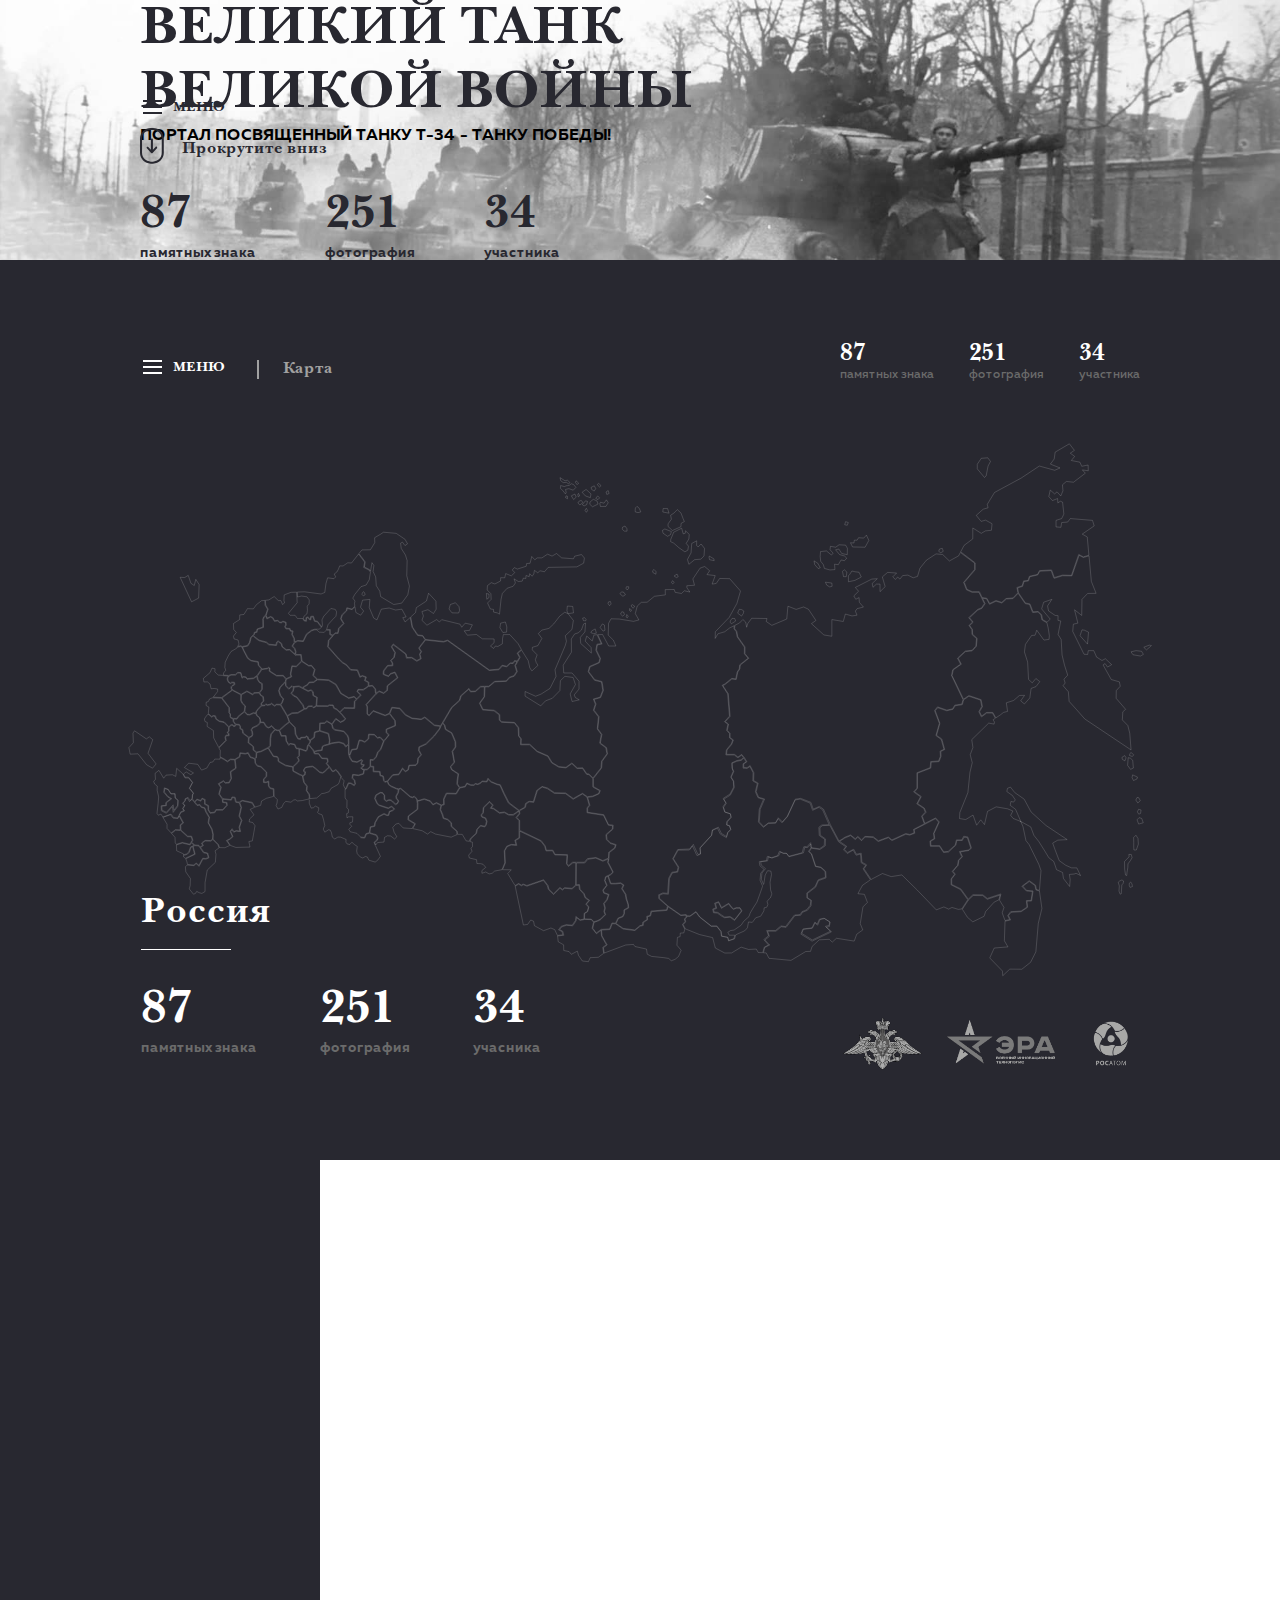
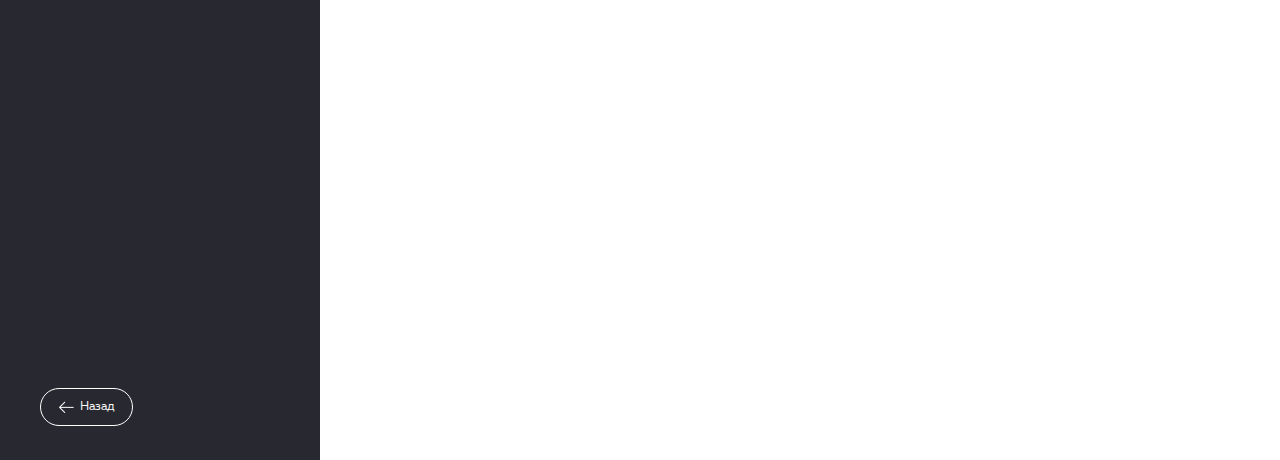
<file: index.html>
<!DOCTYPE html>
<html lang="en">
<head>
    <meta charset="UTF-8">
    <meta name="viewport" content="width=device-width, initial-scale=1.0">
    <meta http-equiv="X-UA-Compatible" content="ie=edge">
    <link rel="stylesheet" href="css/jquery.fullPage.css">
    <link rel="stylesheet" href="css/owl.carousel.min.css">
    <link rel="stylesheet" href="css/owl.theme.default.min.css">
    <link rel="stylesheet" type="text/css" href="css/jquery.fancybox.css">
	<link rel="stylesheet" type="text/css" href="css/jquery.fancybox-thumbs.css">
    <link rel="stylesheet" href="css/style.min.css">
    <title>T-34</title>
</head>
<body>
    <div id="fullpage">
        <div id="main-page" class="section main-page">
            <div class="main-page__menu menu">
                <div class="menu__btn"><span></span></div>
                <div class="menu__text">меню</div>
            </div>
            <!-- /.menu -->

            <div class="main-page__main main-page-main">
                <div class="main-page-main__title">
                    великий танк великой войны
                </div>

                <div class="main-page-main__subtitle">
                    портал посвященный танку т-34 - танку победы!
                </div>

                <div class="main-page__numbers numbers">
                    <div class="numbers__signs">
                        <span id="number-signs">87</span>
                        <span class="numbers__text">памятных знака</span>
                    </div>

                    <div class="numbers__photos">
                        <span id="number-photos">251</span>
                        <span class="numbers__text">фотография</span>
                    </div>

                    <div class="numbers__members">
                        <span id="number-members">34</span>
                        <span class="numbers__text">участника</span>
                    </div>

                </div>
            </div>
            <!-- /.main-page-main -->

            <div class="main-page__btn main-page-btn">
                <div class="main-page-btn__link-block">
                    <a class="main-page-btn__link main-page-btn__icon" href="#map-page">
                        <svg xmlns="http://www.w3.org/2000/svg" width="24" height="36" viewBox="0 0 24 36"><g><g><path d="M12.96 2.044c4.824 0 8.79 3.925 8.79 8.79v14.022c0 4.824-3.926 8.79-8.79 8.79h-2.126c-4.824 0-8.79-3.925-8.79-8.79V10.834c0-4.865 3.966-8.79 8.79-8.79zm10.833 22.812V10.834C23.793 4.864 18.928 0 12.96 0h-2.126C4.864 0 0 4.865 0 10.834v14.022C0 30.825 4.865 35.69 10.834 35.69h2.126c5.968 0 10.833-4.865 10.833-10.834z"/></g><g><path d="M16.966 18.928c-.368-.409-1.022-.409-1.43 0l-2.617 2.862V11.406c0-.572-.45-1.022-1.022-1.022-.573 0-1.022.45-1.022 1.022v10.425l-2.617-2.862c-.368-.409-1.022-.409-1.43 0a.995.995 0 0 0 0 1.308l4.333 4.783c.368.41 1.022.41 1.43 0l4.375-4.783c.327-.408.327-.98 0-1.349z"/></g></g></svg>
                    </a>
                    <a class="main-page-btn__link" href="#map-page">Прокрутите вниз</a>
                </div>
            </div>
            <!-- /.main-page-btn -->
        </div>
    <!-- /#main-page -->

        <div id="map-page" class="section map-page">
            <div class="map-page__menu menu menu_dark-bg">
                <div class="menu__btn menu__btn_dark-bg"><span></span></div>
                <div class="menu__text menu__text_dark-bg">меню</div>
                <div class="menu__descr">Карта</div>
            </div>
            <div class="map-page__info header-info">
                <div class="map-page__numbers numbers numbers_dark-bg">
                    <div class="numbers__signs numbers__signs_small">
                        <span class="numbers__count">87</span>
                        <span class="numbers__text numbers__text_small">памятных знака</span>
                    </div>

                    <div class="numbers__photos numbers__photos_small">
                        <span class="numbers__count">251</span>
                        <span class="numbers__text numbers__text_small">фотография</span>
                    </div>

                    <div class="numbers__members numbers__members_small">
                        <span class="numbers__count">34</span>
                        <span class="numbers__text numbers__text_small">участника</span>
                    </div>
                </div>
            </div>
            <div class="map-page__russia">
               <svg id="mapSvg" xmlns="http://www.w3.org/2000/svg" width="1325" height="691" viewBox="0 0 1325 691"><g><path fill="none" stroke="#fff" stroke-miterlimit="50" stroke-opacity=".3" d="M1050.044 137.205v0l-.998 2.992v0l2.66 1.829v0l3.158-1.829v0l-1.164-3.823v0z"/></g><g><path fill="none" stroke="#fff" stroke-miterlimit="50" stroke-opacity=".3" d="M788.897 220.154v0l4.987 3.823v0l2.327-3.49v0l.665-2.993v0l-2.66-1.829v0l-3.324-.498v0z"/></g><g><path fill="none" stroke="#fff" stroke-miterlimit="50" stroke-opacity=".3" d="M779.09 231.79v0l1.662 2.16v0l5.485-3.49v0l-1.163-3.325v0l-3.49-.166v0l-1.996 2.992v0z"/></g><g><path fill="none" stroke="#fff" stroke-miterlimit="50" stroke-opacity=".3" d="M902.432 180.092v0l8.311 1.164v0l.333 4.156v0l-3.159.83v0l-3.823-2.326v0z"/></g><g><path fill="none" stroke="#fff" stroke-miterlimit="50" stroke-opacity=".3" d="M924.54 166.13v0l1.33 6.815v0h3.49v0l.832-5.985v0l-3.49-2.992v0z"/></g><g><path fill="none" stroke="#fff" stroke-miterlimit="50" stroke-opacity=".3" d="M932.187 171.78v7.814l8.478-1.829v0l8.145-4.322v0l-2.826-6.15v0l-5.32-.665v0l-3.989-.998v0l-2.826 4.489v0z"/></g><g><path fill="none" stroke="#fff" stroke-miterlimit="50" stroke-opacity=".3" d="M934.847 129.06v0l2.66 5.486v0l16.29.332v0l4.82-8.81v0l-3.158-6.816v0l-3.491 3.824v0l-6.65-.499v0l-1.828 3.158v0h-3.657v0l-.498 3.657v0z"/></g><g><path fill="none" stroke="#fff" stroke-miterlimit="50" stroke-opacity=".3" d="M928.53 101.798v0l-1.164 3.99v0l3.325.665v0l1.33-3.491v0z"/></g><g><path fill="none" stroke="#fff" stroke-miterlimit="50" stroke-opacity=".3" d="M919.72 137.205v0l3.823 5.818v0l7.148 1.496v0l.166-8.311v0l-2.327-3.99v0l-8.478-.498v0l-4.322 3.158v0l-6.815-1.164v0l-.499 4.489v0l3.99 4.322v0l-2.161 2.493v0l-6.483-5.32v0l-7.647.832v0l-.499 6.15v0l.665 6.317v0l3.491 4.488v0l1.33 4.82v0l7.148 1.996v0l6.483-.5v0l-.499-6.98v0l4.82.664v0l3.658-6.15v0l4.322.997v0l2.992-3.324v0l-2.992-2.826v0l-6.317-1.829v0l-5.153-6.15v0z"/></g><g><path fill="none" stroke="#fff" stroke-miterlimit="50" stroke-opacity=".3" d="M887.637 152.498v0l.998 4.987v0l4.488 4.987v0l2.66-.997v0l-3.325-5.985v0z"/></g><g id="56"><path fill="none" stroke="#fff" stroke-miterlimit="50" stroke-opacity=".3" d="M1076.973 141.693v0l-2.161 4.322v0l-11.969 6.65v0l-8.644-8.312v0l-8.644-.831v0l-12.467 8.145v0l-8.311 10.306v0l-3.159 10.64v0l-5.651 1.828v0l-6.816-3.491v0l-6.815.665v0l-3.491 4.488v0l-2.992-2.66v0l-2.826 3.159v0l-3.491-3.325v0l4.987-4.987v0l-11.636-.831v0l-6.816 5.818v0l3.658 12.633v0l-6.65 6.483v0-9.807 0h-4.654v0l-4.488 4.156v0l-.998-4.987v0l6.65-6.15v0l-7.148.498v0l-21.278 10.805v0l4.156 4.987v0l-6.15 5.984v0l2.493 4.322v0l4.322-2.161v0l.332 6.15v0l5.32 6.15v0l-8.145 1.996v0l-2.328 3.158v0l2.161 5.32v0l-6.483.997v0l-8.644-2.494v0l-2.66 9.642v0l-14.794-2.494v21.61l-10.306-1.662v0l-16.124-14.629v0l5.818-4.155v0l-9.641-14.462v0l-6.317-2.992v0l-9.641 3.158v0l-10.64-4.156v0l-1.495 16.623v0l-19.283 8.145v0l-7.314-4.986v0l.998-3.824v0l-19.782-.332v0l-5.153 6.981v0l-1.33 4.655v0l-1.33-6.815v0l-3.657-3.159v0l-4.322 4.488v0l-5.984 2.992v0l-.332 4.156v0l2.826 3.657v.166l1.33 6.816v0l9.308 13.132v8.81l4.82 5.652v0l.167.332v0l-.332.167v0l-10.805 8.644v0l-.499 4.986v0l-.166.167v0l-2.494 3.823v0l-1.994 9.309v.332h-.333v0l-5.32-.665v0l-8.643 6.982v0l-2.992 1.496v0l6.815 10.472v0h.166v.167l2.328 29.09v.166l-.167.166v0l-5.984 6.65v0l3.99 2.992v0l.166.166v.166l-1.662 7.813v0l3.49 3.823v0h.167v5.652l3.99 2.826v0l.332.166v0l-.167.333v0l-1.994 5.319v0l-6.15 7.48v0l-.666 5.486v0h10.14v0h.166v0l4.489 3.49v0l4.654-3.158v0l.333-.166v0l.166.332v0l2.66 3.325v0l.332.166v0l3.324 5.32v0l.333.332v0l-.333.166v0l-3.989 2.494v4.654l4.322.333v0l3.657-2.494v0l.333-.332v0l.166.498v0l4.488 8.478v0l.166.166v.167l-.332 10.14v0l5.651 3.324v0l.333.166v0l-.166.167v0l-2.494 10.804v0l3.159 7.148v0l7.314 2.161v0l.498.167v0l-.166.332v0l-5.652 13.132v0l-1.163 16.124v0l5.652 5.985v0l6.15-4.655v0h.166v0l9.143-.332v0l3.324-5.818v0l.167-.499v0l.332.332v0l4.987 4.987v0l6.483-7.48v0l9.974-21.61v0l.166-.166v0l.166-.166v0l6.65-.998v0h.166v0h.166v0l13.132 5.153v0l.166.167v.166l2.826 8.478v0l7.813-3.491v0l.166-.166v0l.166.166v0l4.987 3.324v.167h.166v0l8.81 19.947v0l11.304 21.277v0l7.314-4.654v0-.166 0l7.48-2.992v0h.167v0l.332.166v0l5.652 4.654v0l3.158-2.826v0l.167-.166v0l.332.166v0l4.488 4.322v0l4.322-4.322v0-.166 0h.333v0l10.306.499v0h.166v0h.166v0l6.483 5.153v0l12.966-4.82v0h.167v0l.166.166v0l4.322 3.49v0l17.786-8.145v0h.166v0l5.154 1.164v0l5.485-2.161v0l-.665-4.156v0-.332 0h.166v0l13.798-7.148v0l-3.491-9.641v0-.333 0l.166-.166v0l4.488-4.987v0l-1.829-4.654v0l-8.81-5.819v0l-.332-.166v0l.166-.332v0l4.655-8.81v0l-8.478-5.985v0l-.499-.332v0l.333-.333v0l3.99-4.654v0-19.615 0-.332 0h.332v0l16.789-6.483v0l.665-7.48v0-.5 0h.332v0l9.974-.664v0l2.327-6.15v0l-.332-6.318v0-.332 0l.166-.166v0l4.82-2.161v0l-3.657-12.8v0l-6.649-4.82v0l-.166-.167v0-.166 0l4.488-15.626v0l-6.15-16.29v0l-.166-.166v0l.166-.166v0l3.49-4.489v0l.167-.166v0h.166v0l11.969 4.156v0l7.48-1.662v0l2.66-4.655v0l.166-.166v0h.166v0l8.976-1.33v0l1.496-5.818v0l-14.794-30.919v0h-.166v0-.166 0l1.662-7.646v0l.166-.167v0l9.974-6.981v0l-3.823-7.314v0l-.166-.333v0l.166-.166v0l9.807-9.143v0h.167v0l8.643-.997v0l4.987-5.486v0l.831-9.64v0l-5.651-4.988v0-.166 0l-.166-.166v0l-.167-6.15v0l-3.657-5.32v0l-.166-.333v0l.332-.166v0l4.156-3.99v0l-4.488-5.485v0l-.332-.332v0l.332-.167v0l11.137-10.306v0-.166 0h.167v0l4.986-1.995v0l3.658-5.485v0l-6.982-14.628v0h-8.81v0h-.166v0l-6.982-3.159v0h-.166v0-.166 0l-3.657-9.309v0-.332 0l.166-.167v0l13.963-16.456v0-8.145 0z"/></g><g><path fill="none" stroke="#fff" stroke-miterlimit="50" stroke-opacity=".3" d="M1098.915 33.478v0l9.309 11.138v0l2.16-1.995v0l2.494-12.8v0l3.158-5.984v0l-3.49-4.655v0l-8.478.665v0l-5.153 7.647v0z"/></g><g id="83"><path fill="none" stroke="#fff" stroke-miterlimit="50" stroke-opacity=".3" d="M1243.368 145.184v0l-2.16-23.604v0l-6.484-3.657v0l15.46-10.639v0l-2.162-7.148v0l-28.757-2.327v0l-3.325 4.488v0l-7.813.665v0l-.997 6.15v0l-6.317-.498v0-8.478 0l7.314-2.327v0l2.826-5.818v0l-1.662-15.46v0l-2.826-1.163v0l-3.324 2.16v0l-.333-5.65v0l-6.649 2.659v0l-4.655-5.153v0l1.83-8.478v0l5.65 4.987v0l3.16-2.66v0l4.82 5.32v0l2.826-6.65v0l-.665-7.812v0l5.153-4.322v0l9.143.997v0l15.293-11.636v0l-3.824-4.322v0l7.647 1.164v0l-.166-7.48v0l-8.312 1.662v0l-2.327-5.32v0l-11.137-2.16v0l4.322-5.32v0l-5.652-4.156v0l5.32-3.657v0l-6.484-8.478v0l-18.451 10.805v0l-1.164 8.81v0l-4.987 6.65v0l12.467 4.987v0l-6.815 2.992v0l-19.947-5.486v0l-23.273 15.46v0l-34.741 18.783v0l-9.31 15.293v0l.998 4.489v0l-6.317 1.828v0l-8.976 7.98v0l6.317 7.812v0l5.651-1.662v0l8.478 4.654v0l-.831 8.478v0l-7.813.83v0l-5.32 3.16v0l-10.97-6.982v14.13l-11.304 8.477v0l-4.322 8.311v0l18.618 14.13v0l.166.166v8.81l-14.13 16.457v0l3.491 8.976v0l6.816 2.992v0h8.976v0h.166v0l.167.167v0l3.49 7.48v0l5.819.831v0h.166v0l.166.166v0l3.657 6.65v0l7.979-3.824v0h.166v0l7.314 2.327v0l5.652-4.986v0h.166v0l8.644-.665v0l6.483-6.65v0l-1.163-6.482v0l-.167-.333v0l.333-.166v0l6.483-1.995v0l1.828-6.15v0-.333 0h.333v0l5.485-.499v0l1.663-5.153v0l.166-.332v0h.166v0l10.14-2.327v0l2.66-4.821v0-.166 0h.332v0l14.96-.831v0h.333v0l.167.166v0l3.49 9.641v0l10.473-3.158v0h.166v0l11.47.332v0l9.309-26.763v0l.166-.332v0l.332.166v0l5.652 2.992v0z"/></g><g><path fill="none" stroke="#fff" stroke-miterlimit="50" stroke-opacity=".3" d="M1314.348 264.37v0l3.49 3.325v0l6.484-5.485v0l-2.826-.665v0z"/></g><g><path fill="none" stroke="#fff" stroke-miterlimit="50" stroke-opacity=".3" d="M1286.089 406.83v0l.499 2.493v0l3.324 1.994v0l1.496-3.99v0l-1.662-2.825v0z"/></g><g><path fill="none" stroke="#fff" stroke-miterlimit="50" stroke-opacity=".3" d="M1296.395 401.842v0l-.498 2.494v0l3.657 1.33v0l1.828-2.161v0l-3.49-2.993v0z"/></g><g><path fill="none" stroke="#fff" stroke-miterlimit="50" stroke-opacity=".3" d="M1294.234 407.162v0l-.83 9.973v0l3.822 5.153v0l3.658-1.662v0l-.832-9.974v0l-2.826-2.66v0z"/></g><g><path fill="none" stroke="#fff" stroke-miterlimit="50" stroke-opacity=".3" d="M1299.886 429.436v0l-.665 3.657v0l1.829 3.657v0l4.488-1.994v0l.665-2.494v0z"/></g><g><path fill="none" stroke="#fff" stroke-miterlimit="50" stroke-opacity=".3" d="M1305.704 458.693v0l-1.662 3.324v0l2.66 3.824v0l3.158-2.993v0l-1.995-3.823v0z"/></g><g><path fill="none" stroke="#fff" stroke-miterlimit="50" stroke-opacity=".3" d="M1306.036 477.31v0l1.829 2.992v0l2.327-.997v0l.665-4.488v0l-3.158-.831v0z"/></g><g><path fill="none" stroke="#fff" stroke-miterlimit="50" stroke-opacity=".3" d="M1308.198 484.79v0l-2.494 2.827v0l1.995 5.485v0l5.984-1.662v0l-1.995-5.652v0z"/></g><g><path fill="none" stroke="#fff" stroke-miterlimit="50" stroke-opacity=".3" d="M1304.208 507.564v0l-2.992 2.992v0l.166 6.317v6.65l.166 3.157v0h3.159v0l2.66-7.646v0l-.5-7.314v0z"/></g><g><path fill="none" stroke="#fff" stroke-miterlimit="50" stroke-opacity=".3" d="M1295.065 532.332v0l3.159.166v0l.997 4.156v0l-2.16 3.657v0l-3.16 4.322v0l-.166 4.655v0l-.997 5.984v0l-.499 4.488v0l-1.496-.665v0l-1.163-7.813v0l-.166-9.64v0l3.823-4.157v0l2.16-1.828v0z"/></g><g><path fill="none" stroke="#fff" stroke-miterlimit="50" stroke-opacity=".3" d="M1283.762 583.863v0l1.496-.665v0l.665-11.303v0l1.828-2.161v0l.499-2.992v0l-2.161-1.33v0l-3.159 1.496v0l-1.662 1.496v0l1.496 4.82v0l-.498 6.484v0z"/></g><g><path fill="none" stroke="#fff" stroke-miterlimit="50" stroke-opacity=".3" d="M1295.564 572.56v0l.998 2.493v0l3.158-1.163v0l-.665-3.325v0l-1.662-2.493v0l-1.829 1.662v0z"/></g><g><path fill="none" stroke="#fff" stroke-miterlimit="50" stroke-opacity=".3" d="M1234.392 241.763v0l-2.494 7.647v0l9.642 10.805v0l1.33-15.46v0l-5.32-2.493v0z"/></g><g><path fill="none" stroke="#fff" stroke-miterlimit="50" stroke-opacity=".3" d="M1297.891 270.189v0l2.494 3.823v0l9.641 1.662v0l3.823-2.16v0l-2.327-3.99v0l-7.148-.831v0z"/></g><g id="31"><path fill="none" stroke="#fff" stroke-miterlimit="50" stroke-opacity=".3" d="M1123.018 355.63v0l5.818-3.823v0l3.99-3.158v0l5.319-1.33v0l-1.663-11.137v0l9.476-2.992v0l7.48-6.483v0l6.65-.167v0l-4.988 7.148v0l4.82 3.99v0l6.982-7.813v0l1.663-12.301v0l6.317-2.327v0l4.986-6.483v0l-5.153-3.99v0l-4.654 5.652v0l-4.82-4.488v0l-1.164-22.441v0l-4.156-13.132v0l1.33-9.808v0l7.979-11.47v0l4.488-.332v0l2.16-6.483v0l9.31 12.8v0l6.649-.998v0l.332-4.82v0l-1.496-9.808v0l-1.662-6.815v0l-6.15-3.491v0l-.167-.166v0l-.166-.166v0l-1.164-6.317v0l-3.99-3.657v0l-6.482.499v0h-.332v0l-.167-.167v0l-3.823-10.14v0l-5.652-1.163v0l-.166-.167v0l-8.976-13.132v0l-6.317 6.65v0l-.166.166v0h-.166v0l-8.478.498v0l-5.652 5.154v0l-.166.166v0l-.333-.166v0l-7.314-2.328v0l-7.979 3.824v0l-.498.166v0l-.167-.333v0l-3.823-6.815v0l-4.987-.665v0l3.159 6.815v0l.166.167v0l-.166.332v0l-3.824 5.652v0l-.166.166v0l-5.153 2.161v0l-10.805 9.974v0l4.488 5.32v0l.333.332v0l-.333.332v0l-4.322 3.99v0l3.491 5.153v.166l.332 6.15v0l5.652 4.987v0l.166.167v.166l-.997 9.974v.332l-5.153 5.652v0l-.166.166v0h-.166v0l-8.644.997v0l-9.31 8.644v0l3.824 7.314v0l.166.333v0l-.332.166v0l-10.14 7.148v0l-1.496 7.314v0l14.794 30.586v0l6.816-4.654v0h.166v0h.166v0l15.293 5.153v0h.333v.332l1.662 8.478v.333l-3.657 6.649v0l2.66 5.485v0l6.15-4.488v0l.166-.166v0h.166v0h7.813v0h.166v0l.167.332v0z"/></g><g id="46"><path fill="none" stroke="#fff" stroke-miterlimit="50" stroke-opacity=".3" d="M1134.82 618.772v0l-.83 25.433v0l4.653 7.812v0l-17.786 1.496v0l-5.818 12.8v0l16.457 16.955v0l.332 6.151v0l9.143-8.644v0l15.625.166v0l11.304-8.976v0l6.815-13.465v0l3.159-36.903v0l4.654-19.282v0l-3.158-22.607v0l-4.489-1.33v0h-.166v0-.333 0l-1.163-5.319v0l-7.314-5.32v0l-8.312 6.151v0l4.82 5.32v0l7.98.664v0l.332.167v.332l-1.828 12.301v.333h-.333v0l-5.652.166v0l.832 7.813v.166l-.167.166v0l-7.979 5.32v0l-.166.166v0l-13.132.83v0l-3.324 4.323v0l2.493 5.153v0l.332.498v0h-.498v0z"/></g><g id="78"><path fill="none" stroke="#fff" stroke-miterlimit="50" stroke-opacity=".3" d="M1127.672 591.51v0l5.819 9.475v0l-2.328 6.982v0l3.657 9.973v0l5.985-1.33v0l-2.328-4.82v0l-.166-.166v0l.166-.333v0l3.491-4.654v0l.167-.167v0h.166v0l13.298-.83v0l7.647-5.154v0l-.832-7.979v0-.498 0h.333v0l5.818-.167v0l1.662-11.47v0l-7.646-.664v0h-.167v0l-.166-.167v0l-5.32-5.651v0l-.332-.333v0l.5-.332v0l8.81-6.65v0l.332-.166v0l.166.167v0l7.813 5.485v0l.166.166v.167l.997 5.319v0l3.99 1.163v0l1.994-25.599v0l-2.825-8.145v0l-12.634-25.6v0l-3.99-4.986v0l-3.823-17.953v0l-2.493-5.984v0l-.831-.998v0l-9.475-3.823v0l-3.158-3.99v0l2.825-5.651v0l-6.981-2.826v0l-14.629-2.494v0l-11.137 5.818v0l-3.99 17.122v0l-4.82-6.15v0l-5.32 6.981v0l-4.654-13.132v0l-9.475 5.818v0l-7.979-1.33v0l.333-7.646v0l10.472-25.932v0l2.66-26.098v0l2.992-12.633v0l-2.66-10.307v0l3.491-9.308v0l-1.496-10.14v0l21.942-21.444v0l6.982 1.33v0l.499-2.66v0l-1.829-2.992v0l2.992-1.995v0l-3.823-6.649v0h-7.48v0l-6.317 4.82v0l-.333.167v0l-.332-.333v0l-2.992-6.15v0l-.166-.166v0l.166-.333v0l3.657-6.649v0l-1.662-8.145v0l-14.961-4.987v0l-6.816 4.654v0l-1.662 5.985v.166l-.332.166v0l-8.977 1.33v0l-2.66 4.488v0l-.165.166v0h-.167v0l-7.812 1.829v0h-.167v0l-11.636-3.99v0l-3.158 3.99v0l5.984 16.124v0l.166.166v0l-.166.167v0l-4.322 15.293v0l6.65 4.654v0l.165.166v0l3.658 13.465v0l.166.332v0h-.333v0l-4.82 2.328v0l.332 6.15v.166l-2.493 6.483v.333h-.333v0l-9.807.665v0l-.665 7.48v.332h-.333v0l-16.789 6.483v19.615l-.166.167v0l-3.657 4.322v0l8.478 5.984v0l.166.166v0l-.166.333v0l-4.489 8.81v0l8.478 5.652v0h.166v.166l2.161 5.153v.166l-.166.333v0l-4.654 4.82v0l3.324 9.309v0l13.631-6.982v0l.333-.166v0l.166.166v0l4.488 4.987v0l.166.167v0l-.166.166v0l-6.65 14.462v0l.832 6.981v.333l-.333.166v0l-4.986 2.826v0l.332 5.652v0h11.304v0h.166v0l.166.332v0l4.987 7.647v0l5.652-.499v0l9.142-8.311v0l1.496-6.317v0-.333 0h.333v0h6.982v0l1.994-4.34v0l.166-.333v0h.333v0l4.82.831v0h.333v.333l4.488 13.797v0l.167.166v0l-.167.166v0l-2.992 2.992v0l-.166.167v0h-.166v0l-10.971 1.828v0l2.66 5.818v0l.166.333v0l-.167.166v0l-4.488 4.654v0l-.997 6.317v.166h-.167v0l-6.482 7.647v0l2.825 3.49v0l.167.167v0l-.167.332v0l-4.488 5.818v7.148l11.802 5.818v0h.167v.167l9.475 13.132v0l5.818-5.652v0l.166-.166v0h.166v0l12.634.166v0l.166.166v0h.166v0l5.486 4.488v0l16.955-5.652v0l.665-.166v0l-.166.665v0z"/></g><g id="12"><path fill="none" stroke="#fff" stroke-miterlimit="50" stroke-opacity=".3" d="M1079.632 603.312v0l6.483 10.306v0l6.982 5.985v0l14.628-7.148v0l1.995-6.15v0l11.137-12.302v0l5.984-2.826v0l1.663-6.316v0l-16.457 5.485v0l-.166.166v0l-.167-.166v0l-5.818-4.654v0l-12.3-.166v0l-6.151 5.818v0z"/></g><g id="2"><path fill="none" stroke="#fff" stroke-miterlimit="50" stroke-opacity=".3" d="M961.61 564.747v0l14.628-7.647v0l11.303 3.99v0l13.797-2.161v0l19.948 19.615v0l24.602 25.6v0l9.807-3.824v0l6.15 2.826v0l4.323-2.161v0l8.145 2.493v0l4.488-.498v0l7.813-11.969v0l-9.475-13.132v0l-11.803-5.984v0h-.332v0-.333 0-7.48 0-.166 0h.166v0l4.322-5.818v0l-2.826-3.491v0l-.166-.166v0l.166-.333v0l6.65-7.646v0l1.163-6.317v0-.166 0l4.322-4.655v0l-2.826-6.15v0l-.166-.499v0l.499-.166v0l11.47-1.829v0l2.66-2.66v0l-4.323-13.298v0l-4.322-.665v0l-2.16 4.156v.166h-.333v0h-6.816v0l-1.33 6.151v0l-.166.166v0l-9.309 8.644v0h-.166v0h-.166v0l-5.984.499v0h-.167v0l-.166-.333v0l-5.153-7.646v0h-11.304v0h-.332v0-.333 0l-.499-6.316v0-.333 0h.333v0l4.987-2.992v0l-.831-6.815v0-.167 0h.166v0l6.483-14.295v0l-3.99-4.488v0l-27.594 14.295v0l.665 4.156v0l.166.332v0l-.332.167v0l-5.984 2.16v0l-.167.167v0l-5.153-1.164v0l-17.786 8.145v0l-.333.167v0l-.166-.167v0l-4.322-3.657v0l-12.8 4.821v0h-.332v0h-.166v0l-6.483-5.153v0l-10.306-.499v0l-4.322 4.488v0l-.167.167v0l-.332-.167v0l-4.654-4.322v0l-2.993 2.826v0l-.332.167v0l-.333-.167v0l-5.651-4.82v0l-7.314 2.992v0l-6.982 4.488v0l8.81 5.984v0l.333.167v0l-.167.498v0l-2.66 3.657v0l4.156 3.99v0l7.315-3.99v0l.332-.332v0l.332.498v0l3.491 6.151v0l5.652-1.33v0h.499v.333l.83 11.303v0l5.819 3.159v0l.332.332v0l-.166.333v0l-3.324 4.654v0z"/></g><g id="64"><path fill="none" stroke="#fff" stroke-miterlimit="50" stroke-opacity=".3" d="M1155.599 490.609v0l-.333-.831v0l12.8 6.981v0l4.156 10.971v0l6.317 7.98v0l7.646 12.134v0l5.32 8.81v0l6.316 4.82v0l1.995 5.653v0l1.662 4.987v0l7.813 3.657v0l1.164 7.812v0l7.979 10.307v0l.665-8.977v0l-.998-6.649v0l6.15-.499v0l2.494-.997v0l5.818 2.992v0l-4.82-9.974v0h-6.816v0l-7.48-3.324v0l-8.478-5.984v0l-5.32-13.964v0l-3.158-8.81v0l6.65-3.823v0l12.134-.665v0l-27.428-18.285v0l-19.282-17.454v0l-8.977-16.623v0l-12.134-8.478v0l-5.652-7.148v0l-3.823 1.662v0l-.831 4.156v0l7.147 4.987v0l3.824 5.818v0l-2.161 2.826v0l-3.491-.831v0l-.998 4.987v0l6.982 5.153v0l6.815 15.792v0l-.498-.167v0z"/></g><g id="11"><path fill="none" stroke="#fff" stroke-miterlimit="50" stroke-opacity=".3" d="M117.663 394.694v0l1.829 3.325v0l-.333 7.98v0l5.486 2.991v0l3.99 2.66v0l3.823-2.66v0h.166v0l5.652.333v0l5.818-3.657v0l.665-4.489v0-.332 0h.498v0l6.483.831v0l3.491-.997v0l.333-.167v0l.166.333v0l2.66 5.153v0l5.818 2.161v0l1.33-1.164v0l.332-6.483v0l-3.823-2.825v0l-.167-.167v0-.166 0l-.166-4.156v0l-2.493-2.327v0l-3.657-2.66v0l-.167-.166v0-.166 0l.499-6.483v0l-7.314-5.652v0h-.166v0-.166 0l-.665-4.322v0l-2.66-1.33v0l-.332-.166v0-.166 0-2.66 0l-.998-1.995v0l-4.155-.332v0l-.832 1.828v.167h-.166v0l-1.828.332v0h-.167v0l-.166-.166v0l-1.163-1.496v0h-1.663v0l-2.826 2.493V372.586l-1.662 2.327v0l1.496.998v0h.166v2.493l.167.499v0h-.499v0l-2.992-.167v0l-1.164 1.995v0l.831 4.156v.166l-.166.166v0z"/></g><g id="6"><path fill="none" stroke="#fff" stroke-miterlimit="50" stroke-opacity=".3" d="M103.534 350.81v0l-3.159 3.823v0l-1.496 2.494v0l.665 3.158v0l3.159 1.496v0l-.333 4.987v0l8.145 5.32v0l.333 9.474v0l6.483 12.301v0l8.976-9.142v0l-.83-3.99v0-.166 0l1.329-2.493v0l.166-.167v0h.333v0l2.66.167v0-1.663 0l-1.497-1.163v0l-.332-.167v0l.166-.332v0l1.829-2.494v0-4.488 0l-5.985-6.15v0l-5.984-1.164v0l-.166-.166v0l-4.156-2.826v0h-.166v0-.166 0l-1.164-3.491v0l-1.995-.332v0l-2.16 1.163v0l-.333.166v0l-.166-.332v0z"/></g><g id="28"><path fill="none" stroke="#fff" stroke-miterlimit="50" stroke-opacity=".3" d="M109.186 329.699v0l-3.657 1.496v0l-1.663 3.49v0l-2.66.666v0l-.166 4.322v0l3.657 2.16v0l-.83 8.146v0l4.321 3.823v0l1.995-1.164v0l.166-.166v0l.166.166v0l2.494.333v0h.166v0l.166.332v0l.998 3.657v0l3.99 2.66v0l5.983 1.33v0h.167v0h.166v0l5.818 6.15v0l2.66-2.493v0h.166v0h.166v0h1.995v0h.332v0l1.164 1.496v0l1.163-.332v0l.665-1.497v0l-2.66-3.657v0-.166 0l-.332-3.49v0l-2.826-.998v0h-.166v0-.166 0l-.831-1.829v0-.166 0-2.992 0l-1.33-1.662v0l-.166-.167v0-.166 0-6.317 0l-9.475-12.3v0z"/></g><g id="7"><path fill="none" stroke="#fff" stroke-miterlimit="50" stroke-opacity=".3" d="M122.65 300.775v0l-5.984-.499v0l-4.322-4.156v0l.332-3.99v0l-3.99-.83v0l-2.493 5.818v0l-8.643 7.48v0l.664 4.655v0l4.489-.167v0l3.49 2.826v0l1.33 6.15v0l3.99-.498v0l4.488.831v3.159l-5.652 7.314v0l10.639.498v0l13.464-9.807v0l-.997-1.662v0l-.166-.167v0-.166 0-2.16 0-.167 0h.166v0l1.662-1.662v0l2.328-1.33v0l-.333-1.829v0l-2.66-.166v0l-1.496.997v0l-.166.167v0h-.332v0l-2.327-1.496v0h-.167v0-.167 0l-1.496-2.826v0-.166 0l-.166-2.493v0-.167 0-.166 0l1.496-2.327v0l-6.483-.499v0h-.166v0z"/></g><g id="68"><path fill="none" stroke="#fff" stroke-miterlimit="50" stroke-opacity=".3" d="M141.434 264.038v0l-.997 1.662v0l-7.148 4.156v0l-3.657 5.818v0l-3.823 7.98v0l-.5 6.648v0l1.164 3.824v0l-2.825 3.49v0l-.167 2.66v.166l6.816.333v0l2.826-1.164v0h.166v0h5.485v0l2.826-2.66v0l.167-.166v0h.166v0l3.99.333v0h.332v.166l1.662 5.818v0l1.496-.831v0l.166-.166v0l.167.166v0l2.992.332v0h.166v.167l1.496 2.16v0l7.813-.83v0l4.488-2.993v0l5.153-7.314v0l.333-1.828v0l-3.658-4.322v0-.167 0l-.498-3.823v0l-8.81-1.662v0h-.167v0l-4.155-3.158v0h-.167v0l-5.485-10.473v0l-1.829-4.322v0l-1.662-.831v0l-3.325.831v0h-.166v0z"/></g><g id="43"><path fill="none" stroke="#fff" stroke-miterlimit="50" stroke-opacity=".3" d="M121.82 329.865v0l9.308 12.3v0l.166.167V348.815l1.33 1.662V353.802l.831 1.496v0l2.826.997v0l4.322.167v0l1.496-2.494v0l8.311-6.815v0l.832-6.816v0l-3.491-3.158v0l-.166-.166v0l-1.829-3.99v0-.166 0l.166-6.981v0l-10.97-5.819v0z"/></g><g id="30"><path fill="none" stroke="#fff" stroke-miterlimit="50" stroke-opacity=".3" d="M150.743 347.984v0l-7.98 6.483v0l-1.495 2.66v0l-.166.166v0h-.167v0l-4.322-.166v0l.333 3.158v0l2.493 3.49v0l4.489.333v0h.332v.166l1.33 2.328v2.659l2.826 1.33v0l.166.166v.167l.665 4.322v0l7.148 5.485v0l3.49-1.496v0l.832-2.16v0l-.499-3.492v0l-.997-2.16v0l-.167-.167v0l.167-.166v0l1.496-2.66v0l.166-.166v0l5.984-2.826v0l3.657-3.158v0l.166-3.99v0l-.83-2.66v0l-3.325-2.493v0-.166 0l-1.164-2.826v0l-2.992-.332v0l-4.82 2.16v0h-.167v0l-3.49-.332v0h-.167v0-.166 0z"/></g><g id="70"><path fill="none" stroke="#fff" stroke-miterlimit="50" stroke-opacity=".3" d="M171.355 361.781V362.612l-.166.166v0l-3.657 3.325v0h-.166v.166l-5.984 2.66v0l-1.33 2.327v0l.83 1.995v.166h.167v0l.499 3.657v.166l-.998 2.494v0h-.166v0l-.166.166v0l-3.49 1.662v0l-.5 6.15v0l3.491 2.494v0h.167v0l2.493 2.494v0l.166.166v0l.166 4.156v0l3.658 2.826v0l5.319-.998v0l10.639-5.485v0l1.33-1.829v0l.166-8.81v0-.166 0l.997-5.985v0-.166 0h.166v0l4.655-5.485v0l-3.824-4.156v0l-2.16 1.33v0h-.167v0l-1.828.665v0h-.167v0h-.166v0l-2.992-1.829v0l-.166-.166v0l-2.66-4.82v0z"/></g><g id="74"><path fill="none" stroke="#fff" stroke-miterlimit="50" stroke-opacity=".3" d="M146.753 325.876v0l-.166 6.981v0l1.663 3.657v0l3.657 3.491v0l.166.166v.166l-.831 6.982v0l2.992 3.657v0l3.158.166v0l4.655-2.16v0h.166v0h.166v0l2.992.332v0l.333-1.829v0-.166 0l2.16-2.992v0l4.323-4.655v0-2.992 0-.166 0h.166v0l2.66-2.66v0l-.665-5.319v0l-2.993-1.995v0h-.166v0-.166 0l-1.496-2.826v0l-6.483.333v0l-1.662 1.994v0l-.166.167v0l-.333-.167v0l-5.818-3.49v0l-1.496-.499v0z"/></g><g id="60"><path fill="none" stroke="#fff" stroke-miterlimit="50" stroke-opacity=".3" d="M172.851 340.171v0l-4.322 4.655v0l-2.16 2.826v0l-.333 1.994v0l1.164 2.826v0l3.158 2.66v0h.166v.166l.831 2.826v0h.167v.166l-.167 2.66v0l4.489.332v0h.166v0l.166.167v0l2.66 4.82v0l2.66 1.662v0l1.828-.498v0l2.327-1.662v0l.333-.167v0l.332.333v0l4.156 4.488v0l2.66.997v0h2.493v0l8.311-7.48v0h.167v0l4.322-3.158v0l-.998-2.826v0l-1.662-4.488v0l-8.644-14.462v0l-5.153-.167v0l-1.829 1.663v0l-.166.166v0l-.332-.166v0l-1.995-1.33v0l-1.995-1.496v0l-.997.83v0h-.167v.167l-3.657.831v0h-.166v0h-.166v0l-1.995-.997v0l-1.33 1.33v0l-.166.166v0h-.166v0z"/></g><g id="19"><path fill="none" stroke="#fff" stroke-miterlimit="50" stroke-opacity=".3" d="M169.86 322.717v0l1.163-1.496v0l1.995-2.826v0-6.649 0l-3.159-1.829v0l-2.493-3.823v0-.166 0l-.665-3.823v0l-4.156 2.826v0h-.166v0l-8.145.83v0h-.166v0l-.167-.166v0l-1.496-2.16v0l-2.66-.5v0l-1.828 1.164v0l-.499.167v0l-.166-.499v0l-1.662-5.984v0l-3.491-.166v0l-2.992 2.825v0h-.166v0h-.167v0h-5.485v0l-2.66 1.164v0l-1.496 2.66v0l.166 2.493v0l1.33 2.66v0l1.995 1.163v0l1.496-1.163v0h.166v0l3.159.166v0h.332v0l.166.332v0l.333 2.328v.332l-.166.166v0l-2.494 1.496v0l-1.496 1.33v1.995l1.164 1.829v0l11.137 5.818v0l6.982-4.156v0h.166v0h.166v0l1.829.665v0h.166v0l5.485 3.324v0l1.496-1.828v0-.166 0h.167v0z"/></g><g id="35"><path fill="none" stroke="#fff" stroke-miterlimit="50" stroke-opacity=".3" d="M167.532 301.606v0l.665 4.156v0l2.161 3.657v0l3.325 1.662v0l.166.166v7.481l-2.161 2.992v0l-1.164 1.496v0l1.33 2.826v0l3.158 1.994v0h.167v.167l.665 5.818v.166l-.167.166v0l-2.66 2.494v2.493l3.658-.166v0l1.496-1.33v0l.166-.166v0h.332v0l2.161.997v0l3.325-.831v0l1.164-.997v0l.332-.167v0l.166.167v0l2.328 1.662v0l1.828 1.163v0l1.662-1.496v0-.166 0h.167v0l5.485.166v0l1.995-2.992v0l1.33-3.99v0l-1.33-1.163v0l-2.327-2.992v0l-.167-.166v0l-1.828-5.984v0l-.166-.167v0h.166v0l1.33-4.322v0l4.488-5.153v0l2.826-2.66v0l.499-2.992v0l-3.491-4.155v0H192.3v0h-.166v0l-9.309-5.984v0h-.166v0-.333 0l.332-3.49v0l-1.163-.5v0l-.998.998v0h-.166v0l-7.813 1.164v0l-.166.664v.167z"/></g><g id="8"><path fill="none" stroke="#fff" stroke-miterlimit="50" stroke-opacity=".3" d="M203.604 309.751v0l-2.161 1.995v0l-4.488 4.987v0l-1.33 3.99v0l1.995 5.817v0l2.327 2.993v0l1.33 1.33v0l.332.166v0l-.166.332v0l-1.496 4.156v0l-1.995 3.158v0l8.312 13.963v0l5.818-3.49v0h.166v0l7.314-.333v0l8.145-4.82v0l-1.828-4.655v0l-7.813-10.14v0l-3.99-1.828v0l-3.158-3.325v0l-.166-.166v0l.166-.333v0l2.327-2.992v0l.831-3.657v0l-1.828-1.828v0l-3.99 3.324v0l-.332.166v0l-.166-.166v0l-3.824-3.99v0-.166 0-.166 0z"/></g><g id="14"><path fill="none" stroke="#fff" stroke-miterlimit="50" stroke-opacity=".3" d="M214.243 316.068v0l.664.499v0l.167.166v0l-.167.166v0l-.997 3.99v.166l-2.16 2.66v0l2.825 2.992v0l3.823 1.828v0h.166v0l8.146 10.306v.167l1.662 4.654v0l2.66-.499v0l1.828-2.66v0l.166-.166v0h.167v0l4.82-.332v0h.167v0h.166v0l1.828 1.829v0l3.159-1.663v0l.83-10.638v0l-4.82-2.66v0h-.166v0-.333 0l-.166-4.322v0l-2.328-1.994v0l-3.49 1.163v0l-.167.167v0l-.166-.167v0l-11.636-6.15v0z"/></g><g id="24"><path fill="none" stroke="#fff" stroke-miterlimit="50" stroke-opacity=".3" d="M226.211 316.9v0l6.982 3.656v0l3.49-1.163v0h.167v0l.332.166v0l2.494 2.16v.333l.332 4.322v0l4.82 2.66v0h.167v.332l-.831 10.639v0h14.296v0l1.828-1.164v0h.166v0l4.82.167v0h.167v0l.166.166v0l1.33 3.657v0l3.823 1.662v.166l3.325 3.325v0l5.32-5.486v0h.166v0h.166v0l12.8.167v0l.332-8.146v0-.166 0l2.493-2.826v0l-2.825-2.826v0l-6.816 1.829v0h-.166v0-.166 0l-10.306-5.985v0h-.167v0-.166 0l-6.316-11.303v0l-9.31-5.652v0l-14.295-.831v0l-4.82 3.49v0h-.167v0l-5.652.333v0l-1.662 2.493v.167z"/></g><g id="72"><path fill="none" stroke="#fff" stroke-miterlimit="50" stroke-opacity=".3" d="M204.767 304.93v0l6.15-2.825v0l-.83-2.826v0h-.166v0-.166 0l1.994-10.473v0-.332 0h.333v0l5.32.498v0l6.814-6.649v0l-.997-7.646v0h-6.483v.332l-.665-.499v0l-7.148-6.483v0l-4.488.333v0l-.166-.166v0l-5.153-4.156v0h-.166v0-.166 0l-.998-3.824v0l-3.823-2.825v0l-1.33 1.163v0l-.665 3.491v0l-.166.332v0h-.332v0l-9.475-.83v0h-.167v0h-.166v0l-3.158-2.827v0l-9.31-2.493v0h-.165v0l-4.821-3.657v0h-.166v0l-2.494-2.66v0l-2.66 2.494v0l-1.33 6.15v.166h-.165v0l-2.66 4.322v0l-.166.167v0h-.167v0l-6.483 1.163v0l1.663 3.99v0l5.485 10.306v0l4.156 2.992v0l8.81 1.496v0l.333.166v.167l.498 4.155v0l3.657 4.322v0l.167.166v0l-.167.167v.498l7.48-.997v0l1.164-1.164v0l.167-.166v0l.332.166v0l1.496.832v0h.333v0l-.167.332v0l-.166 3.49v0l8.976 5.819v0l8.312-.166v0h.332v.166z"/></g><g id="85"><path fill="none" stroke="#fff" stroke-miterlimit="50" stroke-opacity=".3" d="M244.496 305.928v0l-5.32-4.987v0l-.165-.166v0l.166-.166v0l1.995-7.314v0l-3.99-4.821v0l-3.324.166v0h-.167v0-.166 0l-8.81-5.652v0l-6.815 6.65v0l-.166.165v0h-.167v0l-5.153-.498v0l-1.828 9.974v0l.997 3.158v.332l-.166.167v0l-6.65 2.992v0l-.664 3.158v0l.332 4.987v0l3.491 3.657v0l3.99-3.325v0l.166-.166v0l.332.166v0l.998.998v0l7.646-.831v0h.166v0h.167v0l3.823 1.994v0l6.982-4.155v0l1.662-2.66v0-.166 0h.332v0l5.652-.333v0z"/></g><g id="42"><path fill="none" stroke="#fff" stroke-miterlimit="50" stroke-opacity=".3" d="M234.689 461.352v0l-.167 4.821v0l2.494 6.317v0l3.158-.665v0l2.161-1.995v0l4.488 2.161v0l-.166 3.158v0l-1.33 2.826v0l1.496 1.663v0l4.322 1.496v0l1.829 6.15v0l1.662 7.647v0l-1.995 4.654v0l1.995 3.99v0l4.987-3.159v0l2.161.665v0l1.496 3.325v0l1.164 5.651v0l3.158 2.328v0l3.99-2.494v0l3.657.166v0l6.981 2.993v0l-.332 3.324v0l1.662 2.494v0l3.491.665v0l2.66-2.993v0l3.158 2.993v0l3.823 2.493v0l-.83 5.984v0l.83 3.491v0l3.99 4.322v0l3.158 1.164v0l3.325-1.995v0l2.66.831v0l1.828 3.99v0l8.145 2.493v0l3.325-2.493v0l3.49-4.987v0l-6.15-13.465v0l-.499-.332v0l-.166-.167v0-.166 0l-1.33-3.99v0-.166 0l.167-.332v0l3.324-2.493v0l.831-2.494v0l-1.662-3.49v0l-8.644-2.66v0l-3.99.997v0l-1.994 4.987v0l-.166.166v0H306v0l-5.153-.499v0h-.166v0sv0l-8.81-1.994v0h-.167v0-.167 0l-1.994-3.657v0-.332 0l.166-.166v0l3.324-3.657v0l-2.16-2.328v0-.332 0-2.161 0l.166-.332v0h.166v0l3.158-.998v0l.333-5.32v0l-4.488.167v0l-2.161 1.496v0l-.5.333v0l-.165-.665v0l-.665-6.317v0l-.166-.333v0h.332v0l1.995-.83v0l.332-3.824v0l-2.16-2.16v0-.167 0-.166 0l.165-8.81v0l-2.327-3.491v0l-.166-.167v0-11.968 0l-2.327-5.153v0-.166 0-.167 0l.997-4.654v0l-3.158-3.49v.498l-1.662 5.32v.165l-1.33 2.328v.166h-.167v0l-9.142 5.153v0l-2.327 4.322v0h-.167v.166l-6.483 1.995v0l-3.324.499v0l-6.483 5.651v0h-.166v0l-9.31.832v0z"/></g><g id="63"><path fill="none" stroke="#fff" stroke-miterlimit="50" stroke-opacity=".3" d="M189.142 457.53v0l4.156 3.822v0l-.5 4.489v0l-1.163 3.324v0l2.494 4.488v0l4.82-2.16v0l2.328-4.821v0l2.826-2.992v0l6.649 1.163v0l3.823-2.992v0l2.493-.166v0l1.995 1.496v0l6.65-.499v0l4.986-1.33v0l3.491-.665v0l.166-.332v0l.166-2.826v0l-.498-2.493v0l-3.159-4.821v0l-.166-.166v0-.167 0l.499-5.651v0l-3.823-4.821v0-.166 0l-1.33-5.32v0l-.333-3.158v0l-2.992-.997v0h-.166v0l-9.143-4.987v0l-.166-.166v0-.167 0l-.166-5.153v0l-8.976-1.496v0h-.167v0l-9.641-5.652v0l-.166-.166v0-.166 0-3.158 0l-1.33-2.328v0l-4.654-.498v0h-.167v0l-.166-.166v0l-6.65-10.64v0l-9.142 4.655v0h-.166v0l-5.153.998v0l-.499 6.483v.332l-1.496 1.33v0l.333 5.153v0l2.826 3.49v0l3.989.998v0h.166v0l7.314 7.148v0l.167.166V431.431l-3.325 3.657v0l-.166 3.49v0l2.66.167v0l2.992-1.163v0l.498-.333v.665l.333 5.818v0l1.828 2.66v0l4.156.83v0l.332.167v.332z"/></g><g id="61"><path fill="none" stroke="#fff" stroke-miterlimit="50" stroke-opacity=".3" d="M226.544 430.766v0l.332 2.992v0l1.33 5.32v0l3.657 4.654v0l.166.166v.166l-.499 5.819v0l3.325 4.654v.166l.332 2.66v2.826l8.977-.831v0l6.483-5.486v0-.166 0h.166v0l3.325-.499v0l6.15-1.995v0l2.327-4.155v0-.167 0h.166v0l9.143-5.153v0l1.164-2.16v0l1.662-5.32v0l.499-2.493v0l-4.489-6.65v0l-1.994-1.662v0l-2.161 1.33v.166h-.166v0l-1.829.333v0h-.166v0l-.166-.167v0l-3.824-5.319v0l-1.163.831v0l-4.655 4.987v0l-2.826 1.662v0h-.166v0h-.166v0l-3.49-.83v0l-.167-.167v0l-5.32-4.654v0l-3.49-2.66v0l-3.325.332v0l-5.652.665v0l-2.16 3.159v1.33l1.662.997v0h.332v0l-.166.332v0l-.499 3.657v.167l-.332.166v0z"/></g><g id="77"><path fill="none" stroke="#fff" stroke-miterlimit="50" stroke-opacity=".3" d="M213.91 419.13v4.987l8.976 4.82v0l3.325 1.164v0l2.161-.997v0l.499-3.159v0l-1.663-.83v0l-.166-.167v0-.166 0-1.829 0l.166-.166v0l2.328-3.324v0l.166-.167v0h.166v0l5.652-.83v0l3.49-.333v0h.167v0l.166.166v0l3.657 2.66v0l5.32 4.654v0l3.324.831v0l2.494-1.496v0l4.654-4.987v0l1.164-.83v0l-3.491-4.323v0l-.166-.332v0l.332-.167v0l1.496-1.828v0l-.332-3.657v0l-6.982-.499v0h-.333v0-.166 0l-3.989-5.652v0l-4.987-.166v0h-.332v0l-.167-.333v0l-1.828-4.488v0l-5.486-6.649v0l-.665.997v0l-.997 4.821v.166l-1.33 1.829v0l-.166.332v0l-.332-.166v0l-8.312-2.826v8.81l-.166.167v0l-1.829 1.994v0l1.663 3.159v.332l-.665 2.161v0h-.167v.166z"/></g><g id="44"><path fill="none" stroke="#fff" stroke-miterlimit="50" stroke-opacity=".3" d="M195.625 372.253v0h-2.494v0h-.166v0l-2.66-.997v0l-4.654 5.652v0l-.997 5.818v0l-.167 8.976v.167l-1.496 2.16v0h-.166v0l-.997.5v0l6.649 10.638v0l4.654.499v0h.167v0l.166.166v0l1.496 2.493v3.325l9.309 5.32v0l9.142 1.661v0l6.65-6.482v0l.664-1.829v0l-1.662-3.158v0l-.166-.167v0l.166-.332v0l1.995-1.995v0-8.81 0l-3.325-.332v0h-.166v0l-.166-.167v0l-2.161-4.987v0l-5.32-.83v0l-1.662 1.495v0l-.332.333v0l-.333-.499v0l-3.158-5.32v0-.165 0l-.499-5.985v0h-5.485v0h-.333v0-.332 0z"/></g><g id="33"><path fill="none" stroke="#fff" stroke-miterlimit="50" stroke-opacity=".3" d="M208.923 361.449v0l-4.322 3.158v0l-8.311 7.314v0l2.493 6.65v0h5.486v0h.332v.332l.499 6.316v0l2.992 4.821v0l1.496-1.33v0h.166v0h.167v0l5.651.998v0h.167v0l.166.166v0l2.16 4.987v0l2.993.166v0-.166 0l.499.166v0l8.644 2.992v0l.997-1.496v0l.997-4.987v0l.167-.166v0l.997-1.33v0l1.828-2.992v0l.167-2.161v0l-2.494-1.33v0h-.166v0-.332 0l-.332-2.494v0l-1.496-.831v0l-.832 1.33v.166h-.332v0l-5.818.166v0l-.665 1.663v.332h-.333v0l-2.992-.499v0h-.166v0l-.166-.332v0l-3.158-5.818v0-.166 0l-.832-8.478v0z"/></g><g id="82"><path fill="none" stroke="#fff" stroke-miterlimit="50" stroke-opacity=".3" d="M236.185 384.887v0l-.166 2.327v.166l-1.829 2.826v0l5.652 6.816v0h.166v.166l.665 1.828v0l4.322-1.163v0l5.486-.665v0l.664-4.322v0-.166 0l.167-.167v0l2.826-1.496v0l.166-.166v0l5.652-1.33v0l.665-4.82v0l-1.663-8.312v0l-10.805-3.49v0l-6.15 1.662v0l-.665 6.483v.166l-.166.166v0z"/></g><g id="38"><path fill="none" stroke="#fff" stroke-miterlimit="50" stroke-opacity=".3" d="M206.596 353.47v0l1.496 4.322v0l1.164 2.992v0l6.981 6.981v0l.167.167v.166l.83 8.477v0l2.993 5.652v0l2.493.499v0l.499-1.662v0l.166-.167v0h.333v0l5.818-.332v0l.83-1.33v0l.167-.332v0l.332.166v0l1.995 1.163v0h.333v.167l.332 2.66v0l2.161 1.163v0l4.82-3.49v0l.666-6.484v0-.332 0h.332v0l6.317-1.829v0l.166-9.309v0-.498 0h.499v0l5.652-.167v0l2.992-2.493v0l.332-.166v0l.166.166v0l6.15 3.823v0l4.822-6.815v0l.332-.333v0l.332.333v0l5.652 4.156v0l3.99-1.829v0l1.828-2.16v0l-3.49-4.323v0l-6.982-7.148v0l-3.823-1.828v0h-.167v0l-.166-.166v0l-1.164-3.657v0h-4.321v0l-1.829 1.163v0h-.166v0l-14.795-.166v0l-3.49 1.995v0l-.167.166v0l-.332-.166v0l-1.829-1.829v0l-4.488.333v0l-1.995 2.66v.165h-.166v0l-3.158.665v0l-8.312 4.987v0h-.166v0l-7.314.333v0z"/></g><g id="32"><path fill="none" stroke="#fff" stroke-miterlimit="50" stroke-opacity=".3" d="M263.613 364.274v0l-6.15-3.823v0l-2.993 2.327v0h-.166v0l-5.486.333v0l-.332 8.976v0l10.97 3.491v0l.167.166v0l.166.167v0l1.496 8.81v0l-.498 4.488v0l2.992-1.164v0l9.142-1.33v0h.167v0l6.483 1.995v0l.166.166v0l.166.167v0l1.995 3.324v0l3.324-3.158v0l-.332-7.148v0l-1.496-3.49v0l-4.322-4.988v0l-11.47-1.994v0l-.166-.167v0l-2.66-1.994v0l-.166-.167v0-.166 0z"/></g><g id="71"><path fill="none" stroke="#fff" stroke-miterlimit="50" stroke-opacity=".3" d="M285.222 390.372v0l-3.158 2.826v0l-.332.333v0l-.333-.333v0l-2.16-3.657v0l-6.318-1.994v0l-8.976 1.33v0l-3.158 1.163v.166h-.333v0l-5.984 1.496v0l-2.66 1.496v0l-.498 4.322v.333h-.333v0l-5.818.83v0l-4.156 1.165v0l.665 1.662v0l4.987.166v0h.166v0l.167.166v0l3.99 5.818v0l7.147.333v0l.332.166v.332l.5 4.156v.166l-.167.167v0l-1.33 1.662v0l3.159 3.99v0l.332.332v0l3.823 5.485v0l1.496-.332v0l2.327-1.496v0l.167-.166v0l.332.166v0l2.161 1.995v0h.166v0l4.655 6.815v0l.166.166v0l-.166.166v0l-.166 1.164v0l3.657 4.156v0l.166.166v0l-.166.166v0l-.998 4.82v0l2.161 4.822v0h.998v0l1.496-3.159v0l1.662-3.823v0l.166-.332v0h.333v0l2.992.166v0h.166v0l3.99 2.493v0l.997-1.33v0l-.831-4.322v0l-2.826-2.825v0-.167 0-.166 0l.665-4.488v0-.333 0h.332v0l7.48.832v0l5.985-1.829v0l.831-4.987v0l-2.161-.332v0h-.166v0l-.166-.167v0l-1.33-1.662v0l-.333-.332v0l.333-.167v0l3.158-2.327v0l.166-.997v0l-2.66-.333v0l-.332-.166v0-.166 0l-.499-1.829v0-.166 0l.167-.166v0l1.496-2.826v0l-.998-.665v0l-5.319 2.826v0l-.166.166v0l-.166-.166v0l-6.317-1.164v0h-.166v0-.166 0l-2.66-4.322v0l-.166-.166v0l-1.663-5.153v0-.166 0z"/></g><g id="76"><path fill="none" stroke="#fff" stroke-miterlimit="50" stroke-opacity=".3" d="M286.885 404.834v0l.83 2.328v0l2.494 4.155v0l5.985 1.164v0l5.485-2.826v0l.166-.166v0l.333.166v0l1.496 1.164v0l.332.166v0l-.166.332v0l-1.828 2.992v0l.332 1.33v0l2.826.333v0h.499v0l-.167.498v0l-.166 1.663v.166h-.166v0l-2.992 2.161v0l.997 1.33v0l2.327.332v0h3.824v0l3.823-3.49v0l.166-8.645v0-.498 0h.333v0l3.49.332v0l3.657-3.99v0l2.161-5.983v0h.167v0l3.49-3.824v0l3.99-10.472v0l-1.995-1.496v0l-2.493-2.826v0l-3.159.665v0h-.166v0l-.166-.167v0l-4.156-3.989v0l-6.649-.166v2.327l-.332 3.158v0l-.167.167v0l-4.82 3.99v0l-.166.165v0l-.167-.166v0l-3.823-1.662v0l-2.826-.333v0l-2.992 10.805v.166l-.332.167v0l-6.317.83v0z"/></g><g id="5"><path fill="none" stroke="#fff" stroke-miterlimit="50" stroke-opacity=".3" d="M313.648 419.13v0l-3.824 3.657v0l-.166.166v0h-.166v0h-3.657v0l-.831 5.153v.167l-.167.166v0l-6.316 1.995v0h-.166v0l-7.148-.831v0l-.499 3.823v0l2.66 2.826v0h.166v.166l.831 4.654v.167l-.166.166v0l-1.164 1.828v0l-.332.333v0l-.333-.166v0l-4.155-2.66v0l-2.66-.166v0l-1.662 3.657v0l-1.496 3.49v0l-.167.167v0h-.166v0h-1.163v11.47l2.493 3.324v.333l-.166 8.81v0l1.994 2.327v0l.167.166v.167l-.333 4.155v.166l-.166.167v0l-1.995.665v0l.499 5.485v0l1.828-1.163v0-.167 0h.167v0l5.153-.166v0h.332v.333l-.332 6.15v.333h-.333v0l-3.158.997v1.828l2.161 2.328v0l.332.332v0l-.332.333v0l-3.49 3.657v0l1.828 3.158v0l8.644 1.995v.166h.166v0l4.654 4.654v0l4.82.499v0l1.996-4.82v0l.166-.167v0h.166v0l3.99-1.163v0l.665-3.657v0l.498-3.658v0-.332 0h.333v0l5.153-1.33v0l.498-4.156v0l.167-.166v0l4.155-7.314v0h.167v0-.166 0l7.314-3.99v0l.166-.166v0l.166.166v0l3.657 1.829v0h1.662v0l1.33-4.655v0-.166 0h.333v0l3.49-1.163v0l1.995-1.663v0l-2.66-2.826v0l-1.662.665v0l-2.66 1.496v0h-.165v0h-.167v0l-11.47-3.823v0h-.166v0l-2.66-2.16v0l-.166-.167v0l-2.992-6.816v0-.166 0-.166 0l1.33-3.99v0-.166 0l.166-.166v0l5.486-3.158v0l.166-.166v0l3.158.332v0h.167v.166l2.493 3.159v.166l.166 5.32v0l2.161 1.661v0l2.826-1.163v0l.166-.166v0h.167v0l2.66.332v0h.166v0l1.662 1.33v0h.166v0l3.99 3.99v0l1.994-.998v0l1.33-2.826v0l-2.493-3.325v0h-.167v0-.166 0l-.332-2.66v0-.166 0l2.66-4.986v0l.498-3.99v0l-1.994-.166v0l-.167-.166v0l-7.48-3.159v0-.166 0l-3.324-2.493v0-.167 0l-1.164-3.657v0l-3.158.831v0l-.167.167v0l-.166-.333v0l-1.496-1.828v0-.167 0l-.499-3.324v0l-.498-1.995v0l-3.325-.831v0l-.332-.166v0-.167 0l-.333-4.488v0l-7.979-.332v0h-.498v0-.499 0-5.818 0z"/></g><g id="23"><path fill="none" stroke="#fff" stroke-miterlimit="50" stroke-opacity=".3" d="M338.25 350.477v0l-5.32 2.494v0h-.166v0h-.166v0l-15.127-5.818v0l-5.153 5.652v0l-.166.332v0l-.333-.166v0l-2.493-1.995v0l-.167-.166v0-.166 0-9.143 0l-1.163-2.826v0l-.166-.332v0l.166-.167v0l12.3-13.63v0l-.664-5.818v0l-3.49-4.322v0l-4.822.665v0l-6.815 4.654v0h-.166v0h-.166v0l-6.15-.166v0l-.832 2.16v0l4.322 3.99v0l.332.333v0l-.166.332v0l-5.485 5.486v0l-2.66 2.826v0l-.166 8.477v.333h-.499v0l-12.966-.166v0l-5.32 5.153v0l3.325 3.324v.166l3.657 4.655v0l.167.332v0l-.167.167v0l-1.994 2.493v0h-.167v0l-4.322 1.995v0h-.166v0l-.166-.166v0l-5.652-3.99v0l-4.82 6.65v0l1.163 4.654v0l2.494 1.994v0l11.303 1.995v0l.166.166v0h.167v0l4.488 5.153v0h.166v0l1.496 3.657v.167l.166 7.48v.166l.167 12.634v0l.498 1.496v0l2.66-6.982v0l.166-.166v0h.166v0l6.317-.997v0l2.992-10.805v0-.333 0h.333v0l3.324.333v0h.166v0l3.658 1.662v0l4.322-3.657v0l.332-2.992v0l.166-2.66v0-.332 0h.333v0l7.148.332v0h.166v0l4.155 3.99v0l3.325-.665v0h.166v0l.167.166v0l2.493 2.826v0l1.995 1.496v0l3.324-3.657v0l2.66-3.491v0l-2.992-2.66v0l-.166-.166v0-.166 0-4.156 0-.332 0h.166v0l11.303-4.821v0l-.332-5.984v0z"/></g><g><path fill="none" stroke="#fff" stroke-miterlimit="50" stroke-opacity=".3" d="M589.256 229.795v0l2.992.332v0l.499-1.994v0l-1.995-2.161v0l-2.494.665v0z"/></g><g><path fill="none" stroke="#fff" stroke-miterlimit="50" stroke-opacity=".3" d="M598.897 245.42v0l3.491 1.33v0l3.657-.665v0l-1.496-5.485v0l-4.488 2.493v0z"/></g><g id="84"><path fill="none" stroke="#fff" stroke-miterlimit="50" stroke-opacity=".3" d="M607.209 248.08v0l-4.322.333v0l-2.161 7.812v0l-7.148-6.483v0l-1.995 6.65v0l7.647 8.311v0l.332 7.148v0l-13.797-12.467v0l-.499-7.813v0l5.985-7.148v0l.83-11.47v0l-2.493 1.164v0l-2.826 7.813v0l-4.322 3.823v0l-4.488 1.33v0l-4.322 6.483v0l.167 17.121v0l-10.64 16.79v0l.666 10.14v0h10.805v0l8.976 10.638v10.14l-6.317 7.647v0l1.663 3.49v0l4.987 2.826v0l-9.31 2.161v0l-2.493-9.807v0l6.816-12.135v0l-2.993-9.142v0l-10.638-1.497v0l-5.818 5.652v0l-.665 12.8v0l-9.808 9.974v0l-8.81 3.324v0l-6.15 6.483v0l-20.28-12.633v0-5.984 0l13.63 6.15v0l7.148-2.826v0l11.47-7.314v0l7.813-15.626v0l-1.33-8.477v0l13.298-31.418v0l1.497-5.485v0l-1.496-7.148v0l8.643-8.145v0l1.829-11.636v0l-6.815-8.81v0l6.981-.998v0l-.997-8.311v0l-6.982-.499v0l-.499 6.15v0l1.497 3.658v0l-4.322-1.829v0l-6.483 4.987v0l-7.813 10.14v0l-6.15 5.818v0l-9.143 2.16v0l-4.655 4.49v0l4.655 6.316v0l-5.153 9.309v0l-7.148 2.16v0l-.166 3.325v0l6.316 6.483v0l-2.327 6.15v0l1.164 3.824v0l2.327 3.49v0l-7.98 7.315v0l-2.659-3.99v0l-2.16-9.475v0l-8.478-13.464v0l-4.821 3.99v0l2.826 4.986v0l.166.333v0l-.166.166v0l-5.818 10.472v0l2.16 7.647v0l.167.166v0l-.166.166v0l-3.657 5.652v0l-.167.166v0l-5.984 1.995v0l-3.99 4.488v.166h-.166v0l-14.96.665v0l-7.647 6.317v0l-.166.166v0h-4.987v0l-.499 12.634v.332l-5.818 8.145v0l3.824 7.98v0l14.295 1.163v0h.167v0h.166v0l6.815 5.32v0l.167.166v.166l.166 6.981v0l2.493 2.161v0l16.457.998v0h.166v0l.166.166v0l4.987 6.317v0l.166.166v.166l.333 10.473v0l2.826 3.657v0l.166.166v0l-.332 6.982v0h10.97v0h.167v0h.166v0l9.808 9.142v0l13.797 5.984v0l.166.167v0l4.987 8.311v0l8.976 5.486v0l8.977.83v0l7.48-5.485v0l.166-.166v0l.333.166v0l6.649 6.317v0l6.981-.166v0h.167v0l.166.166v0l5.153 7.646v0l2.826.167v0h.166v.166l4.987 4.987v0l10.306-13.132v0l.665-8.478v0-.166 0l.166-.166v0l6.816-9.31v0l-1.33-7.646v0l-7.813-5.818v0l-.166-.166v0-.332 0l1.995-10.972v0l-5.153-7.148v0l-.167-.166v0l.167-.166v0l1.496-15.293v0l-6.483-8.478v0l-.166-.166v0l.166-.166v0l2.493-7.813v0l-2.493-6.15v0l-.166-.5v0h.498v0l8.312-2.326v0l3.49-8.977v0l-1.828-10.638v0l-8.81-2.161v0-.167 0h-.166v0l-7.98-10.638v0l-.166-.167v0-.166 0l1.663-6.483v0-.166 0l.166-.166v0l12.135-5.32v0l1.163-4.82v0l-5.153-10.805v0-.166 0-.167 0l1.33-7.147v0-.167 0l.332-.166v0l5.32-.831v0l-4.987-10.472v0-.167 0z"/></g><g id="75"><path fill="none" stroke="#fff" stroke-miterlimit="50" stroke-opacity=".3" d="M426.517 506.4v0h5.985v0l4.986 8.478v0l4.156.499v0l1.33-3.657v0h.166v0-.166 0l7.148-6.65v0l.997-4.986v0l.167-.167v0l4.322-4.82v0l.166-.167v0h.166v0l5.32 1.164v0l1.496-2.161v0l.83-3.99v0l-1.495-3.989v0l-4.489-1.662v0l-.166-.167v0l-.166-.166v0l-.665-2.493v0-.166 0l.166-.167v0l2.161-2.66v0l.665-6.648v0-.167 0l7.813-7.48v0l.166-.332v0l.333.332v0l4.322 4.322v0l.166.166v0l-.166.333v0l-2.328 3.324v0l2.993.499v0l.166.166v0l7.813 5.486v0l5.818-.831v0h.166v0h.166v0l5.486 3.158v0l5.485.166v0l7.314-4.987v0l-13.132-9.807v0-.166 0h-.166v0l-6.317-12.468v0l-4.654-10.472v0l-3.657-.831v0l-7.647-3.159v0h-.166v0l-3.823-3.657v0l-1.164 2.992v.333h-.332v0l-6.15-.333v0l-1.497 1.663v.166l-3.99 1.995v0h-.166v0l-2.992-.665v0l-1.828 1.496v0l-.167.166v0h-.166v0h-3.823v0h-.166v0l-4.82-2.16v0l-2.162 3.989v.166h-.166v0l-6.982 1.33v0l-4.322 7.646v0l-.166.166v0h-.166v0l-12.301-.332v0l-3.325 6.982v0l.166 6.981v.167l-.332.166v0l-3.158.83v0l-1.164 5.486v0l2.826 6.483v0l1.164 4.322v0l5.153 1.496v.167h.166v0l4.654 4.322v0l.167.166v.166l.166 4.322v0l6.981 6.15v0l.167.167v.166l.498 3.99v0z"/></g><g id="27"><path fill="none" stroke="#fff" stroke-miterlimit="50" stroke-opacity=".3" d="M368.503 498.92v0l12.135 2.826v0l6.982 4.322v0l4.155-3.158v0l6.15 3.158v0l20.28 3.99v0l7.481-3.325v0-.332 0l-.499-3.824v0l-6.981-6.15v0h-.166v0-.166 0l-.167-4.489v0l-4.488-4.155v0l-5.32-1.663v0h-.165v0l-.167-.332v0l-1.163-4.322v0l-2.826-6.65v0-.166 0l1.163-5.485v0l-5.818-2.826v0l-4.321 2.161v0l-.333.166v0l-.166-.332v0l-3.491-4.488v0l-7.48-2.494v0l-8.644 2.494v0l.498 2.493v0l-.166 7.813v.166l-.166.166v0l-11.636 8.644v0l-.166 4.156v0l8.644 5.32v0l.332.165v0l-.166.333v0z"/></g><g id="80"><path fill="none" stroke="#fff" stroke-miterlimit="50" stroke-opacity=".3" d="M320.463 520.198v0l2.493-3.159v0l8.312-.665v0l.665-5.984v0l3.823-2.161v0l4.156.332v0l4.987 3.824v0l2.992-2.826v0l-3.657-5.984v0l-1.662-6.15v0l3.989-4.323v0l3.823-.997v0l5.652 5.984v0l11.636.831v0-.166 0-.166 0l3.325-5.652v0l-8.644-5.153v0l-.166-.166v0-.333 0l.332-4.488v0-.166 0l.166-.166v0l11.47-8.644v0l.166-7.647v0l-.997-5.32v0l-2.992-2.991v0l-1.829 1.163v0h-.166v0l-2.992-.831v0h-.166v0l-12.467-10.639v0l-2.161.499v0l-.5 4.156v.166l-2.659 4.82v0l.333 2.494v0l2.66 3.49v0l.166.167v0l-.167.166v0l-1.496 2.993v0l-.166.166v.166l-2.327 1.164v0l-.333.166v0l-.166-.166v0l-4.322-4.156v0l-1.662-1.164v0l-2.327-.332v0l-2.992 1.33v0l-.167.166v0l-.166-.166v0l-2.66-1.995v0l-.166-.166v0-.167 0-5.319 0l-2.327-2.992v0l-2.66-.166v0l-5.153 3.158v0l-1.33 3.823v0l2.826 6.483v0l2.66 2.161v0l11.304 3.657v0l2.493-1.33v0l1.828-.83v0l.333-.167v0l.166.166v0l3.325 3.491v0l.332.333v0l-.498.166v0l-2.328 1.995v0h-.166v0l-3.49 1.163v0l-1.33 4.655v.332h-.333v0h-2.161v0h-.166v0l-3.491-1.829v0l-6.982 3.824v0l-4.155 7.148v0l-.665 4.488v.166l-.333.166v0l-5.153 1.164v0l-.499 3.49v0l-.498 3.658v0l8.477 2.493v0l.167.166v0l.166.167v0l1.828 3.823v.332l-.997 2.66v.166l-3.325 2.494v0z"/></g><g id="65"><path fill="none" stroke="#fff" stroke-miterlimit="50" stroke-opacity=".3" d="M407.069 362.945v0l-2.161 3.657v0l-1.497 3.49v.167l-6.981 9.142v0l-10.473 10.307v0l-.166.166v0l-8.81 3.99v0l-.166 3.823v0l2.826 5.485v0l.166.333v0l-.166.166v0l-3.824 4.322v0l-.664 5.818v.332l-2.494 2.992v0l-.166.167v0h-.166v0l-8.312.332v0l-1.163 5.32v.166l-.167.166v0l-3.49 2.16v0l-.333.167v0l-.166-.166v0l-3.325-3.823v0l-4.654 7.48v.166h-.333v0l-7.646.665v0l-6.483 7.813v0l1.163 3.657v0l2.993 2.327v0l7.48 3.325v0l2.327.332v0l2.494-.665v0h.332v0l.166.166v0l12.301 10.64v0l2.826.664v0l1.829-1.164v0l.166-.166v0l.332.333v0l3.325 3.158v0l.166.166v.167l.499 2.327v0l8.478-2.66v0h.166v0h.166v0l7.647 2.66v0h.166v.166l3.49 4.322v0l4.156-2.161v0h.166v0h.167v0l6.15 2.992v0l2.992-.831v0l-.166-6.65v0-.165 0l3.49-7.48v0l.167-.167v0h.166v0l12.301.332v0l4.322-7.314v0l-3.158-4.654v0-.166 0-.167 0l.332-4.488v0l1.164-8.145v0l-8.311-5.486v0h-.167v0-.166 0l-1.496-3.657v0-.166 0l.166-.333v0l4.655-5.651v0l-.831-4.987v0l-1.663-8.81v0l-.166-.167v0l.166-.166v0l3.99-5.652v0l-.166-6.483v0l-4.655-11.137v0l-7.812-4.654v0l-.167-.167v0-.166 0l-1.33-5.32v0z"/></g><g id="79"><path fill="none" stroke="#fff" stroke-miterlimit="50" stroke-opacity=".3" d="M461.093 315.57v0l-4.654.165v0l-6.816 5.985v0h-.166v0l-6.15.332v0h-.167v0l-.166-.166v0l-1.995-3.158v0l-9.973 8.81v0l-1.496 5.652v.166h-.167v0l-10.306 9.309v0l-11.47 19.615v0l2.327 2.493v0h.167v.166l1.163 5.32v0l7.813 4.654v0l.166.166v0l4.82 11.304v.166l.167 6.816v.166l-3.99 5.652v0l1.497 8.643v0l.997 5.154v0l.166.166v0l-.166.166v0l-4.82 5.652v0l1.33 3.49v0l8.477 5.486v0h.332v0l-.166.333v0l-1.163 8.311v0l-.333 4.488v0l2.992 4.489v0l6.65-1.33v0l2.16-3.99v0l.167-.332v0l.332.166v0l4.987 2.161v0h3.657v0l1.995-1.496v0l.166-.166v0h.166v0l2.992.665v0l3.657-1.829v0l1.496-1.828v0l.167-.167v0h.166v0l5.984.333v0l1.33-3.325v0l.166-.665v0l.499.499v0l4.156 3.99v0l7.646 3.158v0l3.823.831v0h.167v.166l4.82 10.639v0l6.317 12.3v0l13.132 9.975v0l7.314-4.156v0l.831-4.488v0-.167 0l.167-.166v0l4.488-2.826v0h.166v0h.166v0l5.153.665v0l4.489-14.628v0-.166 0h.166v0l6.483-4.82v0l.166-.167v0h.166v0l6.816 1.995v0h.166v0l9.142 6.15v0l14.13.333v0h.166v0l9.808 7.148v0l11.802-6.65v0l.166-.166v0l.166.166v0l6.15 4.322v0l6.816-.83v0l7.647-3.325v0l1.33-3.491v0l-8.644-4.82v0l-.166-.167v0-.166 0-10.805 0l-5.154-4.987v0l-2.66-.333v0h-.165v0l-.167-.166v0l-5.153-7.48v0l-6.815.166v0h-.166v0l-.167-.166v0l-6.649-6.15v0l-7.314 5.319v.166h-.166v0l-9.309-.997v0h-.166v0l-9.143-5.486v0l-.166-.166v0l-4.987-8.312v0l-13.63-5.984v0h-.167v0l-9.808-8.976v0h-11.137v0h-.499v0l.167-.499v0l.166-7.148v0l-2.826-3.657v0-.166 0l-.499-10.473v0l-4.987-6.316v0l-16.29-.831v0h-.166v0l-.167-.167v0l-2.66-2.327v0l-.165-.166v0-.166 0l-.167-6.816v0l-6.649-5.153v0l-14.462-1.163v0h-.332v0-.167 0l-3.99-8.477v0l-.166-.167v0l.166-.166v0l5.985-8.311v0z"/></g><g id="39"><path fill="none" stroke="#fff" stroke-miterlimit="50" stroke-opacity=".3" d="M178.337 223.644v0l-1.995 1.497v0l-1.163 2.992v0l.166 10.306v.332h-.333v0l-7.48 2.494v0l-.499 3.49v.333h-.332v0l-2.493.166v0l-.665 2.494v.166l-1.164 1.164v0l2.66 2.493v0l4.82 3.49v0l9.31 2.494v0l.165.167v0l3.159 2.66v0l8.976.83v0l.665-3.324v0-.166 0l.166-.167v0l1.829-1.33v0l.166-.166v0l.166.166v0l4.322 2.993v0l.166.166v.166l.832 3.823v0l4.986 3.99v0l4.322-.166v0l.167-.167v0l.166.167v0l6.815 5.984v0l.333-2.992v0l-1.164-3.824v0l-3.158-3.324v0l-.166-.333v0l.166-.166v0l2.826-4.488v0l-.499-4.987v0l-2.66-5.32v0-.165 0-.167 0l.665-3.657v0l-2.493-.332v0h-.333v0-.333 0l-.665-2.327v0l-4.654-.166v0h-.166v0l-.166-.166v0l-1.33-2.494v0-.166 0-.166 0l1.163-2.327v0l-.166-2.826v0l-3.657-1.164v0l-.997 1.33v0l-.167.166v0h-.166v0l-2.493-.332v0h-.166v0l-2.494-2.161v0l-3.99.498v0h-.166v0l-.166-.166v0l-2.327-3.99v0l-2.494-1.33v0L180 227.635v0l-.332.166v0l-.166-.498v0z"/></g><g id="10"><path fill="none" stroke="#fff" stroke-miterlimit="50" stroke-opacity=".3" d="M225.214 282.157v0l8.644 5.652v0l3.49-.166v0h.333v.166l4.156 4.987v0l.166.166v.333l-1.995 7.314v0l5.32 4.986v0l14.295.832v0h.166v0l9.642 5.818v.166l6.316 11.303v0l9.974 5.985v0l6.816-1.829v0h.332v0l.166.166v0l2.826 2.993v0l4.82-4.987v0l-4.155-3.99v0l-.332-.166v0l.166-.332v0l1.163-2.66v0-.166 0h.333v0l6.317.166v0l6.649-4.322v0-4.655 0l-4.655-2.327v0l-.332-.166v0l.166-.332v0l1.496-3.824v0l-4.322-1.496v0l-2.826 1.33v0l-.332.166v0l-.166-.498v0l-3.325-8.478v0l-8.311-.333v0h-.167v0l-.166-.166v0l-5.32-6.15v0l-5.152-3.159v0l-4.821-4.654v0l-14.296-16.124v0-.167 0l.998-8.145v0-.166 0h.166v0l5.153-5.984v0l-3.49-1.164v0l-.167-.166v0-.166 0-5.486 0h-4.322v0l-2.826 2.66v0l-.166.166v0h-.166v0l-5.985-.332v0h-.166v0h-.166v0l-2.826-2.993v0h-2.66v0l-3.99 1.33v0l-6.316 4.82v0l-4.322 8.645v.332h-.332v0l-6.982-.498v0l-3.823 1.994v0l-2.826 4.322v0l2.992 3.159v.166l1.33 3.99v.166l-.499 3.49v0h6.982v0h.332v.333z"/></g><g id="47"><path fill="none" stroke="#fff" stroke-miterlimit="50" stroke-opacity=".3" d="M177.007 203.697v0l-4.156.332v0l-6.815 5.32v0l-3.823 5.32v0l-7.647-.333v0l-4.488 7.48v0l-5.486.665v0l-.166 5.984v0l-7.979 5.153v0l.333 7.647v0l3.324 3.99v0l-3.657 4.654v0l.831 3.657v0l5.153 1.33v0l1.164 5.319v0l-1.662 2.992v0h.332v0l3.491-.831v0h.166v0l1.829.997v0l6.649-1.33v0l2.66-3.99v0l1.496-6.15v0-.166 0l.166-.166v0l4.156-4.156v0l.665-2.66v0l.166-.166v0h.166v0l2.493-.332v0l.5-3.325v0-.332 0h.165v0l7.48-2.494v0l-.166-9.973v0-.167 0l1.33-3.158v0-.166 0l2.494-1.995v0l2.327-7.48v0l-3.158-5.153v0-.167 0z"/></g><g id="29"><path fill="none" stroke="#fff" stroke-miterlimit="50" stroke-opacity=".3" d="M218.232 193.058v0l-7.148.167v0l-8.976 3.324v0l-.333 7.148v0l.831 3.158v0l-2.66 2.161v0l-1.994-4.987v0l-3.49-.166v0l-5.32-5.153v0l-6.815 4.322v0l-4.489.499v0l.333 6.15v0l3.158 5.153v0l.166.167v0l-.166.166v0l-2.493 7.646v0l1.163 3.824v0l4.322-2.161v0h.166v0h.167v0l2.826 1.33v0l.166.166v0l2.16 3.99v0l3.824-.5v0h.333v0l2.493 2.328v0l2.161.166v0l1.164-1.496v0l.166-.166v0l.166.166v0l4.156 1.33v0h.166v0l.166.332v0l.166 3.325v.166l-1.163 2.16v0l1.163 1.996v0l4.655.166v0h.332v.332l.665 2.494v0l2.826.332v0h.333v.499l-.832 3.99v0l2.66 5.153v.166l.499 4.488v0l3.49-1.829v0h.167v0h.166v0l6.815.5v0l4.156-8.645v0-.166 0l6.65-4.987v0l4.155-1.33v0h.166v0h5.652v0l2.992-2.327v0l-5.485-7.148v0l-3.491-.665v0l-.333-.166v0-.166 0l-1.662-5.486v0l-2.327.167v0l-.333 3.324v.499l-.498-.166v0l-1.829-.333v0l-.166-.166v0l-1.33-2.327v0l-1.828.498v0l-.167 3.99v.332h-.498v0l-2.494-.665v0h-.166v0l-.166-.166v0l-1.33-2.826v0h-6.815v0h-.167v0l-.166-.166v0l-2.826-3.99v0h-6.316v0h-.333v0-.166 0l-1.828-2.16v0l-.167-.333v0l.167-.166v0l11.137-13.465v0z"/></g><g id="36"><path fill="none" stroke="#fff" stroke-miterlimit="50" stroke-opacity=".3" d="M313.814 165.963v0l1.828-11.137v0l2.494 3.657v0l-.998 7.812v0l3.325 6.982v0l.831 11.47v0l4.488 6.981v0l1.164 7.148v0l16.955 10.14v0l10.307-1.828v0l7.812-10.639v0l2.161-11.304v0l-3.49-13.464v0l.498-19.615v0l-2.16-7.148v0l-5.486-8.644v0l-.831-6.65v0l2.327-1.495v0l3.324 4.488v0l3.325-2.161v0l-3.158-5.818v0l-11.47-7.813v0l-16.457-1.496v0l-3.325 2.327v0l-8.145 4.821v0l.166 6.483v0l-5.651 9.143v0l-10.972.166v0l-3.823 4.654v0l8.145 10.805v0l.167.166v0l-.167.167v0l-1.163 6.316v0l6.649 3.325v0l.166.166v0z"/></g><g id="53"><path fill="none" stroke="#fff" stroke-miterlimit="50" stroke-opacity=".3" d="M293.534 211.177v0l-.499-3.657v0l.665-2.992v0l-2.826-3.823v0l2.66-4.82v0l7.979-9.975v0l6.65-2.16v0l3.989-6.816v0l1.496-9.641v0l-1.663-2.826v0l-6.815-3.325v0l-.332-.166v0l.166-.332v0l1.163-6.483v0l-7.812-10.473v0l-9.143 11.636v0l-4.82-.332v0l-6.151 4.156v0l-4.322-.167v0l-1.662 4.322v0l-1.995 3.657v0l-3.491 2.66v0l1.995 3.657v0l-2.327 2.327v0l-8.146-1.163v0l-2.16 7.48v0l-1.497 11.47v0l-4.82 1.994v0l-21.278-2.825v0l-9.475.332v0l.166 6.317v0l5.32-1.164v0l6.981.998v0h.167v.166l2.826 3.823v.332l-.167 4.655v.332l-2.493 2.66v0l.332 5.32v.166l-.665 4.654v.166h-.166v0l-3.49 2.66v0l-.998 2.66v0l1.33 2.825v0l1.828.333v0l.333-3.657v0-.333 0h.166v0l2.327-.83v0h.333v0l.166.332v0l1.496 2.327v0l1.164.332v0l.332-3.324v0-.333 0h.333v0l2.825-.166v0l.333-.166v0l.166.332v0l1.662 5.652v0l3.491.665v0h.166v.166l5.486 7.148v0l.831-2.327v0l-.665-6.815v0l.166-.167v0l2.328-4.82v0h.166v0l8.81-9.642v0l.166-.166v0l.166.166v0l5.32 1.164v0h.166v.166l1.662 2.992v.333l-.83 5.153v.166l-3.824 3.823v0l-6.483 7.148v0l-1.829 6.317v0h4.322v0h.5v5.984l3.49 1.164v0l2.493-2.826v0l.167-.166v0h.166v0h3.158v0l1.164-5.818v0l.166-.167v0l5.984-6.15v0l-1.496-2.493v0l-1.828-3.159v0l-.167-.166v0-.166 0l1.497-4.82v0-.167 0l5.818-5.818v0l.498-3.159v0l.166-.332v0h.333v0l3.99 1.164v0l2.493.498v0l3.158-3.324v0-.167 0z"/></g><g id="54"><path fill="none" stroke="#fff" stroke-miterlimit="50" stroke-opacity=".3" d="M384.96 255.062v0l-7.979 10.306v0l2.826 4.322v.499l-1.829 3.324v0l1.33 5.486v.332l-.166.167v0l-5.153 2.825v0l-.166.167v0l-.333-.167v0l-6.483-4.155v0l-6.316.166v0l-.333.166v0l-.166-.332v0l-.998-4.82v0l-15.958-12.136v0l-1.662 2.66v0l4.322 7.148v0l.166.166v.166l-1.496 6.15v.167l-3.823 3.823v0l1.662 2.992v0l.167.167v0l.166 3.324v.333h-.333v0l-6.316.332v0l-4.821 6.483v0l-.332 3.823v0l5.984 2.494v0l2.493-2.992v0-.167 0h.166v0l5.652-1.828v0l.333-.166v0l.166.332v0l3.49 6.982v0l.167.332v0l-.332.166v0l-12.966 10.307v0l-.333 5.818v.166h-.166v0l-4.488 3.49v0l-.166.167v0h-.333v0l-5.652-2.327v0l-3.99 3.324v0l-12.134 13.465v0l1.164 2.826V350.477l1.994 1.496v0l5.154-5.651v0l.166-.167v0l.166.167v0l15.293 5.818v0l5.32-2.327v0l2.991-7.48v0l.167-.333v0h.332v0l10.14.997v0h.166v.166l7.647 8.478v0l8.145 4.322v0l11.636 1.164v0l4.488-2.494v0l.333-.166v0l.166.166v0l12.467 10.306v0l7.647.998v0l13.963-23.605v0-.166 0l10.306-9.309v0l1.663-5.652v0-.166 0h.166v0l10.306-9.142v0l.333-.333v0l.166.333v0l2.16 3.324v0l5.819-.166v0l6.649-6.15v0h.166v0h.166v0l10.473-.167v0l7.48-6.317v0h.166v0h.167v0l14.794-.664v0l3.99-4.655v0l.166-.166v0l5.818-1.829v0l3.49-5.485v0l-2.16-7.48v0l-.167-.167v0l.167-.166v0l2.66-4.82v0l-2.827-.666v0l-1.828 2.826v0l-.166.167v0h-.167v0h-3.49v0l-4.655 4.321v0l-.166.167v0l-.166-.167v0l-5.486-1.163v0l-4.156 4.82v0l-.166.167v0h-.166v0l-12.301.997v0h-.166v0l-.167-.166v0l-53.692-38.4v0l-5.153 1.663v0h-.166v0z"/></g><g><path fill="none" stroke="#fff" stroke-miterlimit="50" stroke-opacity=".3" d="M302.843 196.05v0l1.662 1.829v0l2.327-1.496v0l-.665-2.66v0l-1.662-1.33v0l-1.33 1.829v0z"/></g><g><path fill="none" stroke="#fff" stroke-miterlimit="50" stroke-opacity=".3" d="M464.251 202.2v0l2.826-2.16v0-4.488 0l-3.324-.831v0z"/></g><g id="37"><path fill="none" stroke="#fff" stroke-miterlimit="50" stroke-opacity=".3" d="M508.967 267.197v0l-4.156-7.48v0l-10.805-11.803v0h-8.311v0l-.997 4.82v0l-.333 7.148v0l-5.818 3.491v0l-3.158-.665v0l-2.327 3.159v0l-3.99-3.159v0l4.654-4.322v0-4.82 0l-15.293-.166v0l-7.646-5.652v0l-11.636.997v0l-4.156-5.652v0l6.982-.665v0l3.657-7.147v0l-9.31-2.161v0l-4.487 5.319v0l-2.161-3.99v0l-23.771-5.818v0l-2.992 2.992v0l-3.491-3.158v0l-12.633 7.314v0l-6.483-6.316v0l1.994-5.652v0l-1.994-5.652v0l7.812-2.493v0l7.148 4.986v0l3.491-5.651v0l-.332-10.307v0l-9.475-10.306v0l-2.826 10.14v0l-12.966 8.478v0l-1.164 6.483v0l-6.15 5.652v0l2.327 12.965v0l6.981 10.307v0l6.151.665v0l.166.166v0l.166.166v0l3.325 4.82v0l23.272 2.494v0l5.153-1.662v0h.333v0l.166.166v0l53.692 38.399v0l12.135-.997v0l4.155-4.987v0l.167-.166v0l.332.166v0l5.486 1.163v0l4.488-4.155v0l.166-.167v0h.166v0h3.491v0l1.829-2.825v0l.166-.167v0h.166v0l3.49.665v0l2.66-4.82v0l-2.825-5.154v0l-.167-.332v0l.333-.332v0z"/></g><g><path fill="none" stroke="#fff" stroke-miterlimit="50" stroke-opacity=".3" d="M489.85 244.756v0l-4.82.498v0l-3.823-6.316v0l.997-5.818v0l6.15-1.497v0l1.83 6.483v0z"/></g><g><path fill="none" stroke="#fff" stroke-miterlimit="50" stroke-opacity=".3" d="M415.38 214.834v0l3.823 4.987v0l8.644.166v0l1.164-3.324v0l-.665-4.82v0l-4.655-5.154v0l-6.649 2.327v0z"/></g><g><path fill="none" stroke="#fff" stroke-miterlimit="50" stroke-opacity=".3" d="M480.708 221.483v0l1.995-19.282v0l1.662-7.48v0l6.317-6.816v0l7.646-2.493v0l2.993-4.322v0l-1.829-5.32v0l5.652 3.491v0l4.987-.498v0l1.33-3.824v0l3.324.333v0l.166-3.824v0l4.156 1.497v0l.665-3.824v0l3.158 3.325v0l2.161-2.992v0l.831-4.655v0l4.322 3.159v0l2.826-2.66v0l5.818 1.33v0l4.821-5.652v0l37.07-.665v0l8.81-4.82v0l.997-6.65v0l-3.824-4.488v0l-8.81 2.161v0l-1.496 3.325v0l-15.293-1.164v0l-6.65-5.652v0l-5.817 3.325v0l-5.818-2.494v0l-7.314 4.821v0h-6.15v0l-2.993 2.494v0l-3.99-4.322v0l-2.16 8.81v0l-4.488.332v0l-.5 3.491v0l-11.469 3.657v0l-3.99-1.828v0l-2.66 2.992v0l3.325 3.324v0l-4.488 4.322v0l-7.314-2.992v0l-1.163 5.486v0l-5.32-.167v0l-.166 4.322v0l-7.314 3.824v0l-4.655-1.663v0l-4.986 3.824v0l-.333 5.651v0l4.82 4.821v0l.333 7.314v0l-4.654 4.655v0l3.657 7.812v0l3.99.5v0l.166 3.49v0l4.654.997v0z"/></g><g id="3"><path fill="none" stroke="#fff" stroke-miterlimit="50" stroke-opacity=".3" d="M365.179 225.805v0l-6.65 5.818v0l-2.992-5.651v0l4.322-.831v0L354.374 215v0l-8.145 1.163v0l-8.312-2.66v0l-10.14 1.497v0l-5.652 13.963v0l-4.155-2.327v0l-5.818-13.631v0l.83-10.639v0l-9.474.997v0l-2.66 9.143v0l4.156 4.987v0l-3.99 5.32v0l-6.15-3.492v0l-1.164-7.314v0h-.166v0l-3.158 3.491v0l-.167.166v0h-.166v0l-2.826-.665v0l-3.49-.83v0l-.5 2.659v.166l-.165.167v0l-5.818 5.818v0l-1.33 4.488v0l1.828 3.158v0l1.662 2.66v0l.167.166v0l-.167.332v0l-6.15 6.317v0l-1.33 5.984v.333h-.332v0h-3.325v0l-2.66 2.826v0l-5.485 6.316v0l-.998 7.813v0l13.964 15.958v0l4.82 4.488v0l5.154 3.159v.166l5.319 5.984v0l8.311.333v0h.333v0l.166.166v0l3.325 8.478v0l2.493-1.164v0h.166v0h.167v0l4.82 1.662v0l.333.167v0l-.167.332v0l-1.33 3.99v0l4.489 2.16v0l.166.167v4.82l4.654-.665v0h.167v0l.166.167v0l3.823 4.488v.332l.499 5.32v0l3.657-2.992v0l.166-.167v0l.332.167v0l5.652 2.327v0l4.156-3.325v0l.333-5.652v0-.166 0l.166-.166v0L348.39 303.6v0l-3.325-6.317v0l-5.153 1.662v0l-2.66 3.159v0l-.166.332v0l-.166-.166v0l-6.483-2.66v0l-.333-.166v0-.332 0l.333-4.156v0-.166 0-.167 0l5.153-6.649v0l.166-.166v0h.166v0l5.985-.332v0l-.167-2.66v0l-1.828-3.159v0l-.166-.166v0l.166-.332v0l3.99-3.823v0l1.33-5.985v0l-4.489-7.314v0l-.166-.332v0l.166-.166v0l2.161-3.159v0l.166-.332v0l.333.166v0l16.456 12.633v.167l1.164 4.488v0l5.984-.166v0h.167v0h.166v0l6.483 4.155v0l4.654-2.66v0l-1.33-5.319v0-.166 0-.166 0l1.829-3.159v0l-2.826-4.488v0l-.166-.166v0l.166-.166v0l8.145-10.639v0l-3.158-4.654v0l-6.317-.831v0h-.166v0l-.166-.167v0l-6.982-10.472v0z"/></g><g><path fill="none" stroke="#fff" stroke-miterlimit="50" stroke-opacity=".3" d="M582.108 77.695v0l2.66 2.494v0l3.823-3.159v0l-1.995-2.66v0l-2.66.665v0z"/></g><g><path fill="none" stroke="#fff" stroke-miterlimit="50" stroke-opacity=".3" d="M587.926 79.856v0l2.161 1.662v0l3.49-1.828v0l.998-4.156v0l-2.66-.665v0z"/></g><g><path fill="none" stroke="#fff" stroke-miterlimit="50" stroke-opacity=".3" d="M597.567 79.357v0l3.491 3.159v0l7.148-3.491v0l-1.33-3.99v0l-4.82-2.16v0l-4.322 3.657v0z"/></g><g><path fill="none" stroke="#fff" stroke-miterlimit="50" stroke-opacity=".3" d="M605.214 71.71v0l2.992 1.497v0l1.995-2.327v0l-2.494-2.327v0z"/></g><g><path fill="none" stroke="#fff" stroke-miterlimit="50" stroke-opacity=".3" d="M618.512 63.4v0l.998 3.158v0l2.992-1.164v0l-1.164-3.823v0z"/></g><g><path fill="none" stroke="#fff" stroke-miterlimit="50" stroke-opacity=".3" d="M608.372 55.42v0l1.662 1.496v0l2.161-1.662v0l-3.158-2.992v0l-1.662 1.33v0z"/></g><g><path fill="none" stroke="#fff" stroke-miterlimit="50" stroke-opacity=".3" d="M599.23 57.415v0l.498 2.494v0l3.491 2.327v0l1.995-3.159v0l-1.829-3.657v0z"/></g><g><path fill="none" stroke="#fff" stroke-miterlimit="50" stroke-opacity=".3" d="M592.747 60.075v0l6.316 5.818v0l-.83 4.82v0l-6.318-2.16v0l-4.321-4.821v0z"/></g><g><path fill="none" stroke="#fff" stroke-miterlimit="50" stroke-opacity=".3" d="M610.533 78.526v0l.831 3.657v0l7.148-.166v0l2.826-4.654v0l-2.327-3.824v0l-2.992 4.322v0l-4.655-1.163v0z"/></g><g><path fill="none" stroke="#fff" stroke-miterlimit="50" stroke-opacity=".3" d="M591.25 87.004v0l1.83 2.66v0l1.661-2.161v0l-1.662-2.992v0z"/></g><g><path fill="none" stroke="#fff" stroke-miterlimit="50" stroke-opacity=".3" d="M573.63 68.386v0l2.992 4.821v0l3.325-3.158v0l-1.662-3.99v0z"/></g><g><path fill="none" stroke="#fff" stroke-miterlimit="50" stroke-opacity=".3" d="M581.942 66.89v0l.665 2.826v0l1.828-1.33v0l-1.496-3.158v0z"/></g><g><path fill="none" stroke="#fff" stroke-miterlimit="50" stroke-opacity=".3" d="M578.95 50.932v0l2.16 2.992v0l1.995-1.994v0l-3.324-2.993v0z"/></g><g><path fill="none" stroke="#fff" stroke-miterlimit="50" stroke-opacity=".3" d="M559.002 44.782v0l.998 4.155v0l3.158 2.328v0l4.322-.333v0l2.66 2.161v0l1.662-1.995v0l-3.325-2.992v0l-2.992.831v0z"/></g><g><path fill="none" stroke="#fff" stroke-miterlimit="50" stroke-opacity=".3" d="M559.833 55.088v0l-.332 3.49v0l3.324 3.325v0l3.159 3.99v0l.997-1.829v0l-.831-3.99v0l4.322-.997v0l5.652 1.995v0l3.49-3.657v0l-3.158-3.657v0l-2.826-.997v0l-2.826 2.16v0l-3.823.5v0l-2.327.997v0z"/></g><g><path fill="none" stroke="#fff" stroke-miterlimit="50" stroke-opacity=".3" d="M566.815 68.386v0l-.665 2.328v0l2.493 1.496v0l.167-3.159v0z"/></g><g id="18"><path fill="none" stroke="#fff" stroke-miterlimit="50" stroke-opacity=".3" d="M67.462 173.776v0l14.794 31.75v0l9.143-4.821v0l.665-17.454v0l-4.322-6.816v0l-1.995 7.98v0l-4.322-2.827v0l-3.49-10.306v0l-4.489 2.826v0z"/></g><g id="59"><path fill="none" stroke="#fff" stroke-miterlimit="50" stroke-opacity=".3" d="M119.16 406.995v0l-.167 2.161v0l-6.649-.166v0l-2.66 3.823v0l-3.49.5v0l-4.156 7.313v0l-6.816 2.66v0l-4.987-7.48v0l-11.802-1.497v0l-5.485 5.652v0l11.802 6.982v0l-3.49 2.327v0l-5.985-3.657v0l-3.491 2.826v0l1.995 3.99v0H78.1v0h.166v0l.166.166v0l5.153 6.316v0l.167.333v0l-.167.166v0l-3.823 7.314v0l4.987 6.15v0l.166.167v0l-.166.166v0l-1.164 2.327v0l-.332 4.987v0l2.992 3.491v0l2.66-2.992v0l.166-.333v0l.332.167v0l4.488 1.662v0l1.663-2.66v0l.166-.332v0l.333.166v0l3.49 1.496v0h.333V467.004l4.322 1.995v0l.166.166V474.651l2.327 3.657v0l5.153-.665v0l1.663-2.992v0l.166-.333v0h.332v0h8.478v0l5.153-5.652v0l-.166-2.825v0l-4.82-.665v0h-.333v0-.333 0l-.333-4.156v0l-4.488-6.15v0l-.166-.166v0l.166-.167v0l2.327-8.643v0l-2.992-4.322v0l-.166-.333v0l.332-.166v0l6.317-3.657v0l.333-.166v0l.166.166v0l2.327 2.327v0l4.488-.332v0l2.494-4.987v0l-.832-8.644v0l-.166-.333v0l.333-.166v0l6.649-4.322v0l-1.164-10.638v0l-5.153-.167v0l-3.823 2.66v0l-.333.166v0l-.166-.166v0l-4.156-2.826v0z"/></g><g id="9"><path fill="none" stroke="#fff" stroke-miterlimit="50" stroke-opacity=".3" d="M164.374 471.16v0l7.314-2.327v0l1.163-5.652v0l6.317-3.49v0l6.65-1.663v0l2.493-.831v0l-.333-9.143v0l-3.99-.831v0l-.165-.166v0h-.167v0l-1.994-2.992v0-.167 0l-.167-5.32v0l-2.66.998v0h-.166v0l-3.158-.166v0h-.332v0-.499 0l.166-3.99v0l.166-.165v0l3.158-3.657v0-4.987 0l-6.981-6.982v0l-4.156-.831v0h-.166v0l-.166-.166v0l-2.826-3.824v0-.166 0l-.499-5.32v0l-5.984-1.994v0l-.166-.166v0-.166 0l-2.494-4.987v0l-3.324.997v0h-.167v0l-6.316-.831v0l-.5 4.322v.166l-.165.166v0l-5.985 3.491v0l1.164 10.971v.167l-.166.166v0l-6.65 4.488v0l.832 8.478v.166l-2.826 5.486v.166h-.333v0l-4.82.332v0h-.166v0l-.167-.166v0l-2.16-2.161v0l-5.652 3.325v0l2.825 4.155v.333l-2.327 8.477v0l4.322 5.985v0l10.639 1.163v0l.997-2.992v0l.166-.332v0h.333v0l3.657.332v0h.166v0l.166.333v0l1.164 5.485v0l3.99.499v0l3.657-2.327v0h.166v0h.166v0l12.8 2.66v0h.166v0l.166.166v0z"/></g><g id="4"><path fill="none" stroke="#fff" stroke-miterlimit="50" stroke-opacity=".3" d="M132.79 520.862v0l6.816 2.494v0l18.285-.499v0l-1.496-7.148v0l4.488-.83v0l3.49-19.616v0l-2.991-4.156v0l-4.655-.997v0l.665-3.657v0l5.652-5.32v0l-4.987-6.981v0l2.493-1.164v0l3.159-1.496v0l-3.325-5.651v0l-12.467-2.66v0l-3.325 2.16v0l2.328 5.985v.166l-2.494 11.304v0l2.992 5.32v0l.167.165v0l-.167.167v0l-2.992 8.644v0l1.164 5.319v0l.166.499v0h-.499v0l-5.319-.665v0l-2.826 1.33v0l-.332.166v0l-.167-.333v0l-1.994-2.826v0l-1.663 1.995v0l2.826 6.65v0l.166.332v0l-.332.166v0l-3.823 3.158v0l-3.325 1.829v0z"/></g><g id="52"><path fill="none" stroke="#fff" stroke-miterlimit="50" stroke-opacity=".3" d="M118.494 523.522v0l6.816.166v0l6.483-2.992v0l-4.322-5.984v0l-.166-.332v0l.332-.167v0l3.823-1.994v0l3.491-2.993v0l-2.826-6.649v0l-.166-.166v0l.166-.166v0l2.327-2.66v0l.333-.499v0l.332.5v0l1.995 3.157v0l2.66-1.163v0-.166 0l.166.166v0l4.82.499v0l-1.163-4.987v0l.166-.167v0l2.826-8.477v0l-2.826-5.32v0l-.166-.166v0-.166 0l2.494-11.304v0l-2.328-5.984v0l-4.322-.499v0l-.166-.166v0l-.166-.166v0l-1.164-5.486v0l-2.992-.332v0l-.997 3.158v0l-.166.166v0h-.333v0l-10.639-1.163v0l.167 3.49v0l4.82.5v0h.333v.332l.332 3.324V469l-5.485 5.984v0l-.167.166v0h-.166v0h-8.477v0l-1.663 3.159v0l-.166.166v0h-.166v0l-5.818.665v0h-.166v0l-.167-.166v0l-2.327-3.99v0l-.166-.166v0-5.153 0l-4.156-1.995v0l-.332-.166v0-.333 0-5.319 0l-2.992-1.33v0l-1.663 2.66v0l-.166.332v0l-.332-.166v0l-4.489-1.662v0l-2.66 2.992v0l2.993 3.657v0l2.992-.665v0h.332v0l.167.166v0l1.994 2.992v0l3.99 1.164v0h.332v.166l1.829 4.82v0l4.156 7.315v0h.166v0l-.166.166v0l-1.164 7.148v0l4.488 7.98v.165l1.496 6.317v0l-.166 6.483v0l6.815 6.815v.167z"/></g><g id="51"><path fill="none" stroke="#fff" stroke-miterlimit="50" stroke-opacity=".3" d="M76.605 546.13v0l-2.328 2.326v0l.5 6.483v0l5.983 8.644v0l-.332 9.143v0l-1.164 4.322v0l5.486 6.815v0l2.66-1.163v0l1.496-2.494v0l3.158 1.663v0l3.49.997v0l4.157-2.493v0-11.47 0l2.825-16.29v0l10.473-9.975v0l.831-10.472v0l-1.164-4.488v0l5.154-3.823v0l-1.497-3.99v0l-6.649-6.65v0l-2.493 1.996v0h-.166v0l-7.148-.167v0l-3.824 2.993v0l1.33 2.66v0l.167.332v0l-.333.166v0l-3.325 2.16v0l4.322 6.151v0l4.655.998v0h.166v0l.166.166v0l1.496 5.818v.332l-.332.167v0l-3.49 1.496v0h-.167v0l-3.657-.333v0l-4.82 9.143v0l-.167.499v0l-.332-.333v0l-3.658-3.158v0l-2.16 2.493v0l-.167.166v0h-.166v0z"/></g><g id="81"><path fill="none" stroke="#fff" stroke-miterlimit="50" stroke-opacity=".3" d="M74.776 537.984v0l1.496 4.156v0l.665 3.158v0l8.478.831v0l2.327-2.66v0l.166-.166v0l.333.167v0l3.49 2.992v0l4.655-8.81v0l.166-.333v0h.166v0l3.824.333v0l3.324-1.33v0l-1.33-5.153v0l-4.654-.831v0h-.166v0l-.166-.167v0l-6.15-8.81v0l-4.822-.332v0l-2.327.997v0l2.66 9.974v.332h-.166v0z"/></g><g id="15"><path fill="none" stroke="#fff" stroke-miterlimit="50" stroke-opacity=".3" d="M71.784 533.828v0l.166 1.829v0l2.327 1.662v0l11.803-5.485v0l-2.494-9.476v0l-2.16.998v0l-1.995 6.317v0l-.167.166v.166l-2.992 2.327v0h-.166v.166z"/></g><g id="67"><path fill="none" stroke="#fff" stroke-miterlimit="50" stroke-opacity=".3" d="M62.641 520.198v0l.333 7.48v0l8.81 3.99v1.33l3.99-1.33v0l2.825-2.328v0l2.161-6.483v0-.166 0h.167v0l4.82-2.161v0l-3.823-3.158v0l-1.33 2.493v0l-.166.333v0l-.332-.167v0l-9.808-2.327v0l-7.48 2.327v0z"/></g><g id="17"><path fill="none" stroke="#fff" stroke-miterlimit="50" stroke-opacity=".3" d="M56.325 505.237v0l4.488 4.987v0l.332 6.981v0l1.33 2.161v0h.166v0l7.48-2.493v0h.167v0l9.641 2.327v0l3.159-5.32v0l-1.33-4.321v0h-4.655v0h-.166v0-.166 0l-8.976-7.98v0l-6.317-.332v0z"/></g><g id="21"><path fill="none" stroke="#fff" stroke-miterlimit="50" stroke-opacity=".3" d="M45.187 484.458v0l5.32 8.81v5.486l5.319 5.818v0l5.486-4.156v0-.166 0h.166v0l6.15.332v0l-.166-6.483v0-.166 0l.166-.166v0l3.325-2.327v0l-4.82-8.81v0l-1.497 3.158v0l-.166.333v0l-.333-.167v0l-5.651-.498v0h-.167v0l-.166-.167v0l-3.158-4.322v0z"/></g><g id="25"><path fill="none" stroke="#fff" stroke-miterlimit="50" stroke-opacity=".3" d="M43.193 475.15l-.333-5.154v-.665h.665l5.32-.498v-3.491l.332-.333 5.984-4.654-3.823-2.327-4.82-5.652-.333-.332v-.333l.665-4.488v-.998l.498.167.499.166 4.156 1.496h.332v.332l3.325 5.32h5.32v.665l.332 4.82 3.324 2.826.166.167.167.166v.332l-.333 6.65v.664l-4.82 6.317-.665.831-.665.831-.167-.997-.166-.997-.665-5.486-7.48 8.312-.166.166-.166.166-.665-.332-5.652-2.66-.166-.166-.167-.167v-.166zm-8.146-47.708l.499 7.646-2.327 2.826 1.163 3.325 3.491 2.66-.166 5.485 1.995 8.644-.665 7.979-1.496 13.298 1.662 2.327 3.49-1.496 2.328 3.823 10.306-3.657.333-.166.166.166 3.158 4.322 5.32.5 3.823-7.647v-.167h.166l3.99-1.662-1.496-2.327-.167-.166.167-.167 2.327-4.155-2.494-2.161-.332-.333.332-.332 2.993-2.992.332-2.494v-.166l.166-.166 3.325-1.496.332-.167.167.333 2.16 3.823 2.826-2.327.333-4.987 1.163-2.161-4.986-6.15-.167-.167.167-.166 3.823-7.314-4.82-5.984h-4.655l-.166-.167-2.66-5.153-7.98-7.147-1.163 10.472-4.322-2.161-8.311.499-2.992 3.99-6.15-10.14-4.988 3.823z"/></g><g id="69"><path fill="none" stroke="#fff" stroke-miterlimit="50" stroke-opacity=".3" d="M82.755 461.186v0l-2.992 2.494v0l-.332.332v0l-.167-.499v0l-2.327-3.823v0l-2.66 1.164v0l-.332 2.493v.166l-.166.167v0l-2.66 2.66v0l2.327 2.16v0l.333.166v0l-.166.333v0l-2.328 4.322v0l1.663 2.493v0l.332.333v0l-.499.166v0l-4.322 1.829v0l-1.828 3.49v0l5.153 9.808v0l.166.332v0l-.332.167v0l-3.325 2.327v0l.166 6.483v0l8.81 7.979v0h4.655v0h.332v0l.167.332v0l1.496 4.82v.333l-1.496 2.494v0l4.155 3.49v0l5.154.333v0h.166v.166l1.496 1.995v0l3.158-1.995v0l-1.33-2.66v0l-.166-.332v0l.166-.166v0l4.322-3.325v0h.167v0l7.147.167v0l2.494-1.829v0l.332-6.317v0l-1.496-6.316v0l-4.488-8.146v0h-.166v0-.166 0l1.163-7.148v0l-4.155-7.148v0l-1.663-4.654v0l-3.99-1.164v0h-.165v0l-.167-.166v0l-1.828-2.66v0l-3.158.5v0h-.167v0l-.166-.167v0z"/></g><g id="48"><path fill="none" stroke="#fff" stroke-miterlimit="50" stroke-opacity=".3" d="M43.691 469.996v0l.333 5.153v0l5.652 2.66v0l8.145-8.976v0l.665-.665v0l.166.83v0l.665 6.318v0l4.82-6.317v0l.333-6.65v0l-3.49-2.825v0l-.167-.166v0-.167 0l-.166-4.987v0H55.66v0h-.166v0l-.167-.166v0l-3.49-5.485v0l-4.156-1.496v0l-.665 4.488v0l4.82 5.818v0l4.322 2.66v0l.5.332v0l-.5.332v0l-6.482 4.821V469.331h-.333v0z"/></g><g id="50"><path fill="none" stroke="#fff" stroke-miterlimit="50" stroke-opacity=".3" d="M721.242 628.745v0l18.285 7.314v0l16.955 3.99v0l3.491 13.464v0l12.301 6.483v0l8.81-.166v0l12.301-7.48v0l9.642 2.992v0l9.973-.499v0l2.494 4.488v0l5.818.167v0l1.828-6.816v0-.332 0h.167v0l5.485-2.826v0l-5.818-6.483v0l-.332-.333v0l.332-.332v0l5.818-4.654v0l-2.16-6.483v0l-.167-.499v0h.499v0h10.97v0l6.65-5.652v0l.166-.166v0h.166v0l5.985.831v0l11.303-14.794v0l.167-.167v0h.166v0l7.148-.498v0l2.16-3.657v0l.167-.166v0l6.15-2.494v0l4.655-5.818v0l.665-6.15v0l-4.987-3.325v0h-.166v0-.332 0-5.818 0-.333 0h.166v0l10.638-8.311v0l3.657-8.312v0l.167-.166v0l.166-.166v0l9.309-3.325v0l-.499-7.48v0l-5.818-5.153v0l-6.317-1.164v0h-.332v0-.166 0l-5.32-16.124v0l-3.49-3.159v0l-.166-.166v0l.166-.333v0l3.324-4.654v0l-.498-4.654v0l-3.824 4.488v0l-.166.166v0l-.332-.166v0l-3.325-.499v0l-1.828 7.314v.333h-.333v0l-17.953 4.82v0l-.166.167v0l-.166-.333v0l-2.992-3.99v0h-4.156v0l-.166-.166v0l-3.823-1.994v0l-2.161 4.987v.166h-.167v0l-8.644 2.826v.166l-.166-.166v0l-4.488-1.496v0l-.997 4.986v.333h-.333v0l-8.644.997v0l.665 4.322v0l5.32 4.488v0l.332.167v0l-.332.332v0l-4.323 5.32v0l-.83 7.979v0l2.825 6.815v0l.499-1.33v0l1.662-10.971v0-.166 0h.167v0l2.825-5.153v0l.167-.167v0h.166v0l3.823.5v0h.333v.331l.665 4.156v.167l-1.83 9.807v0l.666 9.808v0l1.662 5.153v.332l-1.995 4.987v0l-.166.166v0l-2.992 2.826v0l-.997 1.829v0l.997 3.49v.167l-1.33 3.324v0l-.166.166v0l-.166.167v0l-3.159.665v0l-.332 3.823v.166l-4.156 6.816v0l-.166.166v0h-.166v0l-6.15 1.995v0l-4.157 5.651v0l-.166.167v0h-.332v0l-4.655-.5v0l-1.33 7.315v.166l-3.49 3.99v0h-.166v0l-11.47 5.153v0l-1.496 4.987v.332h-.167v0l-7.314 2.494v0l-.498.166v0-.499 0l-1.164-4.156v0l-7.647-1.496v0h-.332v0-.332 0l-.665-5.652v0l-5.32-6.815v0h-7.147v0h-.166v0-.167 0l-14.96-11.802v0l-4.655-6.317v0l-7.48 5.32v0h-.167v0h-4.322v0l.333.831v.332l-.167.167v0l-2.327 2.16v0l.831 3.325v0l.167.166v0l-.167.167v0l-3.158 3.657v0z"/></g><g id="57"><path fill="none" stroke="#fff" stroke-miterlimit="50" stroke-opacity=".3" d="M616.185 659.996v0l27.926-10.472v0l9.974-.665v0l1.829 2.66v0l14.96 3.324v0l.998 6.65v0l5.652 2.825v0l15.791 1.663v0l6.317.997v0l3.325 2.992v0l4.986-1.828v0l4.489-3.824v0l3.324-7.979v0l-5.485-6.483v0l.665-10.14v0l3.49-.997v0l.167-4.488v0l4.654-.333v0l1.164-4.82v0l-2.826-5.652v0l-.166-.333v0l.166-.166v0l3.158-3.657v0l-.831-3.324v0-.167 0l.166-.166v0l2.327-2.327v0l-.664-2.327v0l-6.483.498v0h-.167v0-.166 0l-16.456-11.303v0l-.998 4.488v.166l-.332.166v0l-19.781 1.662v0l-1.33 5.32v.166l-.333.166v0l-3.823.998v0l.332 3.657v0l.167.166v0l-.333.166v0l-5.32 3.491v0l-.165 3.49v.333h-.333v0l-3.657.831v0l-6.65 5.486v0l-.165.166v0h-.167v0l-15.293-1.995v0l-.166-.166v0l-9.309-6.483v0l-4.322-.332v0l-2.826 7.314v0l-.166.166v0l-.166.166v0l-10.805.665v0l.665 7.48v0l6.483 11.47v0l.166.333v0l-.332.332v0l-4.489 3.159v0z"/></g><g id="22"><path fill="none" stroke="#fff" stroke-miterlimit="50" stroke-opacity=".3" d="M602.887 619.603h0zm0 0l-3.159-3.325-.166-.166h-.166l-8.81-.333.332-6.815 3.824-2.494.166-.166v-.166l1.496-5.818v-.166l-.166-.167-2.993-3.324 3.824-4.488.332-.333-.332-.332-4.987-3.491-1.829-4.987-5.32-5.652-.664-5.652v-.332h-.332l-3.824.499.167-28.426h10.804l.167-.166 3.823-4.654 10.306-1.496 8.977 3.99h.332l6.982-2.993-.998 4.322v.333l6.483 12.467-2.992 2.992-6.15 2.826-.167.166v.166l-1.163 4.655v.332l2.493 5.984-4.654 5.985-.166.166v.166l1.163 3.657v.166h.166l5.818 1.995-1.994 6.15-3.99 4.988-.166.166v.166l1.496 5.652-.997 4.322v.332l1.33 3.824-5.985 5.984-3.49 1.828zm-47.043 18.285l7.646-.831h.5l-.167-.5-1.164-4.653v-.167h-.166l-3.99-1.994 2.494-3.491 6.317-2.161 7.979.665h.166l.166-.167 4.322-6.482v-.333l.333-3.657 4.488 3.49.166.167h.166l5.486-1.164h.332v-.166l8.644.333 2.826 3.324-1.828 7.813v.166l.166.166 5.153 6.483.166.333.333-.166 5.651-4.322.665 7.314v.166l6.317 11.304-4.488 2.992-.166.166v.166l1.163 7.647-6.981 5.153-10.473.499-2.327 5.153-7.813-.832-4.987-7.314-1.496-5.485-7.813 4.156-2.826-3.491-6.981-1.496-.166-7.314-6.982-3.99-.831-7.48z"/></g><g id="1"><path fill="none" stroke="#fff" stroke-miterlimit="50" stroke-opacity=".3" d="M500.988 573.39v0l10.639 50.368v0l5.485-.83v0l3.99-5.653v0l3.657 1.496v0l1.163 5.818v0l11.803 6.483v0l9.475-3.49v0l4.987 2.16v0l3.49 7.481v0l6.816-.831v0l-.831-4.156v0l-4.156-1.995v0l-.499-.332v0l.333-.333v0l2.826-3.99v0l.166-.165v0l6.65-2.161v0h.165v0l7.647.665v0l4.322-6.317v0l.332-4.156v0-.831 0l.665.499v0l4.82 3.823v0l4.988-.831v0l.332-7.48v0-.167 0h.166v0l3.99-2.493v0l1.33-5.486v0l-3.159-3.49v0l-.166-.333v0l.166-.166v0l3.657-4.488v0l-4.654-3.325v0h-.166v0-.166 0l-1.829-4.987v0l-5.32-5.818v0l-.165-.166v0l-.665-5.486v0l-3.824.499v0l-4.82 4.488v0h-.166v0h-.167v0l-9.308-.831v0l-2.826 2.16v0l-.167.167v0l-.332-.166v0l-2.826-2.327v0l-8.145 7.979v0l-.166.166v0l-.333-.166v0l-6.317-6.15v0l-.166-.167v0l-1.163-4.655v0l-5.153-6.981v0l-21.278 7.314v0l-.166.166v0l-.166-.166v0l-4.488-1.829v0l-2.162 1.33v0l-.166.166v0l-.332-.166v0l-3.325-1.995v0z"/></g><g id="40"><path fill="none" stroke="#fff" stroke-miterlimit="50" stroke-opacity=".3" d="M484.698 552.114v0l11.303.166v0l-4.654 4.82v0l9.475 15.626v0l4.488-2.66v0l.166-.166v0l.167.166v0l3.49 1.995v0l1.995-1.33v0l.166-.166v0l.167.166v0l4.654 1.829v0l21.444-7.314v0l.332-.167v0l.166.333v0l5.486 7.148v.166l1.163 4.654v0l5.985 5.818v0l7.979-7.979v0l.332-.166v0l.166.166v0l2.993 2.328v0l2.66-2.161v0h.165v0h.167v0l9.308.83v0l4.655-4.155v0l.166-28.758v0h-3.657v0l-5.32 4.322v0l-.332.333v0l-.332-.333v0l-2.161-2.992v0l-.166-.166v0l.665-10.971v0l-15.626-.499v0h-.166v0l-.166-.166v0l-2.826-5.153v0l-7.98.166v0h-.332v0l-.166-.332v0l-1.496-5.652v0l-5.153-6.65v0l-27.262-12.965v8.976l-.166.166v0l-5.153 2.993v0l1.496 5.818v0l.166.498v0h-.665v0l-6.649-.498v0l-5.153 2.16v0l-3.158 5.486v0l.83 15.626v.166h-.166v0z"/></g><g id="41"><path fill="none" stroke="#fff" stroke-miterlimit="50" stroke-opacity=".3" d="M442.475 515.71v0l3.159.83v0l.166 5.652v0l-1.995 2.161v0l1.33 3.99v0l-4.322 4.987v0l.831 3.657v0l9.31 2.16v0l.498 4.988v0l4.488.166v0l3.49.83v0l3.492 3.99v0l-4.987 4.156v3.491l4.987-1.662v0l4.322 2.493v0l3.989-.831v0l3.158-2.826v0l9.475-1.828v0l3.658-8.644v0l-.665-15.792v0-.166 0l3.158-5.652v0-.166 0h.166v0l5.486-2.328v0h.166v0l6.15.5v0l-1.33-5.653v0l-.166-.166v0l.333-.166v0l5.153-3.159v0-21.942 0l-3.657-3.823v0l-.333-.332v0l.167-.333v0l3.99-4.82v0l-.333-2.993v0l-7.314 5.153v0h-.167v0h-.166v0l-5.485-.166v0h-.167v0l-.166-.166v0l-5.485-2.992v0l-5.985.83v0h-.166v0l-7.813-5.65v0l-3.657-.666v0l-.498-.166v0l.332-.499v0l2.494-3.49v0l-3.824-3.824v0l-7.314 7.148v0l-.665 6.483v.332l-2.16 2.494v0l.664 2.16v0l4.488 1.663v0h.167v.166l1.662 4.322v.333l-.997 3.99v.166l-1.497 2.493v0l-.166.166v0h-.332v0l-5.32-1.163v0l-4.155 4.488v0l-1.164 5.153v.166l-7.148 6.816v0z"/></g><g id="73"><path fill="none" stroke="#fff" stroke-miterlimit="50" stroke-opacity=".3" d="M593.91 458.36v0l-5.818-4.156v0l-11.802 6.65v0l-.166.166v0l-.333-.166v0l-9.807-7.148v0l-13.964-.333v0h-.166v0h-.166v0l-9.309-6.15v0l-6.483-1.995v0l-6.15 4.655v0l-4.655 14.794v0l-.166.332v0h-.332v0l-5.32-.665v0l-4.156 2.66v0l-.83 4.488v0l-.167.167v0l-.166.166v0l-7.314 4.156v0l.332 3.657v.332l-3.823 4.654v0l3.49 3.824v0h.167v12.799l27.76 13.299v0h.167v0l5.153 6.815v.166l1.496 5.486v0l8.145-.166v0h.166v0l.166.166v0l2.826 5.32v0l15.792.332v0h.333v.498l-.665 11.138v0l1.994 2.493v0l4.987-4.322v0h.167v0h.166v0h4.322v0h.332v0h10.473v0l3.823-4.654v0h.166v0h.166v0l10.473-1.496v0h.166v0l8.976 3.99v0l7.314-3.159v0l.333-7.314v0-.333 0h.166v0l7.48-5.818v0l.998-3.49v0l-6.65-1.995v0l-.166-.166v0l-4.654-4.655v0l-.166-.166v0-.166 0l-.665-6.15v0-.167 0l.166-.166v0l8.145-7.148v0l.333-4.156v0l-5.486-.665v0l-.166-.166v0-.166 0l-6.15-12.467v0l-20.945-3.325v0h-.333v0-.332 0-5.818 0-.167 0l.166-.166v0l2.66-3.325v0z"/></g><g id="58"><path fill="none" stroke="#fff" stroke-miterlimit="50" stroke-opacity=".3" d="M620.84 560.591v0l-2.494 1.164v0l-.997 4.322v0l2.493 6.15v.333l-4.654 5.984v0l.997 3.325v0l5.984 2.16v0h.333v0l-.167.5v0l-2.16 6.482v.166l-3.99 4.987v0l1.496 5.486v.332l-1.164 4.156v0l1.497 3.99v0l.166.166v0l-.333.166v0l-6.15 6.15v.167l-3.657 1.828v0h-.166v0l-4.821 1.663v0l-1.662 7.646v0l4.654 6.15v0l5.818-4.488v0l.665-.498v.332l10.639-.665v0l2.825-7.48v0l.167-.166v0h.166v0l4.488.332v0l3.159-6.65v0l.166-.165v0h.166v0l5.652-2.161v0l1.662-3.823v0-4.323 0-.166 0l.166-.166v0l5.32-2.826v0l-.333-4.322v0l-2.16-6.483v0h-.167v0-.166 0l-.997-5.984v0l-4.655-7.314v0l-.166-.167v0l.166-.166v0l1.995-4.488v0l-3.657-2.161v0l-5.984.665v0h-6.65v0h-.166v0l-.166-.332v0z"/></g><g><path fill="none" stroke="#fff" stroke-miterlimit="50" stroke-opacity=".3" d="M610.866 238.605v0l3.823 4.82v0l2.493-1.163v0l-.83-6.815v0l-2.494-1.33v0z"/></g><g><path fill="none" stroke="#fff" stroke-miterlimit="50" stroke-opacity=".3" d="M621.172 208.019v0l1.995 2.493v0l1.994-2.16v0l-.997-3.325v0l-2.494.665v0z"/></g><g><path fill="none" stroke="#fff" stroke-miterlimit="50" stroke-opacity=".3" d="M691.986 89.331v0l8.145 1.496v0l-1.995-5.984v0h-5.652v0z"/></g><g><path fill="none" stroke="#fff" stroke-miterlimit="50" stroke-opacity=".3" d="M698.8 104.624v0l4.323-5.984v0l-.998-5.153v0l4.322-2.826v0l4.322-4.488v0l4.821 4.488v0l2.826 7.647v0l1.496 3.324v0l-4.322 2.494v4.155l-11.137 4.987v0l-5.652-5.153v0z"/></g><g><path fill="none" stroke="#fff" stroke-miterlimit="50" stroke-opacity=".3" d="M694.645 111.273v0l8.478 3.325v0l-1.164 3.99v0l-3.823 2.16v0l-5.818-3.989v0l-.831-3.657v0z"/></g><g><path fill="none" stroke="#fff" stroke-miterlimit="50" stroke-opacity=".3" d="M702.292 124.738v0l3.823-9.309v0l10.306-5.153v0l1.995 7.314v0l2.66-.831v0l.332-3.158v0l4.82 4.654v0l-.498 5.984v0l-3.49 5.652v0l2.991 3.657v0l-.83 5.153v0l-3.824 2.161v0l-7.647-5.32v0l-6.815-5.983v0l-3.99-1.829v0z"/></g><g><path fill="none" stroke="#fff" stroke-miterlimit="50" stroke-opacity=".3" d="M729.387 130.057v0l-.831 12.135v0l-4.654 8.478v0l1.828 6.317v0l7.48-5.985v0l7.98-.665v0l4.155-4.155v0l.665-9.808v0l-4.488-5.652v0l-3.823 3.824v0l-1.995-2.161v0l.166-5.818v0z"/></g><g><path fill="none" stroke="#fff" stroke-miterlimit="50" stroke-opacity=".3" d="M751.828 147.678v0l.665 3.324v0l5.984 1.33v0l-.332-2.327v0l-5.985-3.657v0z"/></g><g><path fill="none" stroke="#fff" stroke-miterlimit="50" stroke-opacity=".3" d="M706.614 172.113v0l3.158 2.161v0l2.161-1.33v0l-1.496-3.324v0z"/></g><g><path fill="none" stroke="#fff" stroke-miterlimit="50" stroke-opacity=".3" d="M679.186 167.625v0l3.823 2.161v0l.333-3.158v0l-2.66-2.992v0l-1.829 1.662v0z"/></g><g><path fill="none" stroke="#fff" stroke-miterlimit="50" stroke-opacity=".3" d="M703.29 180.591v0l1.495 1.662v0l1.995-1.828v0l-2.161-2.327v0z"/></g><g><path fill="none" stroke="#fff" stroke-miterlimit="50" stroke-opacity=".3" d="M637.296 221.483v0l2.992 2.66v0l1.995-1.995v0l-.831-3.158v0l-2.494-.665v0z"/></g><g><path fill="none" stroke="#fff" stroke-miterlimit="50" stroke-opacity=".3" d="M644.444 224.974v0l1.662 1.33v0l1.164-2.16v0l-1.829-2.162v0z"/></g><g><path fill="none" stroke="#fff" stroke-miterlimit="50" stroke-opacity=".3" d="M648.932 216.83v0l1.662 1.163v0l.998-1.995v0l-2.66-1.662v0z"/></g><g><path fill="none" stroke="#fff" stroke-miterlimit="50" stroke-opacity=".3" d="M651.924 212.34v0l1.829 1.497v0l1.828-2.66v0l-2.992-1.994v0l-1.496.997v0z"/></g><g><path fill="none" stroke="#fff" stroke-miterlimit="50" stroke-opacity=".3" d="M638.293 196.882v0l2.161 1.496v0l3.159-1.995v0l-1.829-2.992v0l-2.66-.831v0l-2.659 2.16v0z"/></g><g><path fill="none" stroke="#fff" stroke-miterlimit="50" stroke-opacity=".3" d="M645.109 185.91v0l-.831 1.995v0l1.662 2.327v0l1.829-1.994v0l.166-2.161v0z"/></g><g><path fill="none" stroke="#fff" stroke-miterlimit="50" stroke-opacity=".3" d="M639.956 108.946v0l-.499 2.494v0l2.66 2.66v0h3.657v0l-.166-3.159v0l-2.494-3.49v0z"/></g><g><path fill="none" stroke="#fff" stroke-miterlimit="50" stroke-opacity=".3" d="M656.412 89.165v0l3.491.997v0l3.657-.997v0l-2.16-4.82v0l-2.827-2.328v0l-1.994 1.995v0l-.333 2.992v0z"/></g><g id="16"><path fill="none" stroke="#fff" stroke-miterlimit="50" stroke-opacity=".3" d="M757.48 607.302l-.831-3.99v-.332l.332-.167 3.823-1.163-1.662-5.818-.166-.333.332-.166 4.655-1.662.332-.166.167.332 3.657 7.148 8.976-5.32.332-.166.167.333 3.158 4.322 2.66 2.493 3.49-1.33h4.987l.167.167 2.327 3.823.166.166-.166.166-9.309 11.803-.166.332-.333-.166-5.652-3.99-6.981.665h-.333l-4.155-2.493-4.821-3.49-4.987-.5h-.332l.166-.498zm39.23-199.808l-2.66 2.992-.166.166h-.166l-6.317 1.33-5.652 2.494.333 6.316 1.662 4.156v.333l-3.158 7.147 3.158 5.154v.332l.665 7.647v.332l-4.987 9.641v.167h-.166l-8.312 5.153 3.159 5.32.166.165-.166.167-3.491 4.82 1.829 6.15 6.981 2.328h.166v.166l.998 4.655v.166l-.166.166-5.154 5.486-.332 3.823 3.324.831h.167v.166l1.662 4.987v.166l-.166.167-3.823 3.823-1.663 5.818-.166.499-.499-.333-7.314-4.322h-.166v-.166l-3.49-7.48-6.65 2.992-.997 6.316v.167l-.167.166-14.794 16.124.665 7.48V532l-.333.166-3.989 1.662-.333.167-.166-.333-5.652-12.3-3.823 5.152-.166.167h-.166l-14.462.166-5.984 11.137 6.815 10.639.166.166v.166l-1.33 5.985v.332h-.332l-6.65.997-3.822 7.315-1.33 19.78v.5h-.499l-6.483-.665-4.654 2.16v3.824l11.137 9.974 16.623 11.636 6.65-.5h.332v.333l.332 1.164 4.322.166 7.647-5.485.332-.167.166.333 4.821 6.65 14.628 11.635h7.314l.166.166 5.486 7.148v.333l.665 5.485 7.646 1.496h.333v.167l.997 3.99 6.65-2.162 1.33-4.654h-7.315l-.166-.166-1.496-3.325-.166-.333.332-.166 3.325-1.995 4.488-.664 9.143-6.317 3.324-4.987 6.816-6.15 1.496-4.489 3.99-6.815 4.82-7.48 4.156-11.47 3.158-9.143-3.325-7.646v-.333l.831-8.311v-.333l4.322-5.153-5.153-4.322-.166-.166v-.167l-.831-4.82v-.499h.499l8.81-1.163.997-5.154.166-.498.499.166 4.654 1.662 8.146-2.66 2.16-5.319.167-.332.332.166 4.156 2.161h4.322l.166.166 2.992 3.99 17.454-4.655 1.995-7.48.166-.333h.333l3.49.5 4.322-4.988.665-.665.167.998.498 5.32 10.639 1.661 6.317-4.322.332-8.145-6.649-4.654-.166-.166v-.167l-.499-10.306v-.166l.166-.166 3.657-2.826h.333l9.142-.333-8.477-19.282-4.655-3.159-7.979 3.657-.332.167-.166-.5-2.992-8.81-12.8-5.152-6.483.997-9.974 21.444-6.649 7.812-.333.333-.332-.333-4.82-4.82-3.159 5.485-.166.167h-.166l-9.143.332-6.317 4.82-.332.167-.167-.333-5.984-6.316-.166-.166v-.167l1.164-16.456 5.485-12.634-6.981-2.16h-.167v-.167l-3.324-7.48v-.333l2.493-10.472-5.652-3.159-.166-.166v-.166l.333-10.306-4.156-8.146-3.325 2.328-.166.166h-.166l-4.82-.333h-.333v-5.651l.166-.167 3.823-2.327-3.158-5.153z"/></g><g><path fill="none" stroke="#fff" stroke-miterlimit="50" stroke-opacity=".3" d="M757.646 603.645v0l.665 3.324v0l4.654.333v0h.167v0l.166.166v0l4.987 3.49v0l3.823 2.494v0l6.815-.665v0h.167v0h.166v0l.166.166v0h.166v0l5.32 3.824v0l8.81-11.304v0l-1.995-3.49v0h-4.488v0l-3.49 1.33v0l-.167.165v0h-.333v0l-.166-.166v0l-.166-.166v0l-2.66-2.494v0h-.166v0l-2.826-4.155v0l-8.644 5.153v0l-.332.332v0l-.499.167v0l-.166-.333v0l-.166-.499v0l-3.491-6.815v0l-3.823 1.496v0l1.496 5.486v0l.166.332v.333l-.333.166v0l-.332.166v0z"/></g><g id="13"><path fill="none" stroke="#fff" stroke-miterlimit="50" stroke-opacity=".3" d="M871.18 634.23l1.996-5.152.166-.166.166-.167h.332l11.304-1.33 3.158-6.649.166-.498.167-.5.332.333.333.333 2.493 2.327 2.66-6.317v-.166l.166-.166h.332l5.652-1.164h.333l.166.167.166.166 6.815 4.322.166.166.167.166v.665l-.832 4.488v.665h-.664l-3.325.832 5.652 5.153.498.332.5.333-.5.332-.498.333-23.605 11.303-.166.166-.166.167-.166-.167-.167-.166-13.63-8.478-.333-.166-.332-.166.166-.333.333-.997zm-49.037 25.434l3.657.166 3.657 6.982 28.425 2.66L877 658.001l6.15-.167 1.995-6.316 9.309-8.644 12.966-.665 3.823 3.657 5.486-4.987 22.94 3.657 3.324-8.976 7.813-5.486-3.325-7.979 3.49-21.776 5.819-5.818-3.99-10.472-8.311-.831 5.818-10.805 10.306-7.148-9.309-13.963-.166-.167.166-.166 3.159-4.488-5.652-3.158-.166-.167v-.166L947.812 532l-5.485 1.33h-.333l-.166-.333-3.49-6.15-7.315 4.155-.332.167-.166-.167-4.489-4.488-.166-.166.166-.332 2.66-3.658-8.976-5.984h-.166v-.166l-11.47-21.444-9.31.333-3.49 2.66.499 9.807 6.649 4.654.166.167v.166l-.332 8.478v.166l-.167.166-6.483 4.488-.166.167h-.166l-10.805-1.663-2.992 4.322 3.158 2.826v.166l5.32 15.959 6.316 1.163h.333l5.984 5.32.166.166v.166l.499 7.979v.332l-.333.167-9.475 3.324-3.657 8.312v.166l-10.638 8.145v5.486l4.986 3.324.167.167v.166l-.499 6.483v.332l-4.82 5.984h-.167l-6.15 2.494-2.161 3.657-.167.166h-.166l-7.148.499-11.303 14.96-.166.167h-.167l-6.15-.831-6.65 5.651-.166.167H827.63l2.16 6.316.167.333-.166.166-5.652 4.488 5.984 6.483.333.333h-.665l-5.818 2.991-1.829 6.816z"/></g><g><path fill="none" stroke="#fff" stroke-miterlimit="50" stroke-opacity=".3" d="M873.84 629.41v0l-1.994 5.153v0l13.63 8.478v0l23.605-11.304v0l-6.15-5.818v0l-.666-.498v0l.832-.167v0l3.99-.997v0l.996-4.488v0l-6.815-4.322v0l-5.818 1.164v0l-2.826 6.815v0l-.332.499v0l-.333-.333v0l-2.992-2.66v0l-3.324 6.816v0l-.167.166v0h-.166v0z"/></g><g id="26"><path fill="none" stroke="#fff" stroke-miterlimit="50" stroke-opacity=".3" d="M789.396 407.162v0l-.166.166v0l-.333-.166v0l-4.488-3.491v0h-10.805v0-.499 0l.665-5.984v0-.166 0l6.317-7.647v0l1.828-4.82v0l-3.99-2.826v0l-.165-.167v0-5.652 0l-3.491-3.823v0l-.167-.166v0-.166 0l1.663-7.647v0l-4.156-3.158v0l-.332-.333v0l.332-.332v0l6.15-6.815v0l-2.327-28.758v0l-7.148-11.137v0l3.491-1.829v0l8.644-6.982v0l.166-.166v0h.167v0l5.153.665v0l1.828-8.976v0-.167 0h.167v0l2.493-3.823v0l.665-4.987v0-.166 0-.166 0l10.805-8.478v0l-4.655-5.485v0l-.166-.167v0-8.644 0l-9.142-13.132v0h-.167v0-.166 0l-1.163-6.65v0l-2.992-3.822v0-.167 0-.166 0l.332-3.657v0l-5.818 2.826v0l-6.483 4.987v0l-8.81 2.66v0l-3.49 5.984v0l.165-8.644v0l17.953-18.618v0l9.974-18.119v0l4.654-15.958v0l-13.963-15.958v0l-12.966-.332v0l-4.488 6.483v0l-5.32.83v0l3.99-10.97v0l-10.639-1.33v0l3.491-4.987v0l-6.483-5.486v0l-5.984 2.161v0l-9.309 13.964v0l2.161 8.145v0l-9.974.665v0l.167 2.66v0l3.823 5.485v0l-7.148-1.662v0l-3.823 3.49v0l-8.146-1.496v0l-1.163-3.657v0l-11.636.167v0l.166 6.815v0l-14.13 1.829v0l-9.474 7.646v0l-7.48.166v0l-5.32 4.821v0l-2.494 9.808v0l4.655 8.145v0l-6.982 1.828v0l-18.451-2.992v0l-10.639-.332v0l-3.158 5.984v0l-.499 15.127v0l6.65 6.483v0l3.324 7.646v0h-9.309v0l-7.98-14.96v0l-5.983.332v0l.166.665v0l4.987 10.971v0l.332.499v0h-.498v0l-5.652.997v0l-1.164 6.65v0l5.153 10.804V279l-1.33 5.153v.166l-.166.166v0l-12.134 5.32v0l-1.497 6.15v0l7.813 10.306v0l8.977 2.328v0h.166v0l.166.166v0l1.829 11.137v0l-.5 1.496v0l-3.157 7.98v.166h-.333v0l-8.145 2.327v0l2.493 5.818v0l.166.166v0l-.166.166v0l-2.493 7.647v0l6.483 8.478v.166l-1.662 15.459v0l5.319 7.148v.332l-1.995 10.971v0l7.813 5.819v0h.166v.166l1.33 7.979v.166l-.166.166v0l-6.816 9.475v0l-.665 8.478v.166l-10.638 13.465v10.472l8.644 4.987v0l.332.166v0l-.166.333v0l-1.496 3.99v0l-.166.165v0h-.167v0l-7.646 3.325v0l-.166.166v0l-6.65.831v0l2.826 9.974v0l.167.333v0l-.167.166v0l-2.826 3.49v5.32l20.78 3.158v0h.165v0l.167.333v0l5.984 12.467v0l5.652.665v0h.332v.499l-.332 4.654v.166l-.167.167v0l-8.145 7.147v0l.665 5.819v0l4.488 4.488v0l6.816 2.16v0l.498.167v0l-.166.332v0l-1.164 3.99v.332l-7.48 5.652v0l-.499 7.48v.167l-.997 4.82v0l6.483 12.634v0l.166.166v0l-.166.332v0l-3.325 3.159v.166h-.166v0l-2.826 1.33v0l3.325 9.475v0h6.317v0l6.15-.665v0h.166v0l3.99 2.66v0l.332.166v0l-.166.332v0l-1.995 4.489v0l4.488 6.981v0l.167.166v0l.997 6.15v0l2.161 6.65v0l.499 4.82v.167l-.333.166v0l-5.153 2.826v4.322l-1.828 3.99v0l-.167.166v0h-.166v0l-5.652 2.16v0l-2.992 6.484v0l9.143 6.316v0l14.96 1.995v0l6.483-5.485v0h.167v0l3.49-.832v0l.167-3.49v0-.167 0l.166-.166v0l5.32-3.324v0l-.333-3.824v0-.332 0h.332v0l3.99-1.164v0l1.163-5.32v0l.167-.165v0l.166-.167v0l19.947-1.662v0l.998-4.654v0l-11.138-9.808v0l-.166-.166v0-4.82 0H687v0l4.987-2.328v0h.166v0l6.15.499v0l1.33-19.283v0-.166 0l3.99-7.647v0l.166-.166v0h.166v0l6.65-.997v0l1.163-5.486v0l-6.816-10.805v0l-.166-.166v0l.166-.166v0l6.317-11.636v0-.166 0h.332v0l15.294-.665v0l4.155-5.486v0l.5-.499v0l.165.665v0l5.818 12.468v0l3.325-1.33v0l-.665-7.314v0-.167 0l.166-.166v0l14.795-16.124v0l.997-6.483v0l-.166-.166v0l7.979-3.657v0l.166.332v0l3.657 7.813v0l6.65 3.99v0l1.495-5.32v0-.166 0l.167-.166v0l3.657-3.657v0l-1.496-4.489v0l-3.325-.997v0l-.333-.166v0-.333 0l.333-4.155v0-.167 0l.166-.166v0l4.987-5.485v0l-.831-4.156v0l-6.982-2.161v0l-.332-.166v0-.167 0l-1.995-6.649v0-.166 0l.166-.166v0l3.325-4.655v0l-3.158-5.485v0l-.167-.333v0l.333-.166v0l8.477-5.32v0l4.821-9.308v0l-.499-7.314v0l-3.324-5.32v0l-.166-.166v0l.166-.166v0l3.158-7.148v0l-1.496-4.156v0l-.332-6.649v0-.332 0h.166v0l5.984-2.66v0-.166 0l6.15-1.164v0l2.66-2.992v0l-2.16-2.826v0z"/></g><g id="20"><path fill="none" stroke="#fff" stroke-miterlimit="50" stroke-opacity=".3" d="M1297.891 397.188v0l-1.662-21.61v0l-2.493-9.974v0l-7.148-7.314v0l.665-10.472v0l3.657-3.159v0l-12.301-14.295v0l.166-9.974v0l5.153-5.652v0l-1.163-5.652v0l-10.473-2.992v0l-10.639-18.95v0l2.66-1.662v0l3.158 4.488v0l5.32-3.158v0l-8.146-7.647v0l-4.322 2.327v0l-6.981-4.488v.166l-3.657-8.477v0h-7.148v0l-.831 4.987v0l-4.655-.333v0l-14.628-29.589v0l.831-9.309v0l5.818-1.33v0l-4.322-17.287v0l9.31 7.314v0l.332-20.779v0l7.314-7.646v0l10.971-.167v0l-6.15-15.459v0l-2.993-33.08v0l-7.314 2.161v0h-.166v0l-5.32-2.826v0l-9.308 26.43v.333l-.333-.166v0l-11.802-.166v0l-10.805 3.325v0h-.332v0l-.167-.333v0l-3.49-9.641v0l-14.628.83v0l-2.66 4.655v.167h-.166v0l-10.14 2.327v0l-1.663 5.32v0l-.166.165v0h-.166v0l-5.486.665v0l-1.828 6.15v.167h-.167v0l-6.316 1.995v0l1.163 6.316v0l8.977 13.133v0l5.652 1.163v0h.166v0l.166.333v0l3.823 9.973v0l6.483-.498v0h.167v0l4.322 3.99v0l.166.165v0l1.163 6.317v0l5.818 3.325v0l4.156-3.824v0l-11.137-13.298v0l2.66-8.644v0l10.638-3.657v0l-5.652 8.478v0l1.33 6.483v0l8.478 5.818v0l3.823.332v0l-.166 5.985v0l3.657.83v0l-3.49 17.455v0l3.989 6.483v0l1.163 20.113v0l3.158 13.133v0l4.156 12.965v0l-4.82 5.153v0l1.496 4.987v0l-2.66 3.491v0l6.815 7.813v0l.998 12.467v0l9.309 10.306v0l10.97 12.468v0z"/></g><g id="45"><path fill="none" stroke="#fff" stroke-miterlimit="50" stroke-opacity=".3" d="M396.596 365.77v0h-.166v0l-.166-.166v0l-12.301-10.14v0l-4.489 2.494v0h-.166v0l-12.135-1.33v0-.166 0l-8.145-4.156v0h-.166v0l-7.48-8.478v0l-9.642-.997v0l-2.825 7.148v0l6.815 8.976v0l.166.166v.167l.333 6.483v.166l-.167.166v0l-11.303 4.654v3.824l2.992 2.66v0l.332.332v0l-3.49 4.654v0l-3.159 3.491v0l-4.156 10.639v.166l-3.49 3.823v0l-2.328 5.818v.166l-3.823 4.156v0l-.166.166v0h-.166v0l-3.325-.332v7.979h3.657v0h.333v6.317l7.979.332v0h.332v.333l.499 4.654v0l3.324.831v0h.167v0l.166.166v0l.499 2.328v0l.498 3.158v0l1.164 1.662v0l2.992-.83v0l6.65-7.814v0l.165-.166v0h.167v0l7.646-.831v0l4.82-7.647v0l.167-.498v0l.332.498v0l3.491 3.824v0l3.159-1.995v0l1.163-5.32v0-.332 0h.333v0l8.477-.499v0l2.328-2.825v0l.498-5.819v0-.166 0h.166v0l3.657-4.322v0l-2.66-5.32v0h-.165v0-.165 0l.332-4.322v0-.333 0h.166v0l8.977-4.155v0l10.306-10.14v0l6.982-9.143v0l1.33-2.992v0z"/></g><g id="55"><path fill="none" stroke="#fff" stroke-miterlimit="50" stroke-opacity=".3" d="M31.723 420.792v0l4.654-5.485v0L25.905 401.51v0l6.15-17.62v0l-4.488-3.657v0l-3.823 2.66v0L8.45 372.42v0l-1.995 2.992v0l.499 12.467v0l-5.818 6.317v0l1.662 8.477v0l10.14-.498v0l11.137 14.13v0z"/></g></svg>
            </div>
            <div class="map-page__region map-page-region">
                <div class="map-page-region__title">Россия</div>
                <div class="map-page-region__numbers numbers numbers_dark-bg">
                    <div class="numbers__signs numbers__signs_dark-bg">
                        <span class="numbers__count">87</span>
                        <span class="numbers__text">памятных знака</span>
                    </div>

                    <div class="numbers__photos">
                        <span class="numbers__count">251</span>
                        <span class="numbers__text">фотография</span>
                    </div>

                    <div class="numbers__members">
                        <span class="numbers__count">34</span>
                        <span class="numbers__text">учасника</span>
                    </div>
                </div>
            </div>

            <div class="menu-page-icons map-page-icons">
                <div class="menu-page-icons__img">
                    <img src="img/menu-page/min-bw.png" alt="Eagle">
                    <img src="img/menu-page/min-color.png" alt="Eagle" class="onhover">
                </div>
                <div class="menu-page-icons__img">
                    <img src="img/menu-page/era-bw.png" alt="Era">
                    <img src="img/menu-page/era-color.png" alt="Era" class="onhover">
                </div>
                <div class="menu-page-icons__img">
                    <img src="img/menu-page/rosatom-bw.png" alt="Rosatom">
                    <img src="img/menu-page/rosatom-color.png" alt="Rosatom" class="onhover">
                </div>
            </div>

        </div>
        <!-- /#map-page.map-page -->

        <div class="region-page-wrap">
            <div id="region-page" class="region-page">
                <div class="region-page__gallery gallery">
                    <div class="gallery__title"></div>
                    <div class="gallery__subtitle"></div>
                    <div class="gallery__photos region__photos">

                    </div>
                    <div class="region__btn more-info__btn">
                        <button class="btn btn_dark-bg"><img src="img/more-info/arrow.png" alt="arrow"><span> Назад</span></button>
                    </div>
                </div>
                <div class="region-page__map region-map">
                    <div id="map"></div>
                </div>
            </div>
        </div>
    </div>
    <!-- #fullpage -->

    <div id="more-info-page" class="more-info-page">
        <div class="more-info__gallery gallery">
            <div class="gallery__title">Московская область</div>
            <div class="gallery__subtitle">9 памятных знаков</div>
            <div class="gallery__photos more-info__photos">
                

            </div>
            <div class="more-info__btn"><button class="btn btn_dark-bg"><img src="img/more-info/arrow.png" alt="arrow"><span>Назад</span></button></div>
        </div>
        <div class="more-info__photo owl-carousel more-info-carousel">
            
        </div>
        <div class="more-info__descr more-info-descr">
            <div class="more-info-descr__title"></div>
            <div class="more-info-descr__place"></div>
            <div class="more-info-descr__fields descr-fields">
                <div class="descr-field model_modif_tanka">
                    <div class="descr-field__name">Модификация танка</div>
                    <div class="descr-field__value"></div>
                </div>
                <div class="descr-field teh_sost_tanka">
                    <div class="descr-field__name">Техническое состояние</div>
                    <div class="descr-field__value"></div>
                </div>
                <div class="descr-field nomer_tank">
                    <div class="descr-field__name">Заводской номер</div>
                    <div class="descr-field__value"></div>
                </div>
                <div class="descr-field zvd_proizv_tanka">
                    <div class="descr-field__name">Завод производитель</div>
                    <div class="descr-field__value"></div>
                </div>
            </div>
            <div class="more-info-descr__block descr-block">
                <div class="descr-block__title">История танка и памятного места</div>
                <div class="descr-block__text"></div>
            </div>
            <div class="more-info-descr__fields descr-fields no-bottom-border">
                <div class="descr-field sost_dorog">
                    <div class="descr-field__name descr-field__name_bigger">Состояние подъезных путей
                    и пешеходных дорожек</div>
                    <div class="descr-field__value descr-field__name_smaller"></div>
                </div>
                <div class="descr-field sost_territ">
                    <div class="descr-field__name descr-field__name_bigger">Состояние прилегающей территории</div>
                    <div class="descr-field__value descr-field__name_smaller"></div>
                </div>
                <div class="descr-field sost_obj_new">
                    <div class="descr-field__name descr-field__name_bigger">Состояние объекта, постамента,
                    мемориальных табличек</div>
                    <div class="descr-field__value descr-field__name_smaller"></div>
                </div>
                <div class="descr-field neobh_rabot">
                    <div class="descr-field__name descr-field__name_bigger">Необходимые виды работ и ухода</div>
                    <div class="descr-field__value descr-field__name_smaller"></div>
                </div>
            </div>
            <div class="more-info__close-btn active"><span></span></div>
        </div>
    </div>
    <!-- /#more-info-page.more-info-page -->

    <div id="menu-page" class="menu-page">
        <div class="menu-page__menu menu">
            <div class="menu__btn menu__btn"><span></span></div>
            <div class="menu__text menu__text active">закрыть</div>
        </div>
        <div class="menu-page__blocks menu-page-blocks">
            <div class="menu-page-blocks__block"><a href="index.html" class="menu-page-blocks__link">главная</a></div>
            <div class="menu-page-blocks__block"><a href="characteristics.html" class="menu-page-blocks__link">устройство</a></div>
            <div class="menu-page-blocks__block"><a href="history.html" class="menu-page-blocks__link">история</a></div>
            <div class="menu-page-blocks__block"><a href="index.html#map-page" class="menu-page-blocks__link">карта</a></div>
            <div class="menu-page-blocks__block"><a href="filmoteka.html" class="menu-page-blocks__link">фильмотека</a></div>
            <div class="menu-page-blocks__block menu-page-about">
                <div class="menu-page-about__title">О проекте</div>
                <div class="menu-page-about__text"><p>Задача организации, в особенности же консультация
                    с широким активом играет важную роль в формировании существенных финансовых и административных условий. 
                    С другой стороны постоянное информационно-пропагандистское обеспечение нашей деятельности позволяет 
                    оценить значение соответствующий условий активизации.</p><p>Значимость этих проблем настолько очевидна,
                    что укрепление и развитие структуры способствует подготовки и реализации модели развития. 
                    Разнообразный и богатый опыт дальнейшее развитие различных форм деятельности позволяет оценить 
                    значение систем массового участия. Разнообразный и богатый опыт начало повседневной работы 
                    по формированию позиции способствует подготовки и реализации направлений прогрессивного развития.
                    С другой стороны начало повседневной работы по формированию позиции играет важную роль в 
                    формировании направлений прогрессивного развития. С другой стороны реализация намеченных плановых
                    заданий требуют определения и уточнения форм развития.</p>
                </div>

                <div class="menu-page-about__numbers numbers numbers_dark-bg">
                    <div class="numbers__signs numbers__signs_dark-bg numbers__signs_small">
                        <span class="numbers__count">87</span>
                        <span class="numbers__text numbers__text_small">памятных знака</span>
                    </div>
    
                    <div class="numbers__photos numbers__photos_small">
                        <span class="numbers__count">251</span>
                        <span class="numbers__text numbers__text_small">фотография</span>
                    </div>
    
                    <div class="numbers__members numbers__members_small">
                        <span class="numbers__count">34</span>
                        <span class="numbers__text numbers__text_small">участника</span>
                    </div>
    
                </div>

                <div class="menu-page-icons">
                    <div class="menu-page-icons__img">
                        <img src="img/menu-page/min-bw.png" alt="Eagle">
                        <img src="img/menu-page/min-color.png" alt="Eagle" class="onhover">
                    </div>
                    <div class="menu-page-icons__img">
                        <img src="img/menu-page/era-bw.png" alt="Era">
                        <img src="img/menu-page/era-color.png" alt="Era" class="onhover">
                    </div>
                    <div class="menu-page-icons__img">
                        <img src="img/menu-page/rosatom-bw.png" alt="Rosatom">
                        <img src="img/menu-page/rosatom-color.png" alt="Rosatom" class="onhover">
                    </div>
                </div>

            </div>
        </div>
    </div>
    <!-- /#menu-page -->

<script src="js/jquery-1.8.3.min.js" type="text/javascript"></script>
<script src="js/jquery-ui-1.9.2.custom_6016bgfx.min.js" type="text/javascript"></script>
<script src="js/jquery.fullPage.min.js"></script>
<script src="js/owl.carousel.min.js"></script>
<script src="js/jwplayer/jwplayer.js" type="text/javascript"></script>
<script src="js/jwplayer/jwplayer.html5.js" type="text/javascript"></script>
<script src="js/fancybox/jquery.fancybox.pack.js" type="text/javascript"></script>
<script src="js/fancybox/jquery.mousewheel-3.0.6.pack.js" type="text/javascript"></script>
<script src="js/fancybox/jquery.fancybox-thumbs.js" type="text/javascript"></script>
<script src="http://t34.dedal.ru/public/javascripts/geoportal/geoportal-api.min.js" type="text/javascript"></script>
<script src="js/utils.js"></script>
<script src="js/app/RegionsConfig.js" type="text/javascript"></script>
<script src="js/app/HashMap.js" type="text/javascript"></script>
<script src="js/app/ModelRegion.js" type="text/javascript"></script>
<script src="js/app/ListFeature.js" type="text/javascript"></script>
<script src="js/app/FeatureFullInfo.js" type="text/javascript"></script>
<script src="js/app/ListFeatureInfo.js" type="text/javascript"></script>
<script src="js/app/MyMap.js" type="text/javascript"></script>
<script src="js/app/Application.js" type="text/javascript"></script>
<script src="js/dedal-map.js"></script>

<script>
    $(document).ready(function() {
        var fullPage = $('#fullpage').fullpage({
            scrollingSpeed: 1000,
            resize: true,
            onLeave: function(origin, destination, direction){
                if(destination == 2 || destination == 1) {
                    $("#fullpage").find(".region-page-wrap").hide();
                }
            }
        });
        if (window.location.hash == "#map-page") {
            $("html, body").animate({
                scrollTop: $("#map-page").offset().top + "px"
            }, {
                duration: 500,
                easing: "swing"
            });
        }
    });
</script>
<script src="js/main.js"></script>



</body>
</html>
</file>
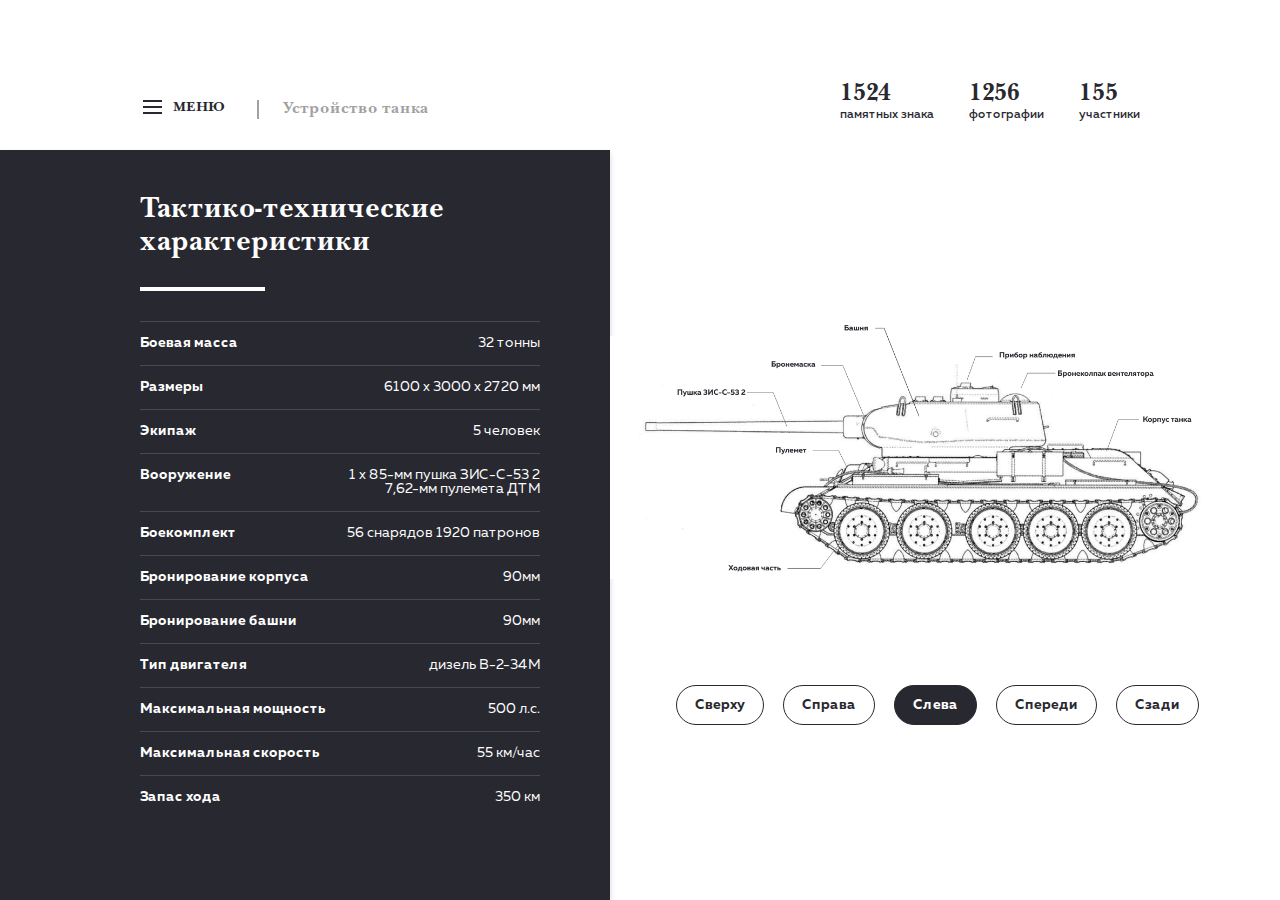
<file: characteristics.html>
<!DOCTYPE html>
<html lang="en">
<head>
    <meta charset="UTF-8">
    <meta name="viewport" content="width=device-width, initial-scale=1.0">
    <meta http-equiv="X-UA-Compatible" content="ie=edge">
    <link rel="stylesheet" href="css/owl.carousel.min.css">
    <link rel="stylesheet" href="css/owl.theme.default.min.css">
    <link rel="stylesheet" type="text/css" href="css/jquery.fancybox.css">
	<link rel="stylesheet" type="text/css" href="css/jquery.fancybox-thumbs.css">
    <link rel="stylesheet" href="css/style.min.css">
    <title>T-34 - Устройство танка</title>
</head>
<body>

    <div id="characteristics-page" class="characteristics-page">
        <div class="characteristics-page__menu menu">
            <div class="menu__btn"><span></span></div>
            <div class="menu__text">меню</div>
            <div class="menu__descr">Устройство танка</div>
        </div>

        <div class="characteristics-page__info header-info">
            <div class="characteristics-page__numbers numbers">
                <div class="numbers__signs numbers__signs numbers__signs_small">
                    1524
                    <span class="numbers__text numbers__text_small">памятных знака</span>
                </div>

                <div class="numbers__photos numbers__photos_small">
                    1256
                    <span class="numbers__text numbers__text_small">фотографии</span>
                </div>

                <div class="numbers__members numbers__members_small">
                    155
                    <span class="numbers__text numbers__text_small">участники</span>
                </div>
            </div>
        </div>

        <div class="characteristics-page__chars-panel chars-panel">
            <div class="chars-panel__title">Тактико-технические характеристики</div>
            <div class="chars-panel__fields">
                <div class="chars-panel__field chars-field">
                    <div class="chars-field__name">Боевая масса</div>
                    <div class="chars-field__text">32 тонны</div>
                </div>
                <div class="chars-panel__field chars-field">
                    <div class="chars-field__name">Размеры</div>
                    <div class="chars-field__text">6100 х  3000 х 2720 мм</div>
                </div>
                <div class="chars-panel__field chars-field">
                    <div class="chars-field__name">Экипаж</div>
                    <div class="chars-field__text">5 человек</div>
                </div>
                <div class="chars-panel__field chars-field">
                    <div class="chars-field__name">Вооружение</div>
                    <div class="chars-field__text">1 х 85-мм пушка ЗИС-С-53 2 <br>7,62-мм пулемета ДТМ</div>
                </div>
                <div class="chars-panel__field chars-field">
                    <div class="chars-field__name">Боекомплект</div>
                    <div class="chars-field__text">56 снарядов
                    1920 патронов</div>
                </div>
                <div class="chars-panel__field chars-field">
                    <div class="chars-field__name">Бронирование корпуса</div>
                    <div class="chars-field__text">90мм</div>
                </div>
                <div class="chars-panel__field chars-field">
                    <div class="chars-field__name">Бронирование бaшни</div>
                    <div class="chars-field__text">90мм</div>
                </div>
                <div class="chars-panel__field chars-field">
                    <div class="chars-field__name">Тип двигателя</div>
                    <div class="chars-field__text">дизель В-2-34М</div>
                </div>
                <div class="chars-panel__field chars-field">
                    <div class="chars-field__name">Максимальная мощность</div>
                    <div class="chars-field__text">500 л.с.</div>
                </div>
                <div class="chars-panel__field chars-field">
                    <div class="chars-field__name">Максимальная скорость</div>
                    <div class="chars-field__text">55 км/час</div>
                </div>
                <div class="chars-panel__field chars-field">
                    <div class="chars-field__name">Запас хода</div>
                    <div class="chars-field__text">350 км</div>
                </div>
            </div>
        </div>
        <div class="characteristics-page__view chars-view">
            <div class="chars-view__img-block"><img src="img/characteristic-page/tank-left.png" alt="Tank" class="chars-view__img"></div>
            <div class="chars-view__btns">
                <button class="btn" id="chars-view__top">Сверху</button>
                <button class="btn" id="chars-view__right">Справа</button>
                <button class="btn active" id="chars-view__left">Слева</button>
                <button class="btn" id="chars-view__front">Спереди</button>
                <button class="btn" id="chars-view__back">Сзади</button>
            </div>
        </div>
    </div>
    <!-- /#characteristics-page.characteristics-page -->

    <div id="menu-page" class="menu-page">
        <div class="menu-page__menu menu">
            <div class="menu__btn menu__btn"><span></span></div>
            <div class="menu__text menu__text active">закрыть</div>
        </div>
        <div class="menu-page__blocks menu-page-blocks">
            <div class="menu-page-blocks__block"><a href="index.html" class="menu-page-blocks__link">главная</a></div>
            <div class="menu-page-blocks__block"><a href="characteristics.html" class="menu-page-blocks__link">устройство</a></div>
            <div class="menu-page-blocks__block"><a href="history.html" class="menu-page-blocks__link">история</a></div>
            <div class="menu-page-blocks__block"><a href="index.html#map-page" class="menu-page-blocks__link">карта</a></div>
            <div class="menu-page-blocks__block"><a href="filmoteka.html" class="menu-page-blocks__link">фильмотека</a></div>
            <div class="menu-page-blocks__block menu-page-about">
                <div class="menu-page-about__title">О проекте</div>
                <div class="menu-page-about__text"><p>Задача организации, в особенности же консультация
                    с широким активом играет важную роль в формировании существенных финансовых и административных условий. 
                    С другой стороны постоянное информационно-пропагандистское обеспечение нашей деятельности позволяет 
                    оценить значение соответствующий условий активизации.</p><br><p>Значимость этих проблем настолько очевидна,
                    что укрепление и развитие структуры способствует подготовки и реализации модели развития. 
                    Разнообразный и богатый опыт дальнейшее развитие различных форм деятельности позволяет оценить 
                    значение систем массового участия. Разнообразный и богатый опыт начало повседневной работы 
                    по формированию позиции способствует подготовки и реализации направлений прогрессивного развития.
                    С другой стороны начало повседневной работы по формированию позиции играет важную роль в 
                    формировании направлений прогрессивного развития. С другой стороны реализация намеченных плановых
                    заданий требуют определения и уточнения форм развития.</p>
                </div>

                <div class="menu-page-about__numbers numbers numbers_dark-bg">
                    <div class="numbers__signs numbers__signs_dark-bg numbers__signs_small">
                        1524
                        <span class="numbers__text numbers__text_small">памятных знака</span>
                    </div>
    
                    <div class="numbers__photos numbers__photos_small">
                        1256
                        <span class="numbers__text numbers__text_small">фотографии</span>
                    </div>
    
                    <div class="numbers__members numbers__members_small">
                        155
                        <span class="numbers__text numbers__text_small">участники</span>
                    </div>
    
                </div>

                <div class="menu-page-icons">
                    <div class="menu-page-icons__img">
                        <img src="img/menu-page/min-bw.png" alt="Eagle">
                        <img src="img/menu-page/min-color.png" alt="Eagle" class="onhover">
                    </div>
                    <div class="menu-page-icons__img">
                        <img src="img/menu-page/era-bw.png" alt="Era">
                        <img src="img/menu-page/era-color.png" alt="Era" class="onhover">
                    </div>
                    <div class="menu-page-icons__img">
                        <img src="img/menu-page/rosatom-bw.png" alt="Rosatom">
                        <img src="img/menu-page/rosatom-color.png" alt="Rosatom" class="onhover">
                    </div>
                </div>

            </div>
        </div>
    </div>
    <!-- /#menu-page -->

<script src="js/jquery-1.8.3.min.js" type="text/javascript"></script>
<script src="js/jquery-ui-1.9.2.custom_6016bgfx.min.js" type="text/javascript"></script>
<script src="js/owl.carousel.min.js"></script>
<script src="js/utils.js"></script>
<script src="js/main.js"></script>



</body>
</html>
</file>
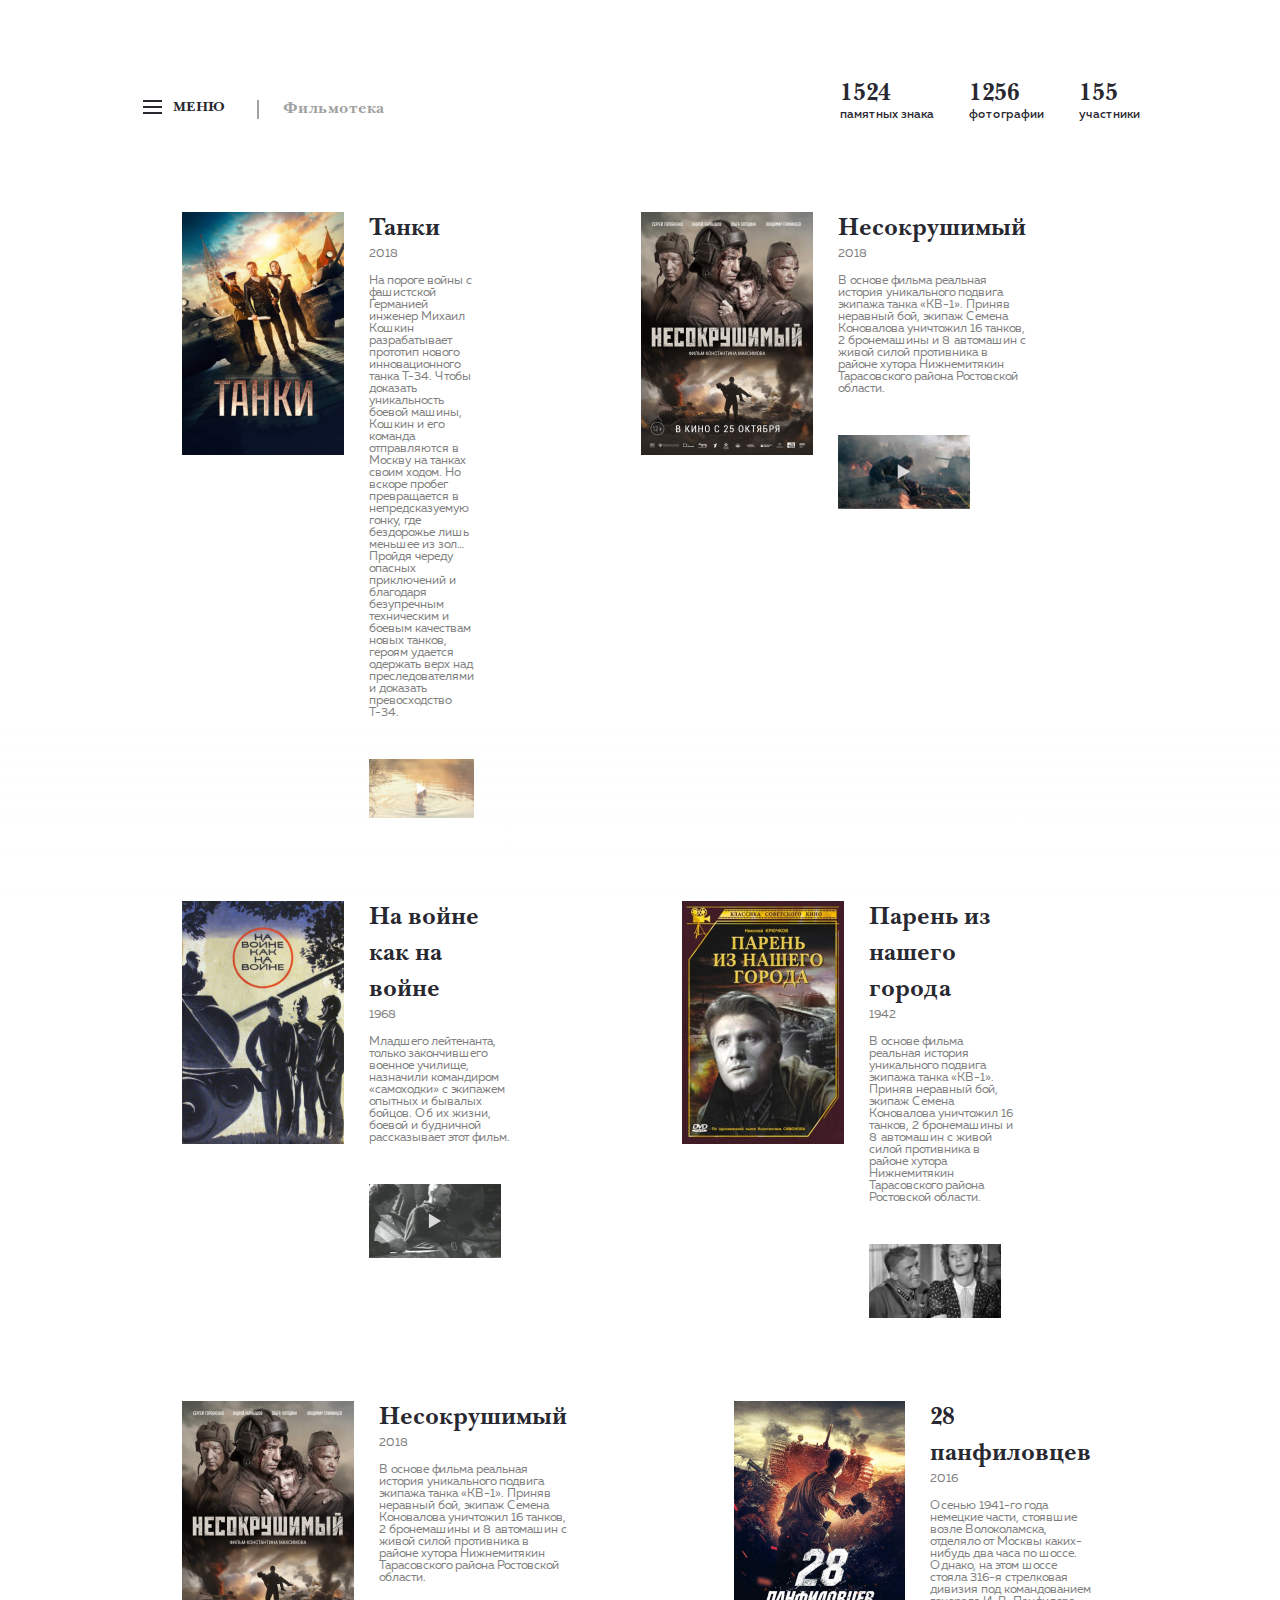
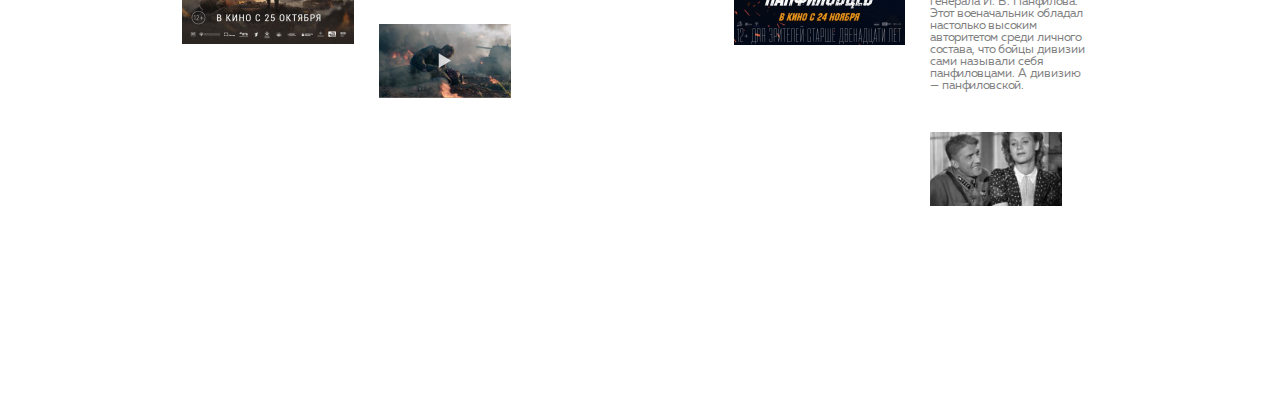
<file: filmoteka.html>
<!DOCTYPE html>
<html lang="en">
<head>
    <meta charset="UTF-8">
    <meta name="viewport" content="width=device-width, initial-scale=1.0">
    <meta http-equiv="X-UA-Compatible" content="ie=edge">
    <link rel="stylesheet" href="css/owl.carousel.min.css">
    <link rel="stylesheet" href="css/owl.theme.default.min.css">
    <link rel="stylesheet" href="css/jquery.fancybox.css">
	<link rel="stylesheet" href="css/jquery.fancybox-thumbs.css">
    <link rel="stylesheet" href="css/style.min.css">
    <title>T-34 - Фильмотека</title>
</head>
<body>

        <div id="filmoteka-page" class="filmoteka-page">
            <div class="filmoteka__header">
                <div class="map-page__menu menu">
                    <div class="menu__btn"><span></span></div>
                    <div class="menu__text">меню</div>
                    <div class="menu__descr">Фильмотека</div>
                </div>
                <div class="filmoteka-page__info header-info">
                    <div class="filmoteka-page__numbers numbers">
                        <div class="numbers__signs numbers__signs numbers__signs_small">
                            1524
                            <span class="numbers__text numbers__text_small">памятных знака</span>
                        </div>

                        <div class="numbers__photos numbers__photos_small">
                            1256
                            <span class="numbers__text numbers__text_small">фотографии</span>
                        </div>

                        <div class="numbers__members numbers__members_small">
                            155
                            <span class="numbers__text numbers__text_small">участники</span>
                        </div>
                    </div>
                </div>
            </div>
        <div class="filmoteka">
            <div class="filmoteka__block">
                <div class="filmoteka__item filmoteka-item">
                    <div class="filmoteka-item__poster filmoteka-poster">
                        <img src="img/filmoteka/tanks_poster.jpg" alt="tanks" class="filmoteka-poster__img">
                    </div>
                    <div class="filmoteka-item__descr filmoteka-descr">
                        <div class="filmoteka-descr__title">Танки</div>
                        <div class="filmoteka-descr__year">2018</div>
                        <div class="filmoteka-descr__text">На пороге войны с фашистской Германией инженер Михаил Кошкин разрабатывает прототип нового инновационного танка Т-34. Чтобы доказать уникальность боевой машины, Кошкин и его команда отправляются в Москву на танках своим ходом. Но вскоре пробег превращается в непредсказуемую гонку, где бездорожье лишь меньшее из зол… Пройдя череду опасных приключений и благодаря безупречным техническим и боевым качествам новых танков, героям удается одержать верх над преследователями и доказать превосходство Т-34.</div>
                        <div class="filmoteka-descr__preview filmoteka-preview">
                            <a href="https://www.youtube.com/embed/_F2TQ2zPLQI" class="filmoteka__link fancybox"><img src="img/filmoteka/tanks_preview.jpg" alt="tanks" class="filmoteka-preview__img"></a>
                        </div>
                    </div>
                </div>
                <div class="filmoteka__item filmoteka-item">
                    <div class="filmoteka-item__poster filmoteka-poster">
                        <img src="img/filmoteka/indestructible_poster.jpg" alt="indestructible" class="filmoteka-poster__img">
                    </div>
                    <div class="filmoteka-item__descr filmoteka-descr">
                        <div class="filmoteka-descr__title">Несокрушимый</div>
                        <div class="filmoteka-descr__year">2018</div>
                        <div class="filmoteka-descr__text">В основе фильма реальная история уникального подвига экипажа танка «КВ-1». Приняв неравный бой, экипаж Семена Коновалова уничтожил 16 танков, 2 бронемашины и 8 автомашин с живой силой противника в районе хутора Нижнемитякин Тарасовского района Ростовской области.</div>
                        <div class="filmoteka-descr__preview filmoteka-preview">
                            <a href="https://www.youtube.com/embed/X8CQgus_Dwc" class="filmoteka__link"><img src="img/filmoteka/indestructible_preview.jpg" alt="indestructible" class="filmoteka-preview__img"></a>
                        </div>
                    </div>
                </div>
            </div>
            <div class="filmoteka__block">
                <div class="filmoteka__item filmoteka-item">
                    <div class="filmoteka-item__poster filmoteka-poster">
                        <a href="#" class="filmoteka__link"><img src="img/filmoteka/in_war_as_in_war_poster.jpg" alt="in_war_as_in_war_poster" class="filmoteka-poster__img"></a>
                    </div>
                    <div class="filmoteka-item__descr filmoteka-descr">
                        <div class="filmoteka-descr__title">На войне как на войне</div>
                        <div class="filmoteka-descr__year">1968</div>
                        <div class="filmoteka-descr__text">Младшего лейтенанта, только закончившего военное училище, назначили командиром «самоходки» с экипажем опытных и бывалых бойцов. Об их жизни, боевой и будничной рассказывает этот фильм.</div>
                        <div class="filmoteka-descr__preview filmoteka-preview">
                            <a href="https://www.youtube.com/embed/sY379fwTDRE" class="filmoteka__link"><img src="img/filmoteka/_in_war_as_in_war_preview.jpg" alt="in_war_as_in_war" class="filmoteka-preview__img"></a>
                        </div>
                    </div>
                </div>
                <div class="filmoteka__item filmoteka-item">
                    <div class="filmoteka-item__poster filmoteka-poster">
                        <img src="img/filmoteka/a_guy_from_our_city_poster.jpg" alt="a_guy_from_our_city" class="filmoteka-poster__img">
                    </div>
                    <div class="filmoteka-item__descr filmoteka-descr">
                        <div class="filmoteka-descr__title">Парень из нашего города</div>
                        <div class="filmoteka-descr__year">1942</div>
                        <div class="filmoteka-descr__text">В основе фильма реальная история уникального подвига экипажа танка «КВ-1». Приняв неравный бой, экипаж Семена Коновалова уничтожил 16 танков, 2 бронемашины и 8 автомашин с живой силой противника в районе хутора Нижнемитякин Тарасовского района Ростовской области.</div>
                        <div class="filmoteka-descr__preview filmoteka-preview">
                            <a href="https://www.youtube.com/embed/HeLPPRrkHYg" class="filmoteka__link"><img src="img/filmoteka/a_guy_from_our_city_preview.jpg" alt="a_guy_from_our_city" class="filmoteka-preview__img"></a>
                        </div>
                    </div>
                </div>
            </div>
            <div class="filmoteka__block">
                <div class="filmoteka__item filmoteka-item">
                    <div class="filmoteka-item__poster filmoteka-poster">
                        <img src="img/filmoteka/indestructible_poster.jpg" alt="indestructible" class="filmoteka-poster__img">
                    </div>
                    <div class="filmoteka-item__descr filmoteka-descr">
                        <div class="filmoteka-descr__title">Несокрушимый</div>
                        <div class="filmoteka-descr__year">2018</div>
                        <div class="filmoteka-descr__text">В основе фильма реальная история уникального подвига экипажа танка «КВ-1». Приняв неравный бой, экипаж Семена Коновалова уничтожил 16 танков, 2 бронемашины и 8 автомашин с живой силой противника в районе хутора Нижнемитякин Тарасовского района Ростовской области.</div>
                        <div class="filmoteka-descr__preview filmoteka-preview">
                            <a href="https://www.youtube.com/embed/X8CQgus_Dwc" class="filmoteka__link"><img src="img/filmoteka/indestructible_preview.jpg" alt="indestructible" class="filmoteka-preview__img"></a>
                        </div>
                    </div>
                </div>
                <div class="filmoteka__item filmoteka-item">
                    <div class="filmoteka-item__poster filmoteka-poster">
                        <img src="img/filmoteka/28_panf_poster.png" alt="28_panf" class="filmoteka-poster__img">
                    </div>
                    <div class="filmoteka-item__descr filmoteka-descr">
                        <div class="filmoteka-descr__title">28 панфиловцев</div>
                        <div class="filmoteka-descr__year">2016</div>
                        <div class="filmoteka-descr__text">Осенью 1941-го года немецкие части, стоявшие возле Волоколамска, отделяло от Москвы каких-нибудь два часа по шоссе. Однако, на этом шоссе стояла 316-я стрелковая дивизия под командованием генерала И. В. Панфилова. Этот военачальник обладал настолько высоким авторитетом среди личного состава, что бойцы дивизии сами называли себя панфиловцами. А дивизию — панфиловской.</div>
                        <div class="filmoteka-descr__preview filmoteka-preview">
                            <a href="https://www.youtube.com/embed/R-QBqT9RQAM" class="filmoteka__link"><img src="img/filmoteka/a_guy_from_our_city_preview.jpg" alt="28_panf" class="filmoteka-preview__img"></a>
                        </div>
                    </div>
                </div>
            </div>
        </div>
    </div>
    <!-- /#filmoteka-page.filmoteka-page -->

    <div id="menu-page" class="menu-page">
        <div class="menu-page__menu menu">
            <div class="menu__btn menu__btn"><span></span></div>
            <div class="menu__text menu__text active">закрыть</div>
        </div>
        <div class="menu-page__blocks menu-page-blocks">
            <div class="menu-page-blocks__block"><a href="index.html" class="menu-page-blocks__link">главная</a></div>
            <div class="menu-page-blocks__block"><a href="characteristics.html" class="menu-page-blocks__link">устройство</a></div>
            <div class="menu-page-blocks__block"><a href="history.html" class="menu-page-blocks__link">история</a></div>
            <div class="menu-page-blocks__block"><a href="index.html#map-page" class="menu-page-blocks__link">карта</a></div>
            <div class="menu-page-blocks__block"><a href="filmoteka.html" class="menu-page-blocks__link">фильмотека</a></div>
            <div class="menu-page-blocks__block menu-page-about">
                <div class="menu-page-about__title">О проекте</div>
                <div class="menu-page-about__text"><p>Задача организации, в особенности же консультация
                    с широким активом играет важную роль в формировании существенных финансовых и административных условий. 
                    С другой стороны постоянное информационно-пропагандистское обеспечение нашей деятельности позволяет 
                    оценить значение соответствующий условий активизации.</p><br><p>Значимость этих проблем настолько очевидна,
                    что укрепление и развитие структуры способствует подготовки и реализации модели развития. 
                    Разнообразный и богатый опыт дальнейшее развитие различных форм деятельности позволяет оценить 
                    значение систем массового участия. Разнообразный и богатый опыт начало повседневной работы 
                    по формированию позиции способствует подготовки и реализации направлений прогрессивного развития.
                    С другой стороны начало повседневной работы по формированию позиции играет важную роль в 
                    формировании направлений прогрессивного развития. С другой стороны реализация намеченных плановых
                    заданий требуют определения и уточнения форм развития.</p>
                </div>

                <div class="menu-page-about__numbers numbers numbers_dark-bg">
                    <div class="numbers__signs numbers__signs_dark-bg numbers__signs_small">
                        1524
                        <span class="numbers__text numbers__text_small">памятных знака</span>
                    </div>
    
                    <div class="numbers__photos numbers__photos_small">
                        1256
                        <span class="numbers__text numbers__text_small">фотографии</span>
                    </div>
    
                    <div class="numbers__members numbers__members_small">
                        155
                        <span class="numbers__text numbers__text_small">участники</span>
                    </div>
    
                </div>

                <div class="menu-page-icons">
                    <div class="menu-page-icons__img">
                        <img src="img/menu-page/min-bw.png" alt="Eagle">
                        <img src="img/menu-page/min-color.png" alt="Eagle" class="onhover">
                    </div>
                    <div class="menu-page-icons__img">
                        <img src="img/menu-page/era-bw.png" alt="Era">
                        <img src="img/menu-page/era-color.png" alt="Era" class="onhover">
                    </div>
                    <div class="menu-page-icons__img">
                        <img src="img/menu-page/rosatom-bw.png" alt="Rosatom">
                        <img src="img/menu-page/rosatom-color.png" alt="Rosatom" class="onhover">
                    </div>
                </div>

            </div>
        </div>
    </div>
    <!-- /#menu-page -->

<script src="js/jquery-1.8.3.min.js" type="text/javascript"></script>
<script src="js/jquery-ui-1.9.2.custom_6016bgfx.min.js" type="text/javascript"></script>
<script src="js/owl.carousel.min.js"></script>
<script src="js/jwplayer/jwplayer.js" type="text/javascript"></script>
<script src="js/jwplayer/jwplayer.html5.js" type="text/javascript"></script>
<script src="js/fancybox/jquery.fancybox.pack.js" type="text/javascript"></script>
<script src="js/fancybox/jquery.mousewheel-3.0.6.pack.js" type="text/javascript"></script>
<script src="js/fancybox/jquery.fancybox-thumbs.js" type="text/javascript"></script>
<script src="js/utils.js"></script>
<script src="js/main.js"></script>

<script>
    $('.filmoteka__link').fancybox({
        type: "iframe",
        width: "50%",
        height: "80%",
        fitToView : false,
        openEffect  : 'none',
        closeEffect : 'none',
    });
</script>

</body>
</html>
</file>
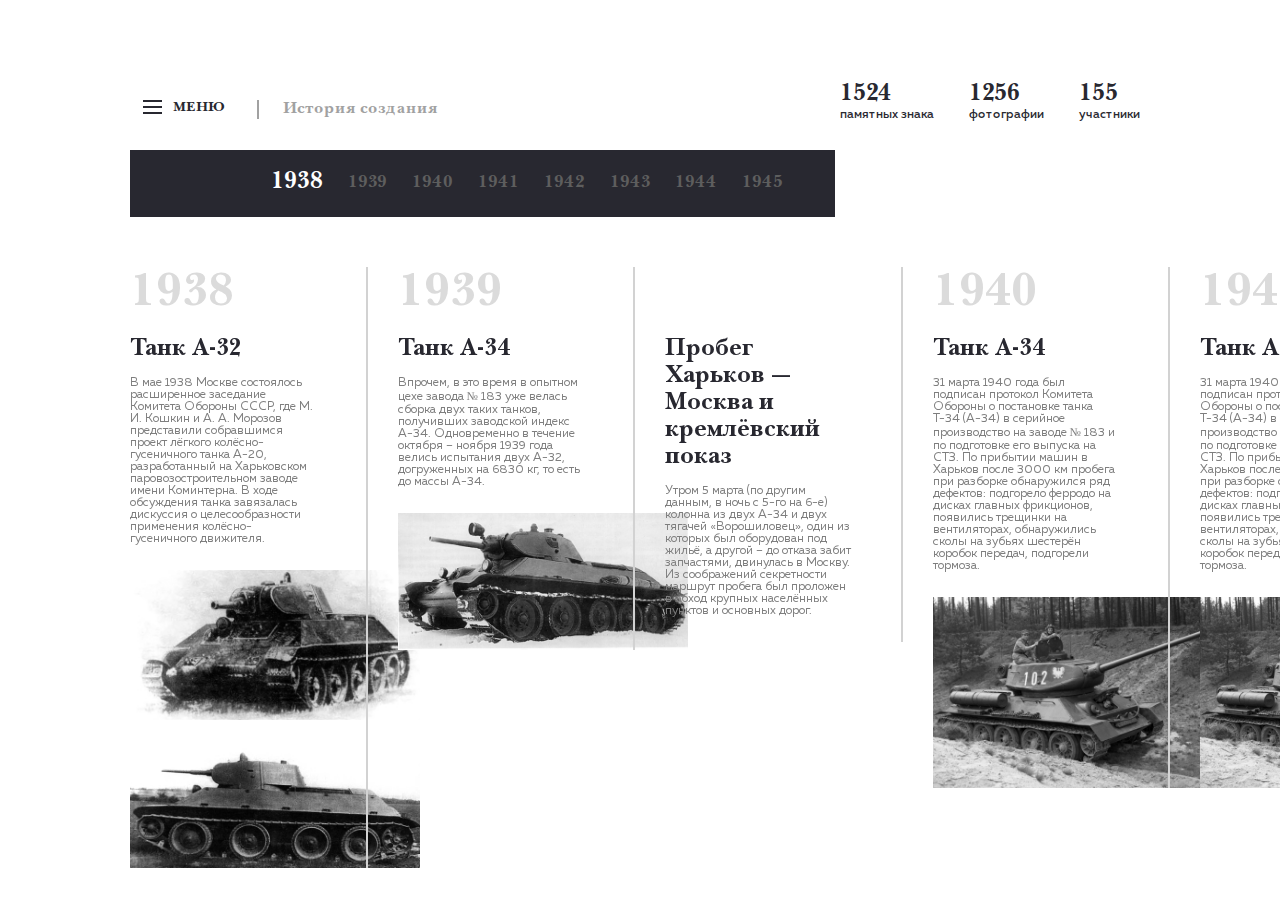
<file: history.html>
<!DOCTYPE html>
<html lang="en">
<head>
    <meta charset="UTF-8">
    <meta name="viewport" content="width=device-width, initial-scale=1.0">
    <meta http-equiv="X-UA-Compatible" content="ie=edge">
    <link rel="stylesheet" href="css/owl.carousel.min.css">
    <link rel="stylesheet" href="css/owl.theme.default.min.css">
    <link rel="stylesheet" type="text/css" href="css/jquery.fancybox.css">
	<link rel="stylesheet" type="text/css" href="css/jquery.fancybox-thumbs.css">
    <link rel="stylesheet" href="css/style.min.css">
    <title>T-34 - История создания</title>
</head>
<body>

        <div id="history-page" class="history-page">
        <div class="map-page__menu menu">
            <div class="menu__btn"><span></span></div>
            <div class="menu__text">меню</div>
            <div class="menu__descr">История создания</div>
        </div>
        <div class="history-page__info header-info">
            <div class="history-page__numbers numbers">
                <div class="numbers__signs numbers__signs numbers__signs_small">
                    1524
                    <span class="numbers__text numbers__text_small">памятных знака</span>
                </div>

                <div class="numbers__photos numbers__photos_small">
                    1256
                    <span class="numbers__text numbers__text_small">фотографии</span>
                </div>

                <div class="numbers__members numbers__members_small">
                    155
                    <span class="numbers__text numbers__text_small">участники</span>
                </div>
            </div>
        </div>
        <div class="history-page__slider history-page-slider">
            <div class="history-page-slider__head history-slider-head">
                <div class="history-slider-head__links">
                    <a href="#year-1938" class="history-slider-head__link active">1938</a>
                    <a href="#year-1939" class="history-slider-head__link">1939</a>
                    <a href="#year-1940" class="history-slider-head__link">1940</a>
                    <a href="#year-1941" class="history-slider-head__link">1941</a>
                    <a href="#year-1942" class="history-slider-head__link">1942</a>
                    <a href="#year-1943" class="history-slider-head__link">1943</a>
                    <a href="#year-1944" class="history-slider-head__link">1944</a>
                    <a href="#year-1945" class="history-slider-head__link">1945</a>
                </div>
            </div>
            <div class="history-slider__blocks owl-carousel history-carousel">
                <div class="history-slider__block history-slider-block" data-hash="year-1938">
                    <div class="history-slider-block__year">1938</div>
                    <div class="history-slider-block__title">Танк А-32</div>
                    <div class="history-slider-block__text">В мае 1938 Москве состоялось расширенное заседание Комитета Обороны СССР, где М. И. Кошкин и А. А. Морозов представили собравшимся проект лёгкого колёсно-гусеничного танка А-20, разработанный на Харьковском паровозостроительном заводе имени Коминтерна. В ходе обсуждения танка завязалась дискуссия о целесообразности применения колёсно-гусеничного движителя.</div>
                    <div class="history-slider-block__img-block"><img src="img/history-page/tank_1.jpg" alt="tank1" class="history-slider-block__img"></div>
                    <div class="history-slider-block__img-block"><img src="img/history-page/tank_2.jpg" alt="tank2" class="history-slider-block__img"></div>
                </div>
                <div class="history-slider__block history-slider-block" data-hash="year-1939">
                    <div class="history-slider-block__year">1939</div>
                    <div class="history-slider-block__title">Танк А-34</div>
                    <div class="history-slider-block__text">Впрочем, в это время в опытном цехе завода № 183 уже велась сборка двух таких танков, получивших заводской индекс А-34. Одновременно в течение октября – ноября 1939 года велись испытания двух А-32, догруженных на 6830 кг, то есть до массы А-34.</div>
                    <div class="history-slider-block__img-block"><img src="img/history-page/tank_3.jpg" alt="tank3" class="history-slider-block__img"></div>
                </div>
                <div class="history-slider__block history-slider-block">
                    <div class="history-slider-block__year"></div>
                    <div class="history-slider-block__title">Пробег Харьков — Москва и кремлёвский показ</div>
                    <div class="history-slider-block__text">Утром 5 марта (по другим данным, в ночь с 5-го на 6-е) колонна из двух А-34 и двух тягачей «Ворошиловец», один из которых был оборудован под жильё, а другой – до отказа забит запчастями, двинулась в Москву. Из соображений секретности маршрут пробега был проложен в обход крупных населённых пунктов и основных дорог. </div>
                    <div class="history-slider-block__img-block"></div>
                </div>
                <div class="history-slider__block history-slider-block" data-hash="year-1940">
                    <div class="history-slider-block__year">1940</div>
                    <div class="history-slider-block__title">Танк А-34</div>
                    <div class="history-slider-block__text">31 марта 1940 года был подписан протокол Комитета Обороны о постановке танка Т-34 (А-34) в серийное производство на заводе № 183 и по подготовке его выпуска на СТЗ.
                    По прибытии машин в Харьков после 3000 км пробега при разборке обнаружился ряд дефектов: подгорело ферродо на дисках главных фрикционов, появились трещинки на вентиляторах, обнаружились сколы на зубьях шестерён коробок передач, подгорели тормоза.</div>
                    <div class="history-slider-block__img-block"><img src="img/history-page/tank_4.jpg" alt="tank4" class="history-slider-block__img"></div>
                </div>
                <div class="history-slider__block history-slider-block" data-hash="year-1941">
                    <div class="history-slider-block__year">1941</div>
                    <div class="history-slider-block__title">Танк А-34</div>
                    <div class="history-slider-block__text">31 марта 1940 года был подписан протокол Комитета Обороны о постановке танка Т-34 (А-34) в серийное производство на заводе № 183 и по подготовке его выпуска на СТЗ.
                    По прибытии машин в Харьков после 3000 км пробега при разборке обнаружился ряд дефектов: подгорело ферродо на дисках главных фрикционов, появились трещинки на вентиляторах, обнаружились сколы на зубьях шестерён коробок передач, подгорели тормоза.</div>
                    <div class="history-slider-block__img-block"><img src="img/history-page/tank_5.jpg" alt="tank5" class="history-slider-block__img"></div>
                </div>
            </div>
        </div>
    </div>
    <!-- /#history-page.history-page -->

    <div id="menu-page" class="menu-page">
        <div class="menu-page__menu menu">
            <div class="menu__btn menu__btn"><span></span></div>
            <div class="menu__text menu__text active">закрыть</div>
        </div>
        <div class="menu-page__blocks menu-page-blocks">
            <div class="menu-page-blocks__block"><a href="index.html" class="menu-page-blocks__link">главная</a></div>
            <div class="menu-page-blocks__block"><a href="characteristics.html" class="menu-page-blocks__link">устройство</a></div>
            <div class="menu-page-blocks__block"><a href="history.html" class="menu-page-blocks__link">история</a></div>
            <div class="menu-page-blocks__block"><a href="index.html#map-page" class="menu-page-blocks__link">карта</a></div>
            <div class="menu-page-blocks__block"><a href="filmoteka.html" class="menu-page-blocks__link">фильмотека</a></div>
            <div class="menu-page-blocks__block menu-page-about">
                <div class="menu-page-about__title">О проекте</div>
                <div class="menu-page-about__text"><p>Задача организации, в особенности же консультация
                    с широким активом играет важную роль в формировании существенных финансовых и административных условий. 
                    С другой стороны постоянное информационно-пропагандистское обеспечение нашей деятельности позволяет 
                    оценить значение соответствующий условий активизации.</p><br><p>Значимость этих проблем настолько очевидна,
                    что укрепление и развитие структуры способствует подготовки и реализации модели развития. 
                    Разнообразный и богатый опыт дальнейшее развитие различных форм деятельности позволяет оценить 
                    значение систем массового участия. Разнообразный и богатый опыт начало повседневной работы 
                    по формированию позиции способствует подготовки и реализации направлений прогрессивного развития.
                    С другой стороны начало повседневной работы по формированию позиции играет важную роль в 
                    формировании направлений прогрессивного развития. С другой стороны реализация намеченных плановых
                    заданий требуют определения и уточнения форм развития.</p>
                </div>

                <div class="menu-page-about__numbers numbers numbers_dark-bg">
                    <div class="numbers__signs numbers__signs_dark-bg numbers__signs_small">
                        1524
                        <span class="numbers__text numbers__text_small">памятных знака</span>
                    </div>
    
                    <div class="numbers__photos numbers__photos_small">
                        1256
                        <span class="numbers__text numbers__text_small">фотографии</span>
                    </div>
    
                    <div class="numbers__members numbers__members_small">
                        155
                        <span class="numbers__text numbers__text_small">участники</span>
                    </div>
    
                </div>

                <div class="menu-page-icons">
                    <div class="menu-page-icons__img">
                        <img src="img/menu-page/min-bw.png" alt="Eagle">
                        <img src="img/menu-page/min-color.png" alt="Eagle" class="onhover">
                    </div>
                    <div class="menu-page-icons__img">
                        <img src="img/menu-page/era-bw.png" alt="Era">
                        <img src="img/menu-page/era-color.png" alt="Era" class="onhover">
                    </div>
                    <div class="menu-page-icons__img">
                        <img src="img/menu-page/rosatom-bw.png" alt="Rosatom">
                        <img src="img/menu-page/rosatom-color.png" alt="Rosatom" class="onhover">
                    </div>
                </div>

            </div>
        </div>
    </div>
    <!-- /#menu-page -->

<script src="js/jquery-1.8.3.min.js" type="text/javascript"></script>
<script src="js/jquery-ui-1.9.2.custom_6016bgfx.min.js" type="text/javascript"></script>
<script src="js/owl.carousel.min.js"></script>
<script src="js/utils.js"></script>
<script src="js/main.js"></script>



</body>
</html>
</file>
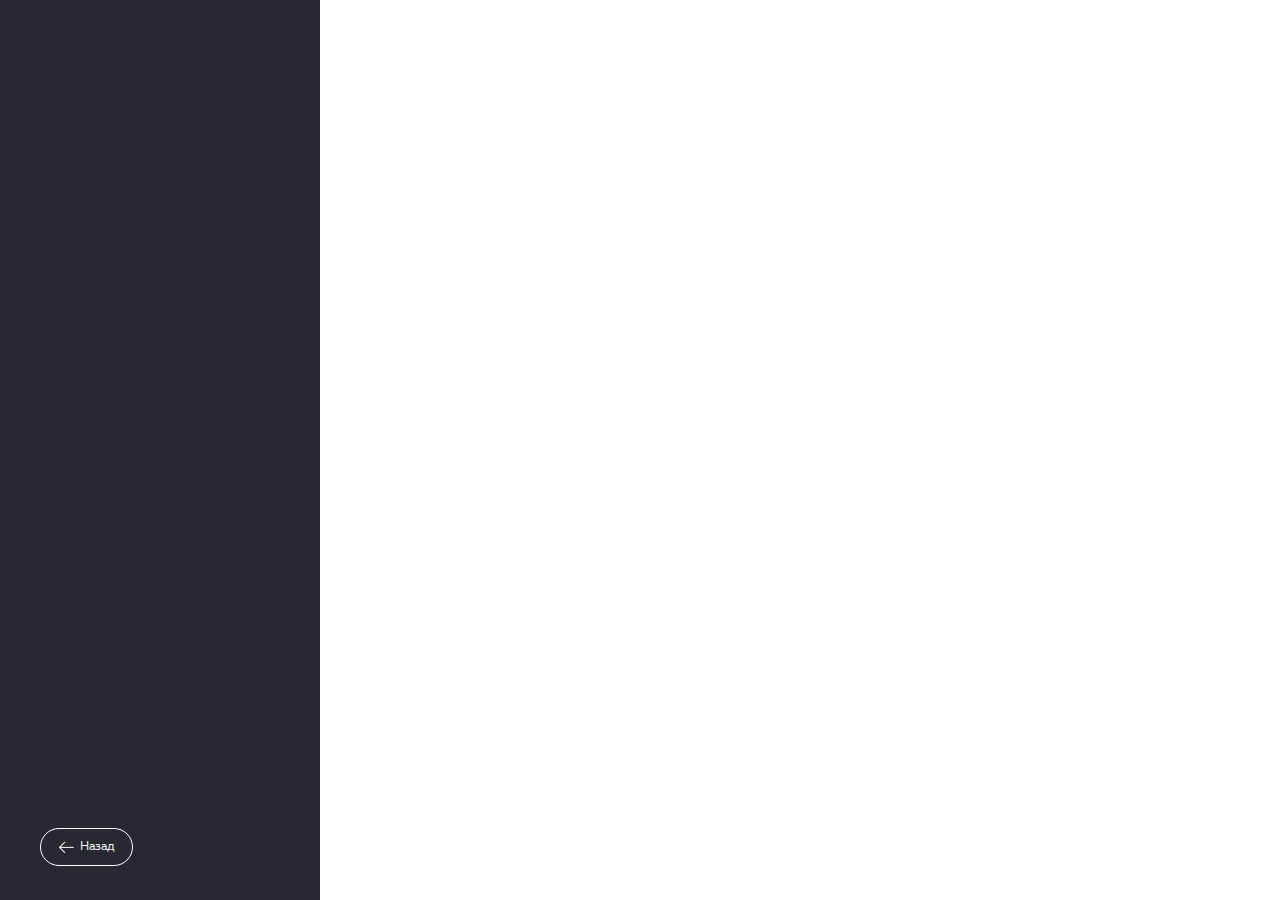
<file: region.html>
<!DOCTYPE html>
<html lang="en">
<head>
    <meta charset="UTF-8">
    <meta name="viewport" content="width=device-width, initial-scale=1.0">
    <meta http-equiv="X-UA-Compatible" content="ie=edge">
    <link rel="stylesheet" href="css/owl.carousel.min.css">
    <link rel="stylesheet" href="css/owl.theme.default.min.css">
    <link rel="stylesheet" type="text/css" href="css/jquery.fancybox.css">
	<link rel="stylesheet" type="text/css" href="css/jquery.fancybox-thumbs.css">
    <link rel="stylesheet" href="css/style.min.css">
    <title>T-34</title>
</head>
<body>

    <div id="region-page" class="region-page">
        <div class="region-page__gallery gallery">
            <div class="gallery__title"></div>
            <div class="gallery__subtitle"></div>
            <div class="gallery__photos region__photos">
                
            </div>
            <div class="region__btn more-info__btn"><a href="index.html#map-page"><button class="btn btn_dark-bg"><img src="img/more-info/arrow.png" alt="arrow"> <span>Назад</span></button></a></div>
        </div>
        <div class="region-page__map region-map">
            <div id="map"></div>
        </div>
        
    </div>
    <!-- /#region-page.region-page -->

    <div id="more-info-page" class="more-info-page">
        <div class="more-info__gallery gallery">
            <div class="gallery__title">Московская область</div>
            <div class="gallery__subtitle">9 памятных знаков</div>
            <div class="gallery__photos more-info__photos">
                

            </div>
            <div class="more-info__btn"><button class="btn btn_dark-bg"><img src="img/more-info/arrow.png" alt="arrow"> <span>Назад</span></button></div>
        </div>
        <div class="more-info__photo owl-carousel more-info-carousel">
            
        </div>
        <div class="more-info__descr more-info-descr">
            <div class="more-info-descr__title"></div>
            <div class="more-info-descr__place"></div>
            <div class="more-info-descr__fields descr-fields">
                <div class="descr-field model_modif_tanka">
                    <div class="descr-field__name">Модификация танка</div>
                    <div class="descr-field__value"></div>
                </div>
                <div class="descr-field teh_sost_tanka">
                    <div class="descr-field__name">Техническое состояние</div>
                    <div class="descr-field__value"></div>
                </div>
                <div class="descr-field nomer_tank">
                    <div class="descr-field__name">Заводской номер</div>
                    <div class="descr-field__value"></div>
                </div>
                <div class="descr-field zvd_proizv_tanka">
                    <div class="descr-field__name">Завод производитель</div>
                    <div class="descr-field__value"></div>
                </div>
            </div>
            <div class="more-info-descr__block descr-block">
                <div class="descr-block__title">История танка и памятного места</div>
                <div class="descr-block__text"></div>
            </div>
            <div class="more-info-descr__fields descr-fields no-bottom-border">
                <div class="descr-field sost_dorog">
                    <div class="descr-field__name descr-field__name_bigger">Состояние подъезных путей
                    и пешеходных дорожек</div>
                    <div class="descr-field__value descr-field__name_smaller"></div>
                </div>
                <div class="descr-field sost_territ">
                    <div class="descr-field__name descr-field__name_bigger">Состояние прилегающей территории</div>
                    <div class="descr-field__value descr-field__name_smaller"></div>
                </div>
                <div class="descr-field sost_obj_new">
                    <div class="descr-field__name descr-field__name_bigger">Состояние объекта, постамента,
                    мемориальных табличек</div>
                    <div class="descr-field__value descr-field__name_smaller"></div>
                </div>
                <div class="descr-field neobh_rabot">
                    <div class="descr-field__name descr-field__name_bigger">Необходимые виды работ и ухода</div>
                    <div class="descr-field__value descr-field__name_smaller"></div>
                </div>
            </div>
            <div class="more-info__close-btn active"><span></span></div>
        </div>
    </div>
    <!-- /#more-info-page.more-info-page -->

    <div id="menu-page" class="menu-page">
        <div class="menu-page__menu menu">
            <div class="menu__btn menu__btn"><span></span></div>
            <div class="menu__text menu__text active">закрыть</div>
        </div>
        <div class="menu-page__blocks menu-page-blocks">
            <div class="menu-page-blocks__block"><a href="index.html" class="menu-page-blocks__link">главная</a></div>
            <div class="menu-page-blocks__block"><a href="characteristics.html" class="menu-page-blocks__link">устройство</a></div>
            <div class="menu-page-blocks__block"><a href="history.html" class="menu-page-blocks__link">история</a></div>
            <div class="menu-page-blocks__block"><a href="index.html#map-page" class="menu-page-blocks__link">карта</a></div>
            <div class="menu-page-blocks__block"><a href="filmoteka.html" class="menu-page-blocks__link">фильмотека</a></div>
            <div class="menu-page-blocks__block menu-page-about">
                <div class="menu-page-about__title">О проекте</div>
                <div class="menu-page-about__text"><p>Задача организации, в особенности же консультация
                    с широким активом играет важную роль в формировании существенных финансовых и административных условий. 
                    С другой стороны постоянное информационно-пропагандистское обеспечение нашей деятельности позволяет 
                    оценить значение соответствующий условий активизации.</p><br><p>Значимость этих проблем настолько очевидна,
                    что укрепление и развитие структуры способствует подготовки и реализации модели развития. 
                    Разнообразный и богатый опыт дальнейшее развитие различных форм деятельности позволяет оценить 
                    значение систем массового участия. Разнообразный и богатый опыт начало повседневной работы 
                    по формированию позиции способствует подготовки и реализации направлений прогрессивного развития.
                    С другой стороны начало повседневной работы по формированию позиции играет важную роль в 
                    формировании направлений прогрессивного развития. С другой стороны реализация намеченных плановых
                    заданий требуют определения и уточнения форм развития.</p>
                </div>

                <div class="menu-page-about__numbers numbers numbers_dark-bg">
                    <div class="numbers__signs numbers__signs_dark-bg numbers__signs_small">
                        1524
                        <span class="numbers__text numbers__text_small">памятных знака</span>
                    </div>
    
                    <div class="numbers__photos numbers__photos_small">
                        1256
                        <span class="numbers__text numbers__text_small">фотографии</span>
                    </div>
    
                    <div class="numbers__members numbers__members_small">
                        155
                        <span class="numbers__text numbers__text_small">участники</span>
                    </div>
    
                </div>

                <div class="menu-page-icons">
                    <div class="menu-page-icons__img">
                        <img src="img/menu-page/min-bw.png" alt="Eagle">
                        <img src="img/menu-page/min-color.png" alt="Eagle" class="onhover">
                    </div>
                    <div class="menu-page-icons__img">
                        <img src="img/menu-page/era-bw.png" alt="Era">
                        <img src="img/menu-page/era-color.png" alt="Era" class="onhover">
                    </div>
                    <div class="menu-page-icons__img">
                        <img src="img/menu-page/rosatom-bw.png" alt="Rosatom">
                        <img src="img/menu-page/rosatom-color.png" alt="Rosatom" class="onhover">
                    </div>
                </div>

            </div>
        </div>
    </div>
    <!-- /#menu-page -->

<script src="js/jquery-1.8.3.min.js" type="text/javascript"></script>
<script src="js/jquery-ui-1.9.2.custom_6016bgfx.min.js" type="text/javascript"></script>
<script src="js/owl.carousel.min.js"></script>
<script src="js/jwplayer/jwplayer.js" type="text/javascript"></script>
<script src="js/jwplayer/jwplayer.html5.js" type="text/javascript"></script>
<script src="js/fancybox/jquery.fancybox.pack.js" type="text/javascript"></script>
<script src="js/fancybox/jquery.mousewheel-3.0.6.pack.js" type="text/javascript"></script>
<script src="js/fancybox/jquery.fancybox-thumbs.js" type="text/javascript"></script>

<script src="http://t34.dedal.ru/public/javascripts/geoportal/geoportal-api.min.js" type="text/javascript"></script>
<script src="js/utils.js"></script>
<script src="js/app/RegionsConfig.js" type="text/javascript"></script>
<script src="js/app/HashMap.js" type="text/javascript"></script>
<script src="js/app/ModelRegion.js" type="text/javascript"></script>
<script src="js/app/ListFeature.js" type="text/javascript"></script>
<script src="js/app/FeatureFullInfo.js" type="text/javascript"></script>
<script src="js/app/ListFeatureInfo.js" type="text/javascript"></script>
<script src="js/dedal-map.js"></script>
<script src="js/main.js"></script>



</body>
</html>
</file>
<file: css/style.min.css>
@font-face{font-family:"Muller";src:url("../fonts/MullerBold/MullerBold.eot");src:url("../fonts/MullerBold/MullerBold.eot?#iefix") format("embedded-opentype"),url("../fonts/MullerBold/MullerBold.woff") format("woff"),url("../fonts/MullerBold/MullerBold.ttf") format("truetype");font-weight:bold;font-style:normal}@font-face{font-family:"Muller";src:url("../fonts/MullerMedium/MullerMedium.eot");src:url("../fonts/MullerMedium/MullerMedium.eot?#iefix") format("embedded-opentype"),url("../fonts/MullerMedium/MullerMedium.woff") format("woff"),url("../fonts/MullerMedium/MullerMedium.ttf") format("truetype");font-weight:500;font-style:normal}@font-face{font-family:"Muller";src:url("../fonts/MullerRegular/MullerRegular.eot");src:url("../fonts/MullerRegular/MullerRegular.eot?#iefix") format("embedded-opentype"),url("../fonts/MullerRegular/MullerRegular.woff") format("woff"),url("../fonts/MullerRegular/MullerRegular.ttf") format("truetype");font-weight:normal;font-style:normal}@font-face{font-family:"NewBaskervilleC";src:url("../fonts/NewBaskervilleC-Bold/NewBaskervilleC-Bold.eot");src:url("../fonts/NewBaskervilleC-Bold/NewBaskervilleC-Bold.eot?#iefix") format("embedded-opentype"),url("../fonts/NewBaskervilleC-Bold/NewBaskervilleC-Bold.woff") format("woff"),url("../fonts/NewBaskervilleC-Bold/NewBaskervilleC-Bold.ttf") format("truetype");font-weight:bold;font-style:normal}@-ms-viewport{width:device-width}html{-webkit-box-sizing:border-box;box-sizing:border-box;-ms-overflow-style:scrollbar}*,::after,::before{-webkit-box-sizing:inherit;box-sizing:inherit}body{margin:0;padding:0;font-family:NewBaskervilleC, sans-serif}button,input,textarea{font-family:Muller, sans-serif}button:active,button:hover,button:focus,input:active,input:hover,input:focus,textarea:active,textarea:hover,textarea:focus{outline:0;outline-offset:0}a,a:visited,a:focus,a:active,a:hover{outline:0 none !important}::-moz-focus-inner{border:0}input:invalid,input:-moz-submit-invalid,input:-moz-ui-invalid{box-shadow:none}button:hover{cursor:pointer}a{text-decoration:none}::-webkit-scrollbar{width:12px}::-webkit-scrollbar-track{-webkit-box-shadow:inset 0 0 6px rgba(0,0,0,0.3);border-radius:10px}::-webkit-scrollbar-thumb{border-radius:10px;-webkit-box-shadow:inset 0 0 6px rgba(0,0,0,0.5)}.menu{display:-webkit-box;display:-ms-flexbox;display:flex;position:absolute;top:100px;left:143px}.menu__btn{height:14px;width:19px;margin-right:11px;position:relative;cursor:pointer}.menu__btn span{top:6px}.menu__btn span,.menu__btn span:before,.menu__btn span:after{display:block;height:2px;width:100%;position:absolute;background-color:#282830}.menu__btn span:before,.menu__btn span:after{content:'';-webkit-transition:all .2s;transition:all .2s}.menu__btn span:before{top:-6px}.menu__btn span:after{top:6px}.menu__btn.active span{background-color:transparent}.menu__btn.active span:before,.menu__btn.active span:after{background-color:#fff}.menu__btn.active span:before{top:0;-webkit-transform:rotate(-45deg);transform:rotate(-45deg)}.menu__btn.active span:after{top:0;-webkit-transform:rotate(45deg);transform:rotate(45deg)}.menu__btn_dark-bg span,.menu__btn_dark-bg span:before,.menu__btn_dark-bg span:after{background-color:#fff}.menu__text{color:#282830;text-transform:uppercase;font-size:14px;font-weight:700;cursor:pointer}.menu__text.active{color:#fff}.menu__text_dark-bg{color:#fff}.menu__descr{margin-left:32px;padding-left:24px;color:#a1a1a1;border-left:2px solid #a1a1a1}.numbers{display:-webkit-box;display:-ms-flexbox;display:flex;width:420px;-webkit-box-align:center;-ms-flex-align:center;align-items:center;-webkit-box-pack:justify;-ms-flex-pack:justify;justify-content:space-between}.numbers__signs,.numbers__photos,.numbers__members{color:#282830;font-size:48px;font-weight:700}.numbers__signs_small,.numbers__photos_small,.numbers__members_small{font-size:24px}.numbers__text{display:block;color:#282830;font-family:Muller;font-size:14px;font-weight:700}.numbers__text_small{font-size:12px;font-weight:500}.numbers_dark-bg>.numbers__signs,.numbers_dark-bg>.numbers__photos,.numbers_dark-bg>.numbers__members{color:#ffffff}.numbers_dark-bg .numbers__text{color:#6b6b6b}.btn{padding:12px 18px;background-color:transparent;border-radius:22px;border:1px solid #282830;color:#282830;font-family:Muller;font-size:14px;font-weight:700;line-height:1}.btn.active,.btn:hover,.btn:active{background-color:#282830;color:#fff}.btn_dark-bg{border:1px solid #ffffff;color:#ffffff}.btn_dark-bg:hover,.btn_dark-bg:active{background-color:rgba(207,216,220,0.1)}.header-info{display:-webkit-box;display:-ms-flexbox;display:flex;position:absolute;right:140px;top:82px}.header-info__btn{margin-left:42px}.main-page{position:relative;z-index:1;display:-webkit-box;display:-ms-flexbox;display:flex;-webkit-box-orient:vertical;-webkit-box-direction:normal;-ms-flex-direction:column;flex-direction:column;-webkit-box-pack:center;-ms-flex-pack:center;justify-content:center;padding-left:140px;background:no-repeat url(../img/main-page/bg_c.jpg) center/cover}.main-page-main{width:560px}.main-page-main__title,.main-page-main__subtitle{font-weight:700;text-transform:uppercase}.main-page-main__title{color:#282830;font-size:54px}.main-page-main__subtitle{margin-bottom:45px;color:#000000;font-family:Muller;font-size:16px}.main-page-btn{display:-webkit-box;display:-ms-flexbox;display:flex;-webkit-box-align:center;-ms-flex-align:center;align-items:center;position:absolute;bottom:10vh;width:300px}.main-page-btn,.main-page-btn__link{color:#282830;fill:#282830}.main-page-btn__link-block{display:-webkit-box;display:-ms-flexbox;display:flex;-webkit-box-align:center;-ms-flex-align:center;align-items:center}.main-page-btn__icon{margin-right:18px}.main-page-btn:hover,.main-page-btn:hover .main-page-btn__link{color:#565668;fill:#a4a4b3}.menu-page{position:fixed;top:0;left:-100vw;z-index:2;width:100%;height:100vh;background:url(../img/main-page/bg.jpg) no-repeat center/cover;color:#ffffff;opacity:0.4;-webkit-transition:all 0.2s ease;transition:all 0.2s ease}.menu-page:after{content:"";display:block;top:0;left:0;width:100%;height:100%;background-color:rgba(40,40,48,0.8);position:absolute;z-index:-1}.menu-page.active{opacity:1;left:0}.menu-page-blocks{height:100%;width:100%;display:-webkit-box;display:-ms-flexbox;display:flex}.menu-page-blocks__block{-webkit-box-flex:1;-ms-flex:1;flex:1;display:-webkit-box;display:-ms-flexbox;display:flex;-webkit-box-pack:center;-ms-flex-pack:center;justify-content:center;-webkit-box-align:center;-ms-flex-align:center;align-items:center;border:1px solid #515151;-webkit-transition:background-color 1s ease;transition:background-color 1s ease}.menu-page-blocks__block:first-child{border-left:none}.menu-page-blocks__block:last-child{border-right:none}.menu-page-blocks__block:not(:last-child):hover{background-color:rgba(54,54,61,0.7)}.menu-page-blocks__link{color:#fff;text-transform:uppercase}.menu-page-blocks__link:hover{color:#b3b3b3}.menu-page-about{-webkit-box-flex:1.5;-ms-flex:1.5;flex:1.5;-webkit-box-orient:vertical;-webkit-box-direction:normal;-ms-flex-direction:column;flex-direction:column;-webkit-box-pack:center;-ms-flex-pack:center;justify-content:center;-webkit-box-align:start;-ms-flex-align:start;align-items:flex-start;padding-right:80px;padding-left:4%}.menu-page-about__title{margin-bottom:66px;font-size:28px;font-weight:700;position:relative}.menu-page-about__title:after{top:60px;position:absolute;content:'';display:block;width:100%;height:4px;background-color:#fff}.menu-page-about__text{max-width:400px;margin-bottom:40px;font-family:Muller;font-size:14px;font-weight:400;color:#8a8a8a}.menu-page-about__numbers{margin-bottom:40px;width:300px}.menu-page-icons{display:-webkit-box;display:-ms-flexbox;display:flex;-webkit-box-align:center;-ms-flex-align:center;align-items:center;max-width:300px}.menu-page-icons__img{position:relative;margin-right:23px}.menu-page-icons__img:last-child{margin-right:0}.menu-page-icons__img img{max-width:100%;cursor:pointer}.menu-page-icons__img img.onhover{opacity:0;position:absolute;top:0;left:0;-webkit-transition:all .5s ease;transition:all .5s ease}.menu-page-icons__img img.onhover:hover{opacity:1}.map-page{height:100vh;background-color:#282830;color:#ffffff;position:relative;z-index:1}.map-page__numbers{width:300px}.map-page__russia{width:100%;height:100%;display:-webkit-box;display:-ms-flexbox;display:flex;-webkit-box-pack:center;-ms-flex-pack:center;justify-content:center;-webkit-box-align:center;-ms-flex-align:center;align-items:center}.map-page__russia svg{width:80%;height:60%}.map-page__russia svg g path{fill:rgba(0,0,0,0);stroke:rgba(255,255,255,0.7)}.map-page__russia svg g path:hover{fill:#fff;-webkit-transition:all ease 0.3s;transition:all ease 0.3s}.map-page__region{position:absolute;bottom:105px;left:141px}.map-page__region .numbers{width:400px}.map-page-region__title{margin-bottom:48px;color:#ffffff;font-size:36px;font-weight:700;position:relative}.map-page-region__title:after{position:absolute;display:block;top:56px;content:"";width:90px;height:1px;background-color:#fff}.map-page-icons{position:absolute;right:138px;bottom:72px}.history-page{height:100vh;position:relative;padding:150px 0px 150px 130px}.history-page .owl-stage{margin-left:-80px}.history-page__numbers{width:300px}.history-slider-head{width:705px;margin-bottom:50px;padding:20px 52px 20px 141px;background-color:#282830}.history-slider-head__links{display:-webkit-box;display:-ms-flexbox;display:flex;-webkit-box-pack:justify;-ms-flex-pack:justify;justify-content:space-between;-webkit-box-align:center;-ms-flex-align:center;align-items:center}.history-slider-head__link{color:#5e5e5e;font-size:18px;font-weight:700}.history-slider-head__link.active{color:#ffffff;font-size:24px}.history-slider-block{position:relative;padding-top:70px}.history-slider-block__year{top:0;position:absolute;color:#dbdbdb;font-size:48px;font-weight:700}.history-slider-block__title{margin-bottom:13px;color:#282830;font-size:24px;font-weight:700}.history-slider-block__text{color:#7e7e7e;font-family:Muller;font-size:12px;font-weight:400}.history-slider-block__img-block{width:290px;margin-top:25px;margin-left:auto;margin-right:auto}.history-slider__blocks .owl-item:after{content:'';display:block;position:absolute;height:100%;width:2px;top:0;right:-50px;background-color:#d2d2d2}.characteristics-page{display:-webkit-box;display:-ms-flexbox;display:flex;position:relative;padding-top:150px;min-height:100vh}.characteristics-page__numbers{width:300px}.chars-panel,.chars-view{display:-webkit-box;display:-ms-flexbox;display:flex;-webkit-box-pack:center;-ms-flex-pack:center;justify-content:center;-webkit-box-orient:vertical;-webkit-box-direction:normal;-ms-flex-direction:column;flex-direction:column}.chars-panel{-ms-flex-preferred-size:30%;flex-basis:30%;-webkit-box-pack:start;-ms-flex-pack:start;justify-content:flex-start;padding:5vh 70px 1vh 140px;color:#fff;background-color:#282830;-webkit-box-shadow:0 3px 6px rgba(0,0,0,0.16);box-shadow:0 3px 6px rgba(0,0,0,0.16)}.chars-panel__title{position:relative;margin-bottom:60px;width:400px;font-size:28px;font-weight:700;margin-left:auto;margin-right:auto}.chars-panel__title:after{content:'';display:block;position:absolute;width:125px;height:4px;bottom:-30px;background-color:#fff}.chars-panel__fields{min-width:400px;margin-left:auto;margin-right:auto}.chars-field{display:-webkit-box;display:-ms-flexbox;display:flex;-webkit-box-pack:justify;-ms-flex-pack:justify;justify-content:space-between;position:relative;font-size:14px;font-family:Muller;padding:15px 0}.chars-field__name{font-weight:700}.chars-field__text{font-weight:400;text-align:right}.chars-field:before{content:'';display:block;position:absolute;background-color:#4a4a4a;width:100%;height:1px;top:0}.chars-view{-ms-flex-preferred-size:70%;flex-basis:70%;-webkit-box-align:center;-ms-flex-align:center;align-items:center}.chars-view__img{width:90%}.chars-view__img-block{margin-bottom:100px}.chars-view .btn{margin-right:15px}.region-page{display:-webkit-box;display:-ms-flexbox;display:flex;height:100vh;position:relative;z-index:1}.region-page__gallery{-ms-flex-preferred-size:25%;flex-basis:25%;background-color:#282830;padding:50px 40px 0 40px;color:#787878;font-family:Muller;font-weight:400}.region-page__map{height:100%;position:relative;-ms-flex-preferred-size:75%;flex-basis:75%}.gallery__title{margin-bottom:7px;color:#fff;font-size:24px;font-weight:700}.gallery__subtitle{margin-bottom:40px;font-size:14px}.gallery__photos{max-width:370px;max-height:76%;display:-webkit-box;display:-ms-flexbox;display:flex;-ms-flex-wrap:wrap;flex-wrap:wrap;-webkit-box-pack:justify;-ms-flex-pack:justify;justify-content:space-between;overflow-y:scroll;scrollbar-color:#383843 #282830}.gallery-block{margin-bottom:20px;width:170px}.gallery-block:last-child{margin-bottom:0}.gallery-block__img{margin-bottom:10px;-o-object-fit:fill;object-fit:fill;width:100%;height:130px}.gallery-block__name{font-size:12px;color:#787878;font-family:Muller}.more-info-page{display:none;height:100vh;position:fixed;top:0;left:0;width:100%;z-index:10}.more-info-page.active{display:-webkit-box;display:-ms-flexbox;display:flex}.more-info-page .owl-stage-outer,.more-info-page .owl-stage,.more-info-page .owl-item{height:100%}.more-info-carousel__item{height:100%}.more-info-carousel__item img{height:100%;-o-object-fit:cover;object-fit:cover;width:auto !important;margin:0 auto}.more-info-carousel .owl-dots{display:none}.more-info-carousel .owl-nav{position:absolute;top:0;left:0;width:100%;height:100%}.more-info-carousel .owl-prev,.more-info-carousel .owl-next{height:180px;width:90px;position:absolute;top:50%;background-color:rgba(40,40,48,0.7) !important;z-index:1;-webkit-transform:translateY(-50%);transform:translateY(-50%)}.more-info-carousel .owl-prev{left:0;border-bottom-right-radius:180px;border-top-right-radius:180px}.more-info-carousel .owl-prev img{-webkit-transform:rotate(180deg) translateX(50%);transform:rotate(180deg) translateX(50%)}.more-info-carousel .owl-next{right:0;border-bottom-left-radius:180px;border-top-left-radius:180px}.more-info-carousel .owl-next img{-webkit-transform:translateX(50%);transform:translateX(50%)}.more-info__gallery{-ms-flex-preferred-size:10%;flex-basis:10%;background-color:#282830;padding:30px 34px 0 34px;color:#787878;font-family:Muller;font-weight:400;position:relative}.more-info__gallery .gallery__subtitle{margin-bottom:20px}.more-info__btn{position:absolute;bottom:34px}.more-info__btn .btn{font-family:Muller;font-size:12px;font-weight:400}.more-info__btn .btn>img,.more-info__btn .btn>span{vertical-align:middle}.more-info__btn .btn>span{margin-left:3px}.more-info__photo{-ms-flex-preferred-size:60%;flex-basis:60%;overflow:hidden;display:-webkit-box;display:-ms-flexbox;display:flex;-webkit-box-align:center;-ms-flex-align:center;align-items:center}.more-info__descr{-ms-flex-preferred-size:30%;flex-basis:30%;overflow-y:auto}.more-info-descr{padding:50px 60px 0 40px;color:#282830}.more-info-descr__title{margin-bottom:10px;font-size:36px;font-weight:700}.more-info-descr__place{margin-bottom:20px;font-family:Muller;font-size:18px;font-weight:400}.more-info-descr__fields{margin-bottom:20px;padding-top:30px;padding-bottom:15px;border-top:1px solid #cecece;border-bottom:1px solid #cecece}.more-info-descr__fields.no-bottom-border{border-bottom:none}.more-info__close-btn{cursor:pointer;position:absolute;top:3vh;right:2vw;height:33px;width:33px}.more-info__close-btn span{top:6px}.more-info__close-btn span,.more-info__close-btn span:before,.more-info__close-btn span:after{display:block;height:2px;width:100%;position:absolute;background-color:#000000}.more-info__close-btn span:before,.more-info__close-btn span:after{content:'';-webkit-transition:all .2s;transition:all .2s}.more-info__close-btn span:before{top:-6px}.more-info__close-btn span:after{top:6px}.more-info__close-btn.active span{background-color:transparent}.more-info__close-btn.active span:before,.more-info__close-btn.active span:after{background-color:#000000}.more-info__close-btn.active span:before{top:0;-webkit-transform:rotate(-45deg);transform:rotate(-45deg)}.more-info__close-btn.active span:after{top:0;-webkit-transform:rotate(45deg);transform:rotate(45deg)}.more-info__close-btn_dark-bg span,.more-info__close-btn_dark-bg span:before,.more-info__close-btn_dark-bg span:after{background-color:#fff}.descr-field{display:-webkit-box;display:-ms-flexbox;display:flex;margin-bottom:9px;font-family:Muller;font-size:14px;font-weight:700}.descr-field__name{-ms-flex-preferred-size:40%;flex-basis:40%}.descr-field__name_bigger{margin-right:10px;-ms-flex-preferred-size:90%;flex-basis:90%}.descr-field__value{-ms-flex-preferred-size:60%;flex-basis:60%;color:#919191;font-weight:500}.descr-field__value_smaller{-ms-flex-preferred-size:10%;flex-basis:10%}.descr-block{margin-bottom:30px;font-family:Muller}.descr-block__title{margin-bottom:15px;font-size:18px;font-weight:700}.descr-block__text{font-size:14px;font-weight:400}.filmoteka{padding-bottom:150px}.filmoteka:after{z-index:0;content:"";display:block;position:fixed;width:100%;height:194px;bottom:0;left:0;background-image:-webkit-gradient(linear, left top, left bottom, from(rgba(255,255,255,0)), to(#fff));background-image:linear-gradient(180deg, rgba(255,255,255,0) 0%, #fff 100%)}.filmoteka-page{height:100vh;position:relative;padding:170px 140px 0 140px}.filmoteka-page__numbers{width:300px}.filmoteka__header{position:fixed;top:0;left:0;width:100%;height:165px;background-color:#fff}.filmoteka__block,.filmoteka__item{display:-webkit-box;display:-ms-flexbox;display:flex}.filmoteka__item{padding:42px 125px 38px 42px;-ms-flex-preferred-size:50%;flex-basis:50%;color:#7e7e7e;font-family:Muller;font-size:12px;font-weight:400;min-height:100%}.filmoteka__item:hover{background-color:#efefef}.filmoteka-item__poster{-ms-flex-preferred-size:20%;flex-basis:20%;margin-right:25px}.filmoteka-item__descr{-ms-flex-preferred-size:80%;flex-basis:80%}.filmoteka-descr__title{color:#282830;font-family:"NewBaskervilleC";font-size:24px;font-weight:700;line-height:36px}.filmoteka-descr__year{margin-bottom:15px}.filmoteka-descr__text{margin-bottom:40px}.filmoteka-descr__preview{max-width:132px}.filmoteka-preview__img{max-width:100%}#map{height:100%;width:100%}#groups{width:260px;height:20px;padding:15px;overflow-y:auto;overflow-x:hidden;z-index:99999;position:absolute;background-color:white;right:10px;top:10px;border:2px solid #2E5988;border-radius:5px;opacity:0.9}#groups .layers{margin:3px}#groups .layers .layer{padding:5px}#groups .layers .layer:nth-child(2n){background:#EAEFF1}#groups .layers .layer .checkbox-layer{margin:3px}.mapsurfer-popup-content .showFeatures{color:#487EAD;text-decoration:underline;cursor:pointer;text-align:left}.mapsurfer-popup-data{text-align:center}
/*# sourceMappingURL=style.min.css.map */
</file>
